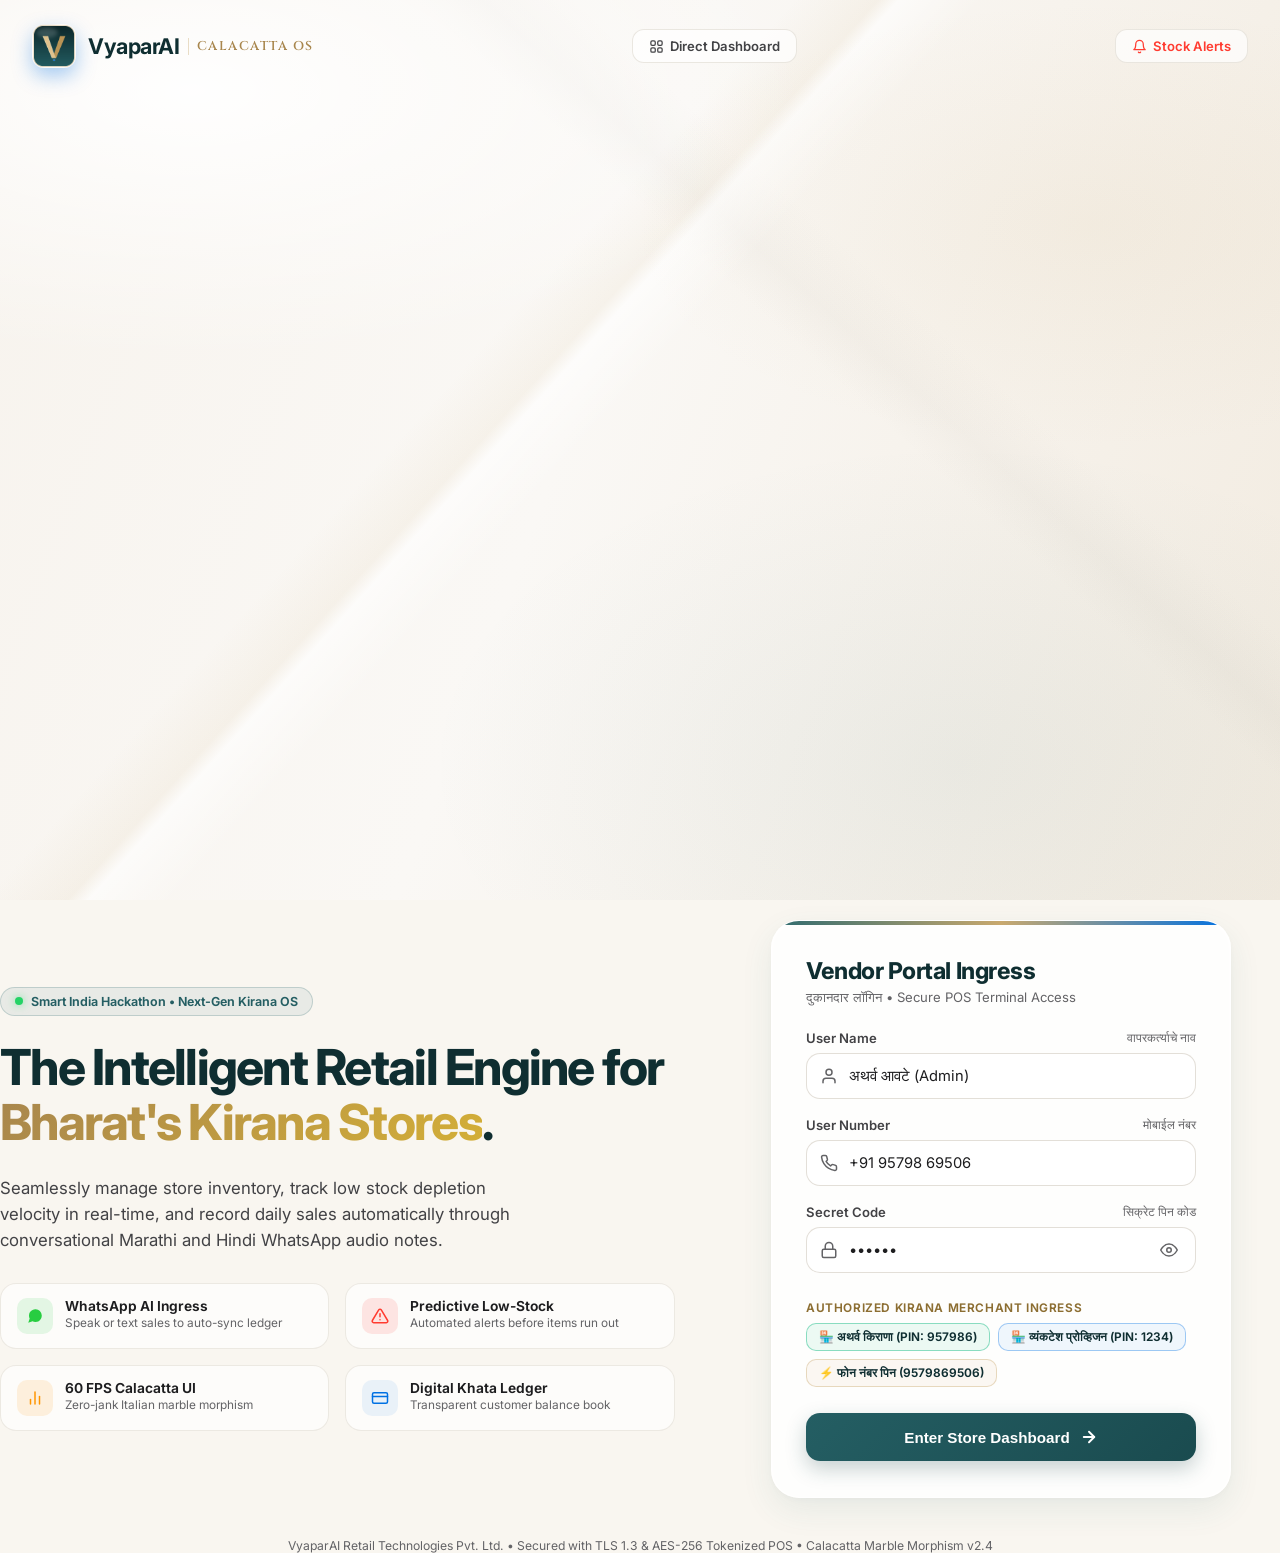
<file: frontend/alerts.html>
<!DOCTYPE html>
<html lang="en">
<head>
  <meta charset="UTF-8" />
  <meta name="viewport" content="width=device-width, initial-scale=1.0, maximum-scale=1.0, user-scalable=no" />
  <title>VyaparAI — Low Stock Alerts & Vendor Replenishment</title>

  <!-- VyaparAI Authentication Guard -->
  <script>
    if (!localStorage.getItem('vyaparai_auth_user')) {
      window.location.replace('login.html');
    }
  </script>
  
  <!-- Apple Typography: SF Pro / Inter font stack -->
  <link rel="preconnect" href="https://fonts.googleapis.com" />
  <link rel="preconnect" href="https://fonts.gstatic.com" crossorigin />
  <link href="https://fonts.googleapis.com/css2?family=Cinzel:wght@500;600;700&family=Inter:wght@300;400;450;500;550;600;650;700&display=swap" rel="stylesheet" />
  <link rel="stylesheet" href="assets/calacatta-theme.css" />
  <link rel="stylesheet" href="assets/godly-loader.css" />
  <script src="assets/vyapar-core.js"></script>
  <script src="assets/godly-loader.js"></script>

  <style>
    /* ==========================================================================
       Alerts Subpage Specific Lightweight Styles (Calacatta Marble + visionOS Glass)
       ========================================================================== */
    .alerts-hero-banner {
      background: linear-gradient(135deg, rgba(255, 59, 48, 0.08) 0%, rgba(201, 169, 110, 0.08) 100%);
      border: 1px solid rgba(255, 59, 48, 0.22);
      border-radius: 20px;
      padding: 18px 24px;
      margin-bottom: 22px;
      display: flex;
      align-items: center;
      justify-content: space-between;
      gap: 16px;
      position: relative;
      overflow: hidden;
    }
    .alerts-hero-left {
      display: flex;
      align-items: center;
      gap: 16px;
    }
    .alert-beacon-icon {
      width: 48px;
      height: 48px;
      border-radius: 14px;
      background: rgba(255, 59, 48, 0.14);
      color: var(--apple-coral);
      display: flex;
      align-items: center;
      justify-content: center;
      flex-shrink: 0;
      position: relative;
    }
    .alert-beacon-icon svg {
      width: 26px;
      height: 26px;
    }
    .beacon-pulse-ring {
      position: absolute;
      inset: -4px;
      border-radius: 18px;
      border: 2px solid rgba(255, 59, 48, 0.4);
      animation: beaconPulse 2s infinite;
    }
    @keyframes beaconPulse {
      0% { transform: scale(0.95); opacity: 0.8; }
      50% { transform: scale(1.1); opacity: 0; }
      100% { transform: scale(0.95); opacity: 0; }
    }

    .alerts-hero-text h1 {
      font-size: 1.25rem;
      font-weight: 700;
      color: var(--emerald-900);
      margin-bottom: 3px;
    }
    .alerts-hero-text p {
      font-size: 0.82rem;
      color: var(--text-secondary);
    }

    .alerts-hero-actions {
      display: flex;
      align-items: center;
      gap: 10px;
    }
    .btn-bulk-restock {
      padding: 10px 18px;
      border-radius: 12px;
      border: none;
      background: linear-gradient(135deg, var(--apple-coral) 0%, #d32f2f 100%);
      color: #fff;
      font-size: 0.84rem;
      font-weight: 650;
      cursor: pointer;
      display: flex;
      align-items: center;
      gap: 8px;
      box-shadow: 0 4px 14px rgba(255, 59, 48, 0.3);
      transition: all 0.22s var(--spring-snappy);
    }
    .btn-bulk-restock:hover {
      transform: translateY(-2px);
      box-shadow: 0 8px 20px rgba(255, 59, 48, 0.4);
    }

    /* Filter Toolbar */
    .alerts-toolbar {
      display: flex;
      align-items: center;
      justify-content: space-between;
      gap: 16px;
      margin-bottom: 20px;
      flex-wrap: wrap;
    }
    .alert-tabs-group {
      display: flex;
      align-items: center;
      gap: 8px;
      background: rgba(255, 255, 255, 0.65);
      padding: 5px;
      border-radius: 14px;
      border: var(--glass-border-subtle);
    }
    .alert-tab-btn {
      padding: 7px 14px;
      border-radius: 10px;
      border: none;
      background: transparent;
      color: var(--text-secondary);
      font-size: 0.8rem;
      font-weight: 600;
      cursor: pointer;
      transition: all 0.2s var(--spring-snappy);
      display: flex;
      align-items: center;
      gap: 6px;
    }
    .alert-tab-btn:hover {
      background: rgba(255, 255, 255, 0.8);
      color: var(--text-primary);
    }
    .alert-tab-btn.active {
      background: #ffffff;
      color: var(--emerald-800);
      box-shadow: 0 2px 8px rgba(0, 0, 0, 0.05);
    }
    .tab-counter-pill {
      font-size: 0.7rem;
      padding: 2px 6px;
      border-radius: 9999px;
      background: rgba(0, 0, 0, 0.06);
    }
    .tab-counter-pill.red {
      background: rgba(255, 59, 48, 0.15);
      color: var(--apple-coral);
    }

    /* Alert Cards Main Grid */
    .alerts-cards-grid {
      display: grid;
      grid-template-columns: repeat(auto-fill, minmax(360px, 1fr));
      gap: 20px;
      margin-bottom: 24px;
    }

    /* Alert Product Card */
    .alert-detail-card {
      background: var(--glass-surface-card);
      border-radius: 20px;
      border: var(--glass-border-specular);
      box-shadow: var(--glass-shadow-flat);
      padding: 18px 20px;
      display: flex;
      flex-direction: column;
      justify-content: space-between;
      position: relative;
      overflow: hidden;
      contain: layout style paint;
      transition: transform 0.28s var(--spring-snappy), box-shadow 0.28s var(--spring-snappy);
    }
    .alert-detail-card:hover {
      transform: translateY(-3px);
      box-shadow: var(--glass-shadow-elevated);
      border-color: rgba(201, 169, 110, 0.5);
    }
    .alert-detail-card.critical-border {
      border-left: 5px solid var(--apple-coral);
    }
    .alert-detail-card.warning-border {
      border-left: 5px solid var(--apple-amber);
    }

    .alert-card-top {
      display: flex;
      align-items: flex-start;
      gap: 14px;
      margin-bottom: 14px;
    }
    .alert-card-thumb-wrap {
      width: 64px;
      height: 64px;
      border-radius: 14px;
      background: rgba(240, 235, 228, 0.7);
      border: 1px solid rgba(210, 205, 195, 0.5);
      display: flex;
      align-items: center;
      justify-content: center;
      flex-shrink: 0;
      position: relative;
      overflow: hidden;
    }
    .alert-card-thumb {
      max-width: 82%;
      max-height: 82%;
      object-fit: contain;
      filter: drop-shadow(0 4px 6px rgba(0, 0, 0, 0.08));
    }

    .alert-card-info {
      flex: 1;
      display: flex;
      flex-direction: column;
    }
    .alert-card-name-row {
      display: flex;
      align-items: center;
      justify-content: space-between;
      gap: 8px;
    }
    .alert-card-title {
      font-size: 0.96rem;
      font-weight: 700;
      color: var(--text-primary);
    }
    .alert-card-sku {
      font-size: 0.72rem;
      color: var(--text-tertiary);
      margin-top: 2px;
    }
    .alert-urgency-pill {
      font-size: 0.7rem;
      font-weight: 700;
      padding: 3px 8px;
      border-radius: 9999px;
      text-transform: uppercase;
      letter-spacing: 0.04em;
    }
    .urgency-critical {
      background: rgba(255, 59, 48, 0.14);
      color: var(--apple-coral);
    }
    .urgency-warning {
      background: rgba(255, 149, 0, 0.14);
      color: var(--apple-amber);
    }

    /* Depletion Meter & Stats */
    .depletion-progress-row {
      margin: 12px 0 16px 0;
      display: flex;
      flex-direction: column;
      gap: 6px;
    }
    .depletion-label-wrap {
      display: flex;
      justify-content: space-between;
      align-items: center;
      font-size: 0.76rem;
    }
    .depletion-left-text {
      font-weight: 650;
      color: var(--text-secondary);
    }
    .depletion-pct-text {
      font-weight: 700;
    }

    .depletion-track {
      width: 100%;
      height: 7px;
      border-radius: 9999px;
      background: rgba(0, 0, 0, 0.06);
      overflow: hidden;
    }
    .depletion-fill {
      height: 100%;
      border-radius: 9999px;
      transition: width 0.8s var(--spring-snappy);
    }

    .alert-meta-stats-trio {
      display: grid;
      grid-template-columns: repeat(3, 1fr);
      gap: 8px;
      padding: 10px;
      border-radius: 12px;
      background: rgba(255, 255, 255, 0.6);
      border: 1px solid rgba(225, 220, 210, 0.5);
      margin-bottom: 14px;
    }
    .meta-stat-item {
      display: flex;
      flex-direction: column;
      align-items: center;
      text-align: center;
    }
    .meta-stat-label {
      font-size: 0.68rem;
      color: var(--text-tertiary);
    }
    .meta-stat-val {
      font-size: 0.86rem;
      font-weight: 700;
      color: var(--text-primary);
      margin-top: 2px;
    }

    /* Card Action Footer */
    .alert-card-footer {
      display: flex;
      align-items: center;
      justify-content: space-between;
      gap: 10px;
      padding-top: 12px;
      border-top: 1px solid rgba(225, 220, 210, 0.6);
    }
    .supplier-name-tag {
      font-size: 0.73rem;
      color: var(--text-tertiary);
      display: flex;
      align-items: center;
      gap: 5px;
    }
    .alert-btns-cluster {
      display: flex;
      align-items: center;
      gap: 6px;
    }
    .btn-quick-add {
      padding: 6px 10px;
      border-radius: 8px;
      border: 1px solid rgba(0, 113, 227, 0.4);
      background: rgba(0, 113, 227, 0.08);
      color: var(--apple-blue);
      font-size: 0.74rem;
      font-weight: 650;
      cursor: pointer;
      transition: all 0.2s var(--spring-snappy);
    }
    .btn-quick-add:hover {
      background: var(--apple-blue);
      color: #fff;
    }
    .btn-order-wa {
      padding: 6px 12px;
      border-radius: 8px;
      border: none;
      background: #25d366;
      color: #fff;
      font-size: 0.74rem;
      font-weight: 650;
      cursor: pointer;
      display: flex;
      align-items: center;
      gap: 5px;
      box-shadow: 0 2px 8px rgba(37, 211, 102, 0.3);
      transition: all 0.2s var(--spring-snappy);
    }
    .btn-order-wa:hover {
      background: #1ebc59;
      transform: translateY(-1px);
      box-shadow: 0 4px 12px rgba(37, 211, 102, 0.4);
    }

    /* Threshold Config Section */
    .config-grid-layout {
      display: grid;
      grid-template-columns: 1.5fr 1fr;
      gap: 20px;
      margin-top: 8px;
    }
    .slider-row {
      display: flex;
      align-items: center;
      justify-content: space-between;
      padding: 12px 14px;
      border-radius: 12px;
      background: rgba(255, 255, 255, 0.6);
      border: 1px solid rgba(225, 220, 210, 0.5);
      margin-bottom: 10px;
    }
    .slider-title {
      font-size: 0.82rem;
      font-weight: 600;
      color: var(--text-primary);
    }
    .slider-val-badge {
      font-size: 0.8rem;
      font-weight: 700;
      color: var(--emerald-800);
      background: rgba(45, 106, 111, 0.1);
      padding: 3px 8px;
      border-radius: 6px;
    }
    .apple-range-input {
      width: 140px;
      accent-color: var(--emerald-600);
      cursor: pointer;
    }
  
    .alert-detail-card.safe-border {
      border-left: 5px solid var(--apple-green) !important;
    }
    .urgency-safe {
      background: rgba(52, 199, 89, 0.14) !important;
      color: var(--apple-green) !important;
    }
    .depletion-fill.fill-safe {
      background: var(--apple-green) !important;
    }
    .depletion-fill.fill-warning {
      background: var(--apple-amber) !important;
    }

    /* Active indicator for dock rail */
    .apple-dock-rail {
      position: sticky;
      top: 0;
      height: 100vh;
      width: 68px;
      flex-shrink: 0;
      z-index: 40;
      display: flex !important;
      overflow: visible !important;
    }
    .apple-dock-rail .dock-btn.active {
      background: #ffffff !important;
      color: var(--apple-coral) !important;
      box-shadow: 0 4px 14px rgba(255, 59, 48, 0.22) !important;
    }
    .apple-dock-rail .dock-btn.active::after {
      content: '' !important;
      position: absolute !important;
      right: -8px !important;
      top: 50% !important;
      transform: translateY(-50%) !important;
      width: 4px !important;
      height: 18px !important;
      background: var(--apple-coral) !important;
      border-radius: 9999px !important;
      box-shadow: 0 0 10px rgba(255, 59, 48, 0.8) !important;
      display: block !important;
    }

    /* WhatsApp PO Preview Modal */
    .wa-po-modal-backdrop {
      position: fixed;
      inset: 0;
      background: rgba(15, 23, 42, 0.5);
      backdrop-filter: blur(10px);
      -webkit-backdrop-filter: blur(10px);
      display: none;
      align-items: center;
      justify-content: center;
      z-index: 1000;
      padding: 16px;
    }
    .wa-po-modal-backdrop.open {
      display: flex;
    }
    .wa-po-modal-card {
      background: #ffffff;
      border-radius: 20px;
      width: 100%;
      max-width: 520px;
      box-shadow: 0 24px 48px rgba(0, 0, 0, 0.2);
      border: 1px solid rgba(220, 215, 205, 0.8);
      padding: 24px;
      animation: poModalPop 0.24s var(--spring-snappy);
    }
    @keyframes poModalPop {
      0% { transform: scale(0.92); opacity: 0; }
      100% { transform: scale(1); opacity: 1; }
    }
    .wa-po-url-box {
      background: #f1f5f9;
      border: 1px solid #cbd5e1;
      border-radius: 10px;
      padding: 10px 12px;
      font-family: ui-monospace, SFMono-Regular, Menlo, Monaco, Consolas, monospace;
      font-size: 0.72rem;
      color: #0f766e;
      word-break: break-all;
      margin-bottom: 14px;
      max-height: 72px;
      overflow-y: auto;
    }
    .wa-po-msg-box {
      background: #f8fafc;
      border: 1px solid rgba(37, 211, 102, 0.35);
      border-radius: 12px;
      padding: 14px;
      font-size: 0.76rem;
      line-height: 1.5;
      color: #1e293b;
      font-family: inherit;
      white-space: pre-wrap;
      max-height: 200px;
      overflow-y: auto;
      margin-bottom: 18px;
    }

    /* Mobile Bottom Dock Navigation */
    @media (max-width: 768px) {
      .apple-dock-rail {
        display: flex !important;
        position: sticky;
        top: 0;
        height: 100vh;
        width: 68px;
        flex-shrink: 0;
        z-index: 40;
      }
      .dashboard-canvas {
        width: calc(100% - 68px);
        flex: 1;
        min-width: 0;
        padding: 12px;
      }
      .mobile-dock-bottom-bar { display: none !important; }
      .mobile-dock-bottom-bar {
        position: fixed;
        bottom: 0;
        left: 0;
        right: 0;
        height: 64px;
        background: rgba(255, 255, 255, 0.96);
        backdrop-filter: blur(20px);
        -webkit-backdrop-filter: blur(20px);
        border-top: 1px solid rgba(220, 215, 205, 0.8);
        display: flex;
        align-items: center;
        justify-content: space-around;
        padding: 0 10px;
        z-index: 99;
      }
      .mobile-dock-btn {
        display: flex;
        flex-direction: column;
        align-items: center;
        gap: 2px;
        color: var(--text-tertiary);
        text-decoration: none;
        font-size: 0.65rem;
        font-weight: 600;
        border: none;
        background: transparent;
        cursor: pointer;
        padding: 6px 10px;
        border-radius: 8px;
      }
      .mobile-dock-btn.active {
        color: var(--apple-coral);
        background: rgba(255, 59, 48, 0.08);
      }
      .mobile-dock-btn svg {
        width: 22px;
        height: 22px;
      }
      .dashboard-canvas {
        padding-bottom: 84px !important;
      }
      .alerts-cards-grid {
        grid-template-columns: 1fr !important;
      }
    }
    @media (min-width: 769px) {
      .mobile-dock-bottom-bar { display: none !important; }
    }

  
    .header-right-cluster {
      display: flex;
      align-items: center;
      gap: 10px;
      flex-wrap: nowrap;
      flex-shrink: 0;
    }

    .header-pill-item {
      display: inline-flex;
      align-items: center;
      gap: 8px;
      padding: 7px 13px;
      border-radius: 12px;
      background: rgba(255, 255, 255, 0.6);
      border: 1px solid rgba(220, 215, 205, 0.5);
      font-size: 0.82rem;
      font-weight: 500;
      color: var(--text-secondary);
      cursor: pointer;
      white-space: nowrap;
      flex-shrink: 0;
      line-height: 1.2;
      transition: all 0.22s var(--spring-snappy);
    }
    .header-pill-item:hover {
      background: #ffffff;
      color: var(--text-primary);
      border-color: var(--brass-500);
      box-shadow: 0 2px 8px rgba(0, 0, 0, 0.04);
    }
    .header-pill-item svg {
      width: 15px;
      height: 15px;
      flex-shrink: 0;
    }

    .header-logout-btn {
      display: inline-flex !important;
      align-items: center !important;
      gap: 6px !important;
      white-space: nowrap !important;
      flex-shrink: 0 !important;
      cursor: pointer;
      color: var(--apple-coral) !important;
      border: 1px solid rgba(255, 59, 48, 0.28) !important;
      background: rgba(255, 59, 48, 0.06) !important;
      font-weight: 600 !important;
      padding: 7px 12px !important;
      border-radius: 12px !important;
      line-height: 1.2 !important;
    }
    .header-logout-btn:hover {
      background: rgba(255, 59, 48, 0.14) !important;
      border-color: rgba(255, 59, 48, 0.45) !important;
    }
</style>
</head>
<body>

  <!-- App Main Viewport -->
  <div class="app-viewport">
    
    <!-- 1. Apple macOS Dock-Style Sidebar Rail -->
    <aside class="apple-dock-rail">
      <div class="dock-top-cluster">
        <div class="dock-brand-logo" title="VyaparAI Enterprise" onclick="window.location.href='index.html'">V</div>
        
        <nav class="dock-items-group">
          <!-- 1. Home / Dashboard -->
          <button class="dock-btn" title="Dashboard (मुख्यपृष्ठ)" onclick="window.location.href='index.html'">
            <svg viewBox="0 0 24 24" fill="none" stroke="currentColor" stroke-width="2" stroke-linecap="round" stroke-linejoin="round">
              <rect x="3" y="3" width="7" height="7" rx="2"></rect>
              <rect x="14" y="3" width="7" height="7" rx="2"></rect>
              <rect x="14" y="14" width="7" height="7" rx="2"></rect>
              <rect x="3" y="14" width="7" height="7" rx="2"></rect>
            </svg>
          </button>

          <!-- 2. Inventory Register -->
          <button class="dock-btn" title="Inventory Stock (स्टॉक नोंद)" onclick="window.location.href='inventory.html'">
            <svg viewBox="0 0 24 24" fill="none" stroke="currentColor" stroke-width="2" stroke-linecap="round" stroke-linejoin="round">
              <path d="M21 16V8a2 2 0 0 0-1-1.73l-7-4a2 2 0 0 0-2 0l-7 4A2 2 0 0 0 3 8v8a2 2 0 0 0 1 1.73l7 4a2 2 0 0 0 2 0l7-4A2 2 0 0 0 21 16z"></path>
              <polyline points="3.27 6.96 12 12.01 20.73 6.96"></polyline>
              <line x1="12" y1="22.08" x2="12" y2="12"></line>
            </svg>
          </button>

          <!-- 3. Sales & Transactions -->
          <button class="dock-btn" title="Sales & Ledger (विक्री खतावणी)" onclick="window.location.href='sales.html'">
            <svg viewBox="0 0 24 24" fill="none" stroke="currentColor" stroke-width="2" stroke-linecap="round" stroke-linejoin="round">
              <rect x="2" y="5" width="20" height="14" rx="2"></rect>
              <line x1="2" y1="10" x2="22" y2="10"></line>
            </svg>
          </button>

          <!-- 4. Customers & Khata -->
          <button class="dock-btn" title="Customers & Khata (खाते नोंद)" onclick="window.location.href='khata.html'">
            <svg viewBox="0 0 24 24" fill="none" stroke="currentColor" stroke-width="2" stroke-linecap="round" stroke-linejoin="round">
              <path d="M17 21v-2a4 4 0 0 0-4-4H5a4 4 0 0 0-4 4v2"></path>
              <circle cx="9" cy="7" r="4"></circle>
              <path d="M23 21v-2a4 4 0 0 0-3-3.87"></path>
              <path d="M16 3.13a4 4 0 0 1 0 7.75"></path>
            </svg>
          </button>

          <!-- 5. Low Stock Alerts (Active) -->
          <button class="dock-btn active" title="Low Stock Alerts (साठा सूचना)" onclick="window.location.href='alerts.html'" style="color: var(--apple-coral);">
            <svg viewBox="0 0 24 24" fill="none" stroke="currentColor" stroke-width="2" stroke-linecap="round" stroke-linejoin="round">
              <path d="M18 8A6 6 0 0 0 6 8c0 7-3 9-3 9h18s-3-2-3-9"></path>
              <path d="M13.73 21a2 2 0 0 1-3.46 0"></path>
            </svg>
          </button>

          <!-- 6. Analytics & SIH Reports -->
          <button class="dock-btn" title="Analytics & SIH Reports (विश्लेषण)" onclick="window.location.href='analytics.html'">
            <svg viewBox="0 0 24 24" fill="none" stroke="currentColor" stroke-width="2" stroke-linecap="round" stroke-linejoin="round">
              <line x1="18" y1="20" x2="18" y2="10"></line>
              <line x1="12" y1="20" x2="12" y2="4"></line>
              <line x1="6" y1="20" x2="6" y2="14"></line>
            </svg>
          </button>

          <!-- WhatsApp Simulation Trigger -->
          <button class="dock-btn" title="WhatsApp AI Ingress" onclick="toggleWhatsAppDrawer()" style="color: #25d366;">
            <svg viewBox="0 0 24 24" fill="none" stroke="currentColor" stroke-width="2" stroke-linecap="round" stroke-linejoin="round">
              <path d="M21 11.5a8.38 8.38 0 0 1-.9 3.8 8.5 8.5 0 0 1-7.6 4.7 8.38 8.38 0 0 1-3.8-.9L3 21l1.9-5.7a8.38 8.38 0 0 1-.9-3.8 8.5 8.5 0 0 1 4.7-7.6 8.38 8.38 0 0 1 3.8-.9h.5a8.48 8.48 0 0 1 8 8v.5z"></path>
            </svg>
          </button>
        </nav>
      </div>

      <div class="dock-bottom-cluster">
        <!-- 7. Settings -->
        <button class="dock-btn" title="Settings (सेटिंग्ज)" onclick="window.location.href='settings.html'">
          <svg viewBox="0 0 24 24" fill="none" stroke="currentColor" stroke-width="2" stroke-linecap="round" stroke-linejoin="round">
            <circle cx="12" cy="12" r="3"></circle>
            <path d="M19.4 15a1.65 1.65 0 0 0 .33 1.82l.06.06a2 2 0 0 1 0 2.83 2 2 0 0 1-2.83 0l-.06-.06a1.65 1.65 0 0 0-1.82-.33 1.65 1.65 0 0 0-1 1.51V21a2 2 0 0 1-2 2 2 2 0 0 1-2-2v-.09A1.65 1.65 0 0 0 9 19.4a1.65 1.65 0 0 0-1.82.33l-.06.06a2 2 0 0 1-2.83 0 2 2 0 0 1 0-2.83l.06-.06a1.65 1.65 0 0 0 .33-1.82 1.65 1.65 0 0 0-1.51-1H3a2 2 0 0 1-2-2 2 2 0 0 1 2-2h.09A1.65 1.65 0 0 0 4.6 9a1.65 1.65 0 0 0-.33-1.82l-.06-.06a2 2 0 0 1 0-2.83 2 2 0 0 1 2.83 0l.06.06a1.65 1.65 0 0 0 1.82.33H9a1.65 1.65 0 0 0 1-1.51V3a2 2 0 0 1 2-2 2 2 0 0 1 2 2v.09a1.65 1.65 0 0 0 1 1.51 1.65 1.65 0 0 0 1.82-.33l.06-.06a2 2 0 0 1 2.83 0 2 2 0 0 1 0 2.83l-.06.06a1.65 1.65 0 0 0-.33 1.82V9a1.65 1.65 0 0 0 1.51 1H21a2 2 0 0 1 2 2 2 2 0 0 1-2 2h-.09a1.65 1.65 0 0 0-1.51 1z"></path>
          </svg>
        </button>

        <!-- 8. Logout -->
        <button class="dock-btn" title="Logout (बाहेर पडा 🚪)" onclick="localStorage.removeItem('vyaparai_auth_user'); localStorage.removeItem('vyaparai_auth_token'); sessionStorage.removeItem('just_logged_in'); window.location.href='login.html';" style="color: var(--apple-coral);">
          <svg viewBox="0 0 24 24" fill="none" stroke="currentColor" stroke-width="2" stroke-linecap="round" stroke-linejoin="round">
            <path d="M9 21H5a2 2 0 0 1-2-2V5a2 2 0 0 1 2-2h4"></path>
            <polyline points="16 17 21 12 16 7"></polyline>
            <line x1="21" y1="12" x2="9" y2="12"></line>
          </svg>
        </button>
      </div>
    </aside>

    <!-- 2. Main Canvas Content -->
    <main class="dashboard-canvas">

      <!-- Floating Island Top Header -->
      <header class="floating-island-header">
        <div class="header-left-cluster">
          <div class="brand-title">
            VyaparAI
            <span class="luxury-sub">Low Stock Alert Center</span>
          </div>

          <!-- Apple Search Bar -->
          <div class="apple-search-wrap">
            <svg class="search-icon-svg" viewBox="0 0 24 24" fill="none" stroke="currentColor" stroke-width="2" stroke-linecap="round" stroke-linejoin="round">
              <circle cx="11" cy="11" r="8"></circle>
              <line x1="21" y1="21" x2="16.65" y2="16.65"></line>
            </svg>
            <input type="text" class="apple-search-input" id="alertSearchInput" placeholder="Filter low stock items, SKUs..." oninput="handleAlertSearch(this.value)" />
            <span class="search-cmd-k">⌘K</span>
          </div>
        </div>

        <div class="header-right-cluster">
          <!-- Back to Dashboard Link -->
          <a href="index.html" class="header-pill-item" style="text-decoration: none; color: var(--emerald-900); font-weight: 650;" title="Return to Store Dashboard">
            <svg width="14" height="14" viewBox="0 0 24 24" fill="none" stroke="currentColor" stroke-width="2.5" stroke-linecap="round" stroke-linejoin="round">
              <path d="M19 12H5"></path>
              <polyline points="12 19 5 12 12 5"></polyline>
            </svg>
            <span>Dashboard</span>
          </a>

          <!-- Single Store Primary Badge (Locked Atharva Kirana) -->
          <div class="header-pill-item" style="font-weight: 600; color: var(--emerald-800); background: rgba(45, 106, 111, 0.08); border: 1px solid rgba(45, 106, 111, 0.2);" title="Single Active Store: DEMO_KIRANA_KOP">
            <span id="currentDukaanName">🏪 अथर्व किराणा स्टोअर्स, कोल्हापूर (DEMO_KIRANA_KOP)</span>
          </div>

          <!-- Authenticated Merchant Session Pill -->
          <div class="header-pill-item merchant-user-pill" id="headerMerchantPill" onclick="showAppleToast('अधिकृत व्यापारी: ' + (document.getElementById('headerMerchantName')?.textContent || 'अथर्व आवटे (Admin) (DEMO_KIRANA_KOP)'))" title="Authenticated Kirana Merchant" style="font-weight: 600; cursor: pointer;">
            <svg viewBox="0 0 24 24" fill="none" stroke="currentColor" stroke-width="2" stroke-linecap="round" stroke-linejoin="round" style="width: 14px; height: 14px; color: var(--emerald-600);">
              <circle cx="12" cy="7" r="4"></circle>
              <path d="M20 21v-2a4 4 0 0 0-4-4H8a4 4 0 0 0-4 4v2"></path>
            </svg>
            <span id="headerMerchantName">अथर्व आवटे (Admin) (DEMO_KIRANA_KOP)</span>
          </div>


          <!-- Functional Header Logout Button -->
          <button type="button" class="header-pill-item header-logout-btn" onclick="logoutMerchant()" title="Logout from VyaparAI / बाहेर पडा" style="cursor: pointer; color: var(--apple-coral); border: 1px solid rgba(255, 59, 48, 0.28); background: rgba(255, 59, 48, 0.06); font-weight: 600; display: inline-flex; align-items: center; gap: 6px; white-space: nowrap; flex-shrink: 0;">
            <svg width="14" height="14" viewBox="0 0 24 24" fill="none" stroke="currentColor" stroke-width="2" stroke-linecap="round" stroke-linejoin="round">
              <path d="M9 21H5a2 2 0 0 1-2-2V5a2 2 0 0 1 2-2h4"></path>
              <polyline points="16 17 21 12 16 7"></polyline>
              <line x1="21" y1="12" x2="9" y2="12"></line>
            </svg>
            <span>बाहेर पडा 🚪</span>
          </button>
        </div>
      </header>

      <!-- Low Stock Hero Status Banner -->
      <div class="alerts-hero-banner">
        <div class="alerts-hero-left">
          <div class="alert-beacon-icon">
            <div class="beacon-pulse-ring"></div>
            <svg viewBox="0 0 24 24" fill="none" stroke="currentColor" stroke-width="2" stroke-linecap="round" stroke-linejoin="round">
              <path d="M10.29 3.86L1.82 18a2 2 0 0 0 1.71 3h16.94a2 2 0 0 0 1.71-3L13.71 3.86a2 2 0 0 0-3.42 0z"></path>
              <line x1="12" y1="9" x2="12" y2="13"></line>
              <line x1="12" y1="17" x2="12.01" y2="17"></line>
            </svg>
          </div>
          <div class="alerts-hero-text">
            <h1>3 Critical Stockout Risks Detected</h1>
            <p>Parle-G, Sunflower Oil, and Colgate have reached the emergency replenishment threshold. Reorder now to prevent stockouts.</p>
          </div>
        </div>

        <div class="alerts-hero-actions">
          <button class="btn-bulk-restock" id="btnRestockAllCritical" onclick="handleRestockAllCritical()" style="background: linear-gradient(135deg, var(--emerald-700) 0%, var(--emerald-800) 100%); box-shadow: 0 4px 14px rgba(26, 75, 79, 0.3);">
            <svg width="16" height="16" viewBox="0 0 24 24" fill="none" stroke="currentColor" stroke-width="2.2" stroke-linecap="round" stroke-linejoin="round">
              <path d="M21 16V8a2 2 0 0 0-1-1.73l-7-4a2 2 0 0 0-2 0l-7 4A2 2 0 0 0 3 8v8a2 2 0 0 0 1 1.73l7 4a2 2 0 0 0 2 0l7-4A2 2 0 0 0 21 16z"></path>
              <polyline points="3.27 6.96 12 12.01 20.73 6.96"></polyline>
              <line x1="12" y1="22.08" x2="12" y2="12"></line>
            </svg>
            Restock All Critical Items
          </button>
          <button class="btn-bulk-restock" id="btnBulkWhatsAppPO" onclick="triggerBulkPO()">
            <svg width="16" height="16" viewBox="0 0 24 24" fill="none" stroke="currentColor" stroke-width="2.2" stroke-linecap="round" stroke-linejoin="round">
              <polyline points="23 4 23 10 17 10"></polyline>
              <polyline points="1 20 1 14 7 14"></polyline>
              <path d="M3.51 9a9 9 0 0 1 14.85-3.36L23 10M1 14l4.64 4.36A9 9 0 0 0 20.49 15"></path>
            </svg>
            1-Click Bulk PO via WhatsApp
          </button>
        </div>
      </div>

      <!-- Quick Summary Metric Trio -->
      <div class="bento-grid" style="margin-bottom: 24px;">
        <div class="glass-card" style="grid-column: span 4;">
          <div class="card-header-row" style="margin-bottom: 4px;">
            <span style="font-size: 0.8rem; font-weight: 600; color: var(--text-secondary);">Active Critical Alerts</span>
            <span class="status-pill status-low">Critical</span>
          </div>
          <div style="font-size: 2.1rem; font-weight: 750; color: var(--apple-coral); margin-top: 6px;" class="tabular-nums" id="statCriticalCount">3 Items</div>
          <div style="font-size: 0.74rem; color: var(--text-tertiary); margin-top: 4px;">Below 15% minimum safety threshold</div>
        </div>

        <div class="glass-card" style="grid-column: span 4;">
          <div class="card-header-row" style="margin-bottom: 4px;">
            <span style="font-size: 0.8rem; font-weight: 600; color: var(--text-secondary);">Estimated Reorder Capital</span>
            <span class="status-pill status-in">Calculated</span>
          </div>
          <div style="font-size: 2.1rem; font-weight: 750; color: var(--emerald-800); margin-top: 6px;" class="tabular-nums" id="statReorderVal">₹4,850</div>
          <div style="font-size: 0.74rem; color: var(--text-tertiary); margin-top: 4px;">Funds required to bring stock to 100% capacity</div>
        </div>

        <div class="glass-card" style="grid-column: span 4;">
          <div class="card-header-row" style="margin-bottom: 4px;">
            <span style="font-size: 0.8rem; font-weight: 600; color: var(--text-secondary);">Avg. Depletion Velocity</span>
            <span class="status-pill status-low" style="background: rgba(255, 149, 0, 0.12); color: var(--apple-amber);">1.4 Days</span>
          </div>
          <div style="font-size: 2.1rem; font-weight: 750; color: var(--text-primary); margin-top: 6px;" class="tabular-nums">1.4 Days</div>
          <div style="font-size: 0.74rem; color: var(--text-tertiary); margin-top: 4px;">Estimated time to total retail stockout</div>
        </div>
      </div>

      <!-- Filter Toolbar -->
      <div class="alerts-toolbar">
        <div class="alert-tabs-group">
          <button class="alert-tab-btn active" onclick="filterAlerts('all', this)">
            All Alerts <span class="tab-counter-pill" id="tabCountAll">6</span>
          </button>
          <button class="alert-tab-btn" onclick="filterAlerts('critical', this)">
            Critical <span class="tab-counter-pill red" id="tabCountCritical">3</span>
          </button>
          <button class="alert-tab-btn" onclick="filterAlerts('warning', this)">
            Warning <span class="tab-counter-pill" id="tabCountWarning">3</span>
          </button>
          <button class="alert-tab-btn" onclick="filterAlerts('resolved', this)">
            Replenished <span class="tab-counter-pill" id="tabCountResolved">0</span>
          </button>
        </div>

        <div style="display: flex; gap: 8px;">
          <button class="nav-pill-btn" onclick="showAppleToast('Refreshed real-time inventory feed')">
            <svg width="14" height="14" viewBox="0 0 24 24" fill="none" stroke="currentColor" stroke-width="2" stroke-linecap="round" stroke-linejoin="round">
              <path d="M21.5 2v6h-6M2.5 22v-6h6M2 11.5a10 10 0 0 1 18.8-4.3M22 12.5a10 10 0 0 1-18.8 4.2"></path>
            </svg>
            Live Refresh
          </button>
        </div>
      </div>

            <!-- Active Alerts Product Cards Grid -->
      <div class="alerts-cards-grid" id="alertsGrid">

        <!-- Card 1: Parle-G Biscuits (Critical) -->
        <div class="alert-detail-card critical-border" id="card-parleg" data-id="parleg" data-category="critical">
          <div>
            <div class="alert-card-top">
              <div class="alert-card-thumb-wrap" style="background: rgba(255, 235, 230, 0.8);">
                <img src="assets/products/parle_g.jpg" onerror="this.onerror=null; this.src='assets/products/placeholder.svg';" alt="Parle-G" class="alert-card-thumb" />
              </div>
              <div class="alert-card-info">
                <div class="alert-card-name-row">
                  <span class="alert-card-title">Parle-G Biscuits</span>
                  <span class="alert-urgency-pill urgency-critical" id="urgency-badge-parleg">Critical</span>
                </div>
                <span class="alert-card-sku">SKU: P01 • Biscuits & Snacks</span>
              </div>
            </div>

            <!-- Depletion Progress -->
            <div class="depletion-progress-row">
              <div class="depletion-label-wrap">
                <span class="depletion-left-text" id="stock-text-parleg">Current Stock: 18 / 100 pkts</span>
                <span class="depletion-pct-text val-danger tabular-nums" id="pct-text-parleg">18% left</span>
              </div>
              <div class="depletion-track">
                <div class="depletion-fill fill-danger" id="track-fill-parleg" style="width: 18%;"></div>
              </div>
            </div>

            <div class="alert-meta-stats-trio">
              <div class="meta-stat-item">
                <span class="meta-stat-label">Daily Burn Rate</span>
                <span class="meta-stat-val tabular-nums">~14 pkts/d</span>
              </div>
              <div class="meta-stat-item">
                <span class="meta-stat-label">Stockout In</span>
                <span class="meta-stat-val val-danger tabular-nums" id="days-text-parleg">1.3 Days</span>
              </div>
              <div class="meta-stat-item">
                <span class="meta-stat-label">Reorder Cost</span>
                <span class="meta-stat-val tabular-nums" id="cost-text-parleg">₹968</span>
              </div>
            </div>
          </div>

          <div class="alert-card-footer">
            <span class="supplier-name-tag" title="Wholesale Distributor">
              🏢 Mahavir Biscuits Wholesale
            </span>
            <div class="alert-btns-cluster">
              <button class="btn-quick-add" onclick="handleQuickAdd('parleg', 25)" title="Add 25 packets to inventory">+25</button>
              <button class="btn-quick-add" onclick="handleQuickAdd('parleg', 50)" title="Add 50 packets to inventory">+50</button>
              <button class="btn-order-wa" onclick="triggerWhatsAppPO('parleg')" title="Generate WhatsApp Purchase Order">
                <svg width="14" height="14" viewBox="0 0 24 24" fill="currentColor">
                  <path d="M21 11.5a8.38 8.38 0 0 1-.9 3.8 8.5 8.5 0 0 1-7.6 4.7 8.38 8.38 0 0 1-3.8-.9L3 21l1.9-5.7a8.38 8.38 0 0 1-.9-3.8 8.5 8.5 0 0 1 4.7-7.6 8.38 8.38 0 0 1 3.8-.9h.5a8.48 8.48 0 0 1 8 8v.5z"></path>
                </svg>
                PO
              </button>
            </div>
          </div>
        </div>

        <!-- Card 2: Fortune Sunflower Oil 1L (Critical) -->
        <div class="alert-detail-card critical-border" id="card-sunfloweroil" data-id="sunfloweroil" data-category="critical">
          <div>
            <div class="alert-card-top">
              <div class="alert-card-thumb-wrap" style="background: rgba(255, 250, 230, 0.8);">
                <img src="assets/products/sunfloweroil.jpg" onerror="this.onerror=null; this.src='assets/products/fortune_oil.jpg';" alt="Sunflower Oil" class="alert-card-thumb" />
              </div>
              <div class="alert-card-info">
                <div class="alert-card-name-row">
                  <span class="alert-card-title">Fortune Sunflower Oil 1L</span>
                  <span class="alert-urgency-pill urgency-critical" id="urgency-badge-sunfloweroil">Critical</span>
                </div>
                <span class="alert-card-sku">SKU: P04 • Edible Oils</span>
              </div>
            </div>

            <div class="depletion-progress-row">
              <div class="depletion-label-wrap">
                <span class="depletion-left-text" id="stock-text-sunfloweroil">Current Stock: 12 / 100 btls</span>
                <span class="depletion-pct-text val-danger tabular-nums" id="pct-text-sunfloweroil">12% left</span>
              </div>
              <div class="depletion-track">
                <div class="depletion-fill fill-danger" id="track-fill-sunfloweroil" style="width: 12%;"></div>
              </div>
            </div>

            <div class="alert-meta-stats-trio">
              <div class="meta-stat-item">
                <span class="meta-stat-label">Daily Burn Rate</span>
                <span class="meta-stat-val tabular-nums">~8 btls/d</span>
              </div>
              <div class="meta-stat-item">
                <span class="meta-stat-label">Stockout In</span>
                <span class="meta-stat-val val-danger tabular-nums" id="days-text-sunfloweroil">1.5 Days</span>
              </div>
              <div class="meta-stat-item">
                <span class="meta-stat-label">Reorder Cost</span>
                <span class="meta-stat-val tabular-nums" id="cost-text-sunfloweroil">₹6,160</span>
              </div>
            </div>
          </div>

          <div class="alert-card-footer">
            <span class="supplier-name-tag" title="Authorized Edible Oil Distributor">
              🏢 Fortune Oils Distributor
            </span>
            <div class="alert-btns-cluster">
              <button class="btn-quick-add" onclick="handleQuickAdd('sunfloweroil', 25)" title="Add 25 bottles to inventory">+25</button>
              <button class="btn-quick-add" onclick="handleQuickAdd('sunfloweroil', 50)" title="Add 50 bottles to inventory">+50</button>
              <button class="btn-order-wa" onclick="triggerWhatsAppPO('sunfloweroil')" title="Generate WhatsApp Purchase Order">
                <svg width="14" height="14" viewBox="0 0 24 24" fill="currentColor">
                  <path d="M21 11.5a8.38 8.38 0 0 1-.9 3.8 8.5 8.5 0 0 1-7.6 4.7 8.38 8.38 0 0 1-3.8-.9L3 21l1.9-5.7a8.38 8.38 0 0 1-.9-3.8 8.5 8.5 0 0 1 4.7-7.6 8.38 8.38 0 0 1 3.8-.9h.5a8.48 8.48 0 0 1 8 8v.5z"></path>
                </svg>
                PO
              </button>
            </div>
          </div>
        </div>

        <!-- Card 3: Colgate Strong Teeth (Critical) -->
        <div class="alert-detail-card critical-border" id="card-colgate" data-id="colgate" data-category="critical">
          <div>
            <div class="alert-card-top">
              <div class="alert-card-thumb-wrap" style="background: rgba(255, 236, 236, 0.8);">
                <img src="assets/products/colgate.jpg" onerror="this.onerror=null; this.src='assets/products/alert_colgate.png';" alt="Colgate Strong Teeth" class="alert-card-thumb" />
              </div>
              <div class="alert-card-info">
                <div class="alert-card-name-row">
                  <span class="alert-card-title">Colgate Strong Teeth</span>
                  <span class="alert-urgency-pill urgency-critical" id="urgency-badge-colgate">Critical</span>
                </div>
                <span class="alert-card-sku">SKU: P03 • Oral Hygiene</span>
              </div>
            </div>

            <div class="depletion-progress-row">
              <div class="depletion-label-wrap">
                <span class="depletion-left-text" id="stock-text-colgate">Current Stock: 8 / 50 tubes</span>
                <span class="depletion-pct-text val-danger tabular-nums" id="pct-text-colgate">16% left</span>
              </div>
              <div class="depletion-track">
                <div class="depletion-fill fill-danger" id="track-fill-colgate" style="width: 16%;"></div>
              </div>
            </div>

            <div class="alert-meta-stats-trio">
              <div class="meta-stat-item">
                <span class="meta-stat-label">Daily Burn Rate</span>
                <span class="meta-stat-val tabular-nums">~5 tubes/d</span>
              </div>
              <div class="meta-stat-item">
                <span class="meta-stat-label">Stockout In</span>
                <span class="meta-stat-val val-danger tabular-nums" id="days-text-colgate">1.6 Days</span>
              </div>
              <div class="meta-stat-item">
                <span class="meta-stat-label">Reorder Cost</span>
                <span class="meta-stat-val tabular-nums" id="cost-text-colgate">₹630</span>
              </div>
            </div>
          </div>

          <div class="alert-card-footer">
            <span class="supplier-name-tag" title="Authorized FMCG Agency">
              🏢 Colgate-Palmolive Agency
            </span>
            <div class="alert-btns-cluster">
              <button class="btn-quick-add" onclick="handleQuickAdd('colgate', 25)" title="Add 25 tubes to inventory">+25</button>
              <button class="btn-quick-add" onclick="handleQuickAdd('colgate', 50)" title="Add 50 tubes to inventory">+50</button>
              <button class="btn-order-wa" onclick="triggerWhatsAppPO('colgate')" title="Generate WhatsApp Purchase Order">
                <svg width="14" height="14" viewBox="0 0 24 24" fill="currentColor">
                  <path d="M21 11.5a8.38 8.38 0 0 1-.9 3.8 8.5 8.5 0 0 1-7.6 4.7 8.38 8.38 0 0 1-3.8-.9L3 21l1.9-5.7a8.38 8.38 0 0 1-.9-3.8 8.5 8.5 0 0 1 4.7-7.6 8.38 8.38 0 0 1 3.8-.9h.5a8.48 8.48 0 0 1 8 8v.5z"></path>
                </svg>
                PO
              </button>
            </div>
          </div>
        </div>

        <!-- Card 4: Sugar Loose (Warning) -->
        <div class="alert-detail-card warning-border" id="card-sugar" data-id="sugar" data-category="warning">
          <div>
            <div class="alert-card-top">
              <div class="alert-card-thumb-wrap" style="background: rgba(228, 242, 255, 0.8);">
                <img src="assets/products/sugar.jpg" onerror="this.onerror=null; this.src='assets/products/sugar.png';" alt="Sugar Loose" class="alert-card-thumb" />
              </div>
              <div class="alert-card-info">
                <div class="alert-card-name-row">
                  <span class="alert-card-title">Sugar (Loose) Refined</span>
                  <span class="alert-urgency-pill urgency-warning" id="urgency-badge-sugar">Warning</span>
                </div>
                <span class="alert-card-sku">SKU: P02 • Staples & Groceries</span>
              </div>
            </div>

            <div class="depletion-progress-row">
              <div class="depletion-label-wrap">
                <span class="depletion-left-text" id="stock-text-sugar">Current Stock: 18 kg / 100 kg</span>
                <span class="depletion-pct-text val-normal tabular-nums" id="pct-text-sugar" style="color: var(--apple-amber);">18% left</span>
              </div>
              <div class="depletion-track">
                <div class="depletion-fill fill-warning" id="track-fill-sugar" style="width: 18%;"></div>
              </div>
            </div>

            <div class="alert-meta-stats-trio">
              <div class="meta-stat-item">
                <span class="meta-stat-label">Daily Burn Rate</span>
                <span class="meta-stat-val tabular-nums">~10 kg/d</span>
              </div>
              <div class="meta-stat-item">
                <span class="meta-stat-label">Stockout In</span>
                <span class="meta-stat-val tabular-nums" id="days-text-sugar" style="color: var(--apple-amber);">1.8 Days</span>
              </div>
              <div class="meta-stat-item">
                <span class="meta-stat-label">Reorder Cost</span>
                <span class="meta-stat-val tabular-nums" id="cost-text-sugar">₹1,968</span>
              </div>
            </div>
          </div>

          <div class="alert-card-footer">
            <span class="supplier-name-tag" title="Sugar Cooperative Mill">
              🏢 Sangamner Sugar Mills
            </span>
            <div class="alert-btns-cluster">
              <button class="btn-quick-add" onclick="handleQuickAdd('sugar', 25)" title="Add 25kg to inventory">+25</button>
              <button class="btn-quick-add" onclick="handleQuickAdd('sugar', 50)" title="Add 50kg to inventory">+50</button>
              <button class="btn-order-wa" onclick="triggerWhatsAppPO('sugar')" title="Generate WhatsApp Purchase Order">
                <svg width="14" height="14" viewBox="0 0 24 24" fill="currentColor">
                  <path d="M21 11.5a8.38 8.38 0 0 1-.9 3.8 8.5 8.5 0 0 1-7.6 4.7 8.38 8.38 0 0 1-3.8-.9L3 21l1.9-5.7a8.38 8.38 0 0 1-.9-3.8 8.5 8.5 0 0 1 4.7-7.6 8.38 8.38 0 0 1 3.8-.9h.5a8.48 8.48 0 0 1 8 8v.5z"></path>
                </svg>
                PO
              </button>
            </div>
          </div>
        </div>

        <!-- Card 5: Amul Taaza Milk (Warning) -->
        <div class="alert-detail-card warning-border" id="card-amulmilk" data-id="amulmilk" data-category="warning">
          <div>
            <div class="alert-card-top">
              <div class="alert-card-thumb-wrap" style="background: rgba(235, 246, 255, 0.8);">
                <img src="assets/products/amulmilk.jpg" onerror="this.onerror=null; this.src='assets/products/amul_milk.jpg';" alt="Amul Taaza Milk" class="alert-card-thumb" />
              </div>
              <div class="alert-card-info">
                <div class="alert-card-name-row">
                  <span class="alert-card-title">Amul Taaza Milk 500ml</span>
                  <span class="alert-urgency-pill urgency-warning" id="urgency-badge-amulmilk">Warning</span>
                </div>
                <span class="alert-card-sku">SKU: D01 • Dairy Essentials</span>
              </div>
            </div>

            <div class="depletion-progress-row">
              <div class="depletion-label-wrap">
                <span class="depletion-left-text" id="stock-text-amulmilk">Current Stock: 8 / 40 pkts</span>
                <span class="depletion-pct-text val-normal tabular-nums" id="pct-text-amulmilk" style="color: var(--apple-amber);">20% left</span>
              </div>
              <div class="depletion-track">
                <div class="depletion-fill fill-warning" id="track-fill-amulmilk" style="width: 20%;"></div>
              </div>
            </div>

            <div class="alert-meta-stats-trio">
              <div class="meta-stat-item">
                <span class="meta-stat-label">Daily Burn Rate</span>
                <span class="meta-stat-val tabular-nums">~28 pkts/d</span>
              </div>
              <div class="meta-stat-item">
                <span class="meta-stat-label">Stockout In</span>
                <span class="meta-stat-val tabular-nums" id="days-text-amulmilk" style="color: var(--apple-amber);">6.8 Hours</span>
              </div>
              <div class="meta-stat-item">
                <span class="meta-stat-label">Reorder Cost</span>
                <span class="meta-stat-val tabular-nums" id="cost-text-amulmilk">₹576</span>
              </div>
            </div>
          </div>

          <div class="alert-card-footer">
            <span class="supplier-name-tag" title="Dairy Fresh Supply Depot">
              🏢 Amul Dairy City Center
            </span>
            <div class="alert-btns-cluster">
              <button class="btn-quick-add" onclick="handleQuickAdd('amulmilk', 25)" title="Add 25 packets to inventory">+25</button>
              <button class="btn-quick-add" onclick="handleQuickAdd('amulmilk', 50)" title="Add 50 packets to inventory">+50</button>
              <button class="btn-order-wa" onclick="triggerWhatsAppPO('amulmilk')" title="Generate WhatsApp Purchase Order">
                <svg width="14" height="14" viewBox="0 0 24 24" fill="currentColor">
                  <path d="M21 11.5a8.38 8.38 0 0 1-.9 3.8 8.5 8.5 0 0 1-7.6 4.7 8.38 8.38 0 0 1-3.8-.9L3 21l1.9-5.7a8.38 8.38 0 0 1-.9-3.8 8.5 8.5 0 0 1 4.7-7.6 8.38 8.38 0 0 1 3.8-.9h.5a8.48 8.48 0 0 1 8 8v.5z"></path>
                </svg>
                PO
              </button>
            </div>
          </div>
        </div>

        <!-- Card 6: Aashirvaad Shudh Chakki Atta (Warning) -->
        <div class="alert-detail-card warning-border" id="card-atta" data-id="atta" data-category="warning">
          <div>
            <div class="alert-card-top">
              <div class="alert-card-thumb-wrap" style="background: rgba(255, 238, 240, 0.8);">
                <img src="assets/products/atta.jpg" onerror="this.onerror=null; this.src='assets/products/aashirvaad_atta.jpg';" alt="Aashirvaad Atta" class="alert-card-thumb" />
              </div>
              <div class="alert-card-info">
                <div class="alert-card-name-row">
                  <span class="alert-card-title">Aashirvaad Shudh Chakki Atta</span>
                  <span class="alert-urgency-pill urgency-warning" id="urgency-badge-atta">Warning</span>
                </div>
                <span class="alert-card-sku">SKU: G01 • Flour & Grains</span>
              </div>
            </div>

            <div class="depletion-progress-row">
              <div class="depletion-label-wrap">
                <span class="depletion-left-text" id="stock-text-atta">Current Stock: 6 / 25 bags</span>
                <span class="depletion-pct-text val-normal tabular-nums" id="pct-text-atta" style="color: var(--apple-amber);">24% left</span>
              </div>
              <div class="depletion-track">
                <div class="depletion-fill fill-warning" id="track-fill-atta" style="width: 24%;"></div>
              </div>
            </div>

            <div class="alert-meta-stats-trio">
              <div class="meta-stat-item">
                <span class="meta-stat-label">Daily Burn Rate</span>
                <span class="meta-stat-val tabular-nums">~4 bags/d</span>
              </div>
              <div class="meta-stat-item">
                <span class="meta-stat-label">Stockout In</span>
                <span class="meta-stat-val tabular-nums" id="days-text-atta" style="color: var(--apple-amber);">1.5 Days</span>
              </div>
              <div class="meta-stat-item">
                <span class="meta-stat-label">Reorder Cost</span>
                <span class="meta-stat-val tabular-nums" id="cost-text-atta">₹1,165</span>
              </div>
            </div>
          </div>

          <div class="alert-card-footer">
            <span class="supplier-name-tag" title="ITC Foods Depot Wholesale">
              🏢 ITC Foods Wholesale Depot
            </span>
            <div class="alert-btns-cluster">
              <button class="btn-quick-add" onclick="handleQuickAdd('atta', 25)" title="Add 25 bags to inventory">+25</button>
              <button class="btn-quick-add" onclick="handleQuickAdd('atta', 50)" title="Add 50 bags to inventory">+50</button>
              <button class="btn-order-wa" onclick="triggerWhatsAppPO('atta')" title="Generate WhatsApp Purchase Order">
                <svg width="14" height="14" viewBox="0 0 24 24" fill="currentColor">
                  <path d="M21 11.5a8.38 8.38 0 0 1-.9 3.8 8.5 8.5 0 0 1-7.6 4.7 8.38 8.38 0 0 1-3.8-.9L3 21l1.9-5.7a8.38 8.38 0 0 1-.9-3.8 8.5 8.5 0 0 1 4.7-7.6 8.38 8.38 0 0 1 3.8-.9h.5a8.48 8.48 0 0 1 8 8v.5z"></path>
                </svg>
                PO
              </button>
            </div>
          </div>
        </div>

      </div>

      <!-- Threshold Controls & WhatsApp Auto-Dispatch Configuration -->
      <div class="config-grid-layout">
        
        <div class="glass-card">
          <div class="card-header-row">
            <h2 class="card-heading">
              <svg viewBox="0 0 24 24" fill="none" stroke="currentColor" stroke-width="2" stroke-linecap="round" stroke-linejoin="round">
                <circle cx="12" cy="12" r="3"></circle>
                <path d="M19.4 15a1.65 1.65 0 0 0 .33 1.82l.06.06a2 2 0 0 1 0 2.83 2 2 0 0 1-2.83 0l-.06-.06a1.65 1.65 0 0 0-1.82-.33 1.65 1.65 0 0 0-1 1.51V21a2 2 0 0 1-2 2 2 2 0 0 1-2-2v-.09A1.65 1.65 0 0 0 9 19.4a1.65 1.65 0 0 0-1.82.33l-.06.06a2 2 0 0 1-2.83 0 2 2 0 0 1 0-2.83l.06-.06a1.65 1.65 0 0 0 .33-1.82 1.65 1.65 0 0 0-1.51-1H3a2 2 0 0 1-2-2 2 2 0 0 1 2-2h.09A1.65 1.65 0 0 0 4.6 9a1.65 1.65 0 0 0-.33-1.82l-.06-.06a2 2 0 0 1 0-2.83 2 2 0 0 1 2.83 0l.06.06a1.65 1.65 0 0 0 1.82.33H9a1.65 1.65 0 0 0 1-1.51V3a2 2 0 0 1 2-2 2 2 0 0 1 2 2v.09a1.65 1.65 0 0 0 1 1.51 1.65 1.65 0 0 0 1.82-.33l.06-.06a2 2 0 0 1 2.83 0 2 2 0 0 1 0 2.83l-.06.06a1.65 1.65 0 0 0-.33 1.82V9a1.65 1.65 0 0 0 1.51 1H21a2 2 0 0 1 2 2 2 2 0 0 1-2 2h-.09a1.65 1.65 0 0 0-1.51 1z"></path>
              </svg>
              Low Stock Sensitivity Thresholds
            </h2>
            <button class="nav-pill-btn" onclick="saveThresholdSettings()">Save Settings</button>
          </div>

          <div class="slider-row">
            <div>
              <div class="slider-title">Critical Low Stock Trigger Threshold</div>
              <div style="font-size: 0.72rem; color: var(--text-tertiary);">Triggers red badge and emergency vendor reorder notification</div>
            </div>
            <div style="display: flex; align-items: center; gap: 10px;">
              <input type="range" min="5" max="35" value="15" class="apple-range-input" id="criticalSlider" oninput="updateSensitivityThresholds()" />
              <span class="slider-val-badge" id="criticalVal">15%</span>
            </div>
          </div>

          <div class="slider-row">
            <div>
              <div class="slider-title">Warning Stock Alert Level</div>
              <div style="font-size: 0.72rem; color: var(--text-tertiary);">Triggers amber status and recommended replenishment advice</div>
            </div>
            <div style="display: flex; align-items: center; gap: 10px;">
              <input type="range" min="15" max="60" value="30" class="apple-range-input" id="warningSlider" oninput="updateSensitivityThresholds()" />
              <span class="slider-val-badge" id="warningVal">30%</span>
            </div>
          </div>

          <div class="slider-row">
            <div>
              <div class="slider-title">WhatsApp Automated Vendor Order Dispatch</div>
              <div style="font-size: 0.72rem; color: var(--text-tertiary);">Auto-generate WhatsApp draft message when safety stock breached</div>
            </div>
            <input type="checkbox" checked style="width: 18px; height: 18px; accent-color: var(--whatsapp-teal); cursor: pointer;" />
          </div>
        </div>

        <div class="glass-card">
          <div class="card-header-row">
            <h2 class="card-heading">
              <svg viewBox="0 0 24 24" fill="none" stroke="currentColor" stroke-width="2" stroke-linecap="round" stroke-linejoin="round">
                <circle cx="12" cy="12" r="10"></circle>
                <polyline points="12 6 12 12 16 14"></polyline>
              </svg>
              Recent Replenishment Activity
            </h2>
          </div>

          <div style="display: flex; flex-direction: column; gap: 10px;">
            <div style="display: flex; align-items: center; justify-content: space-between; padding: 8px 10px; border-radius: 10px; background: rgba(255, 255, 255, 0.6);">
              <div>
                <div style="font-size: 0.8rem; font-weight: 600; color: var(--text-primary);">Maggi Sauce Restocked</div>
                <div style="font-size: 0.7rem; color: var(--text-tertiary);">+70 units delivered • In Stock</div>
              </div>
              <span style="font-size: 0.72rem; color: var(--apple-green); font-weight: 700;">Completed</span>
            </div>

            <div style="display: flex; align-items: center; justify-content: space-between; padding: 8px 10px; border-radius: 10px; background: rgba(255, 255, 255, 0.6);">
              <div>
                <div style="font-size: 0.8rem; font-weight: 600; color: var(--text-primary);">Tata Salt Replenished</div>
                <div style="font-size: 0.7rem; color: var(--text-tertiary);">+100 kg received • In Stock</div>
              </div>
              <span style="font-size: 0.72rem; color: var(--apple-green); font-weight: 700;">Completed</span>
            </div>

            <div style="display: flex; align-items: center; justify-content: space-between; padding: 8px 10px; border-radius: 10px; background: rgba(255, 255, 255, 0.6);">
              <div>
                <div style="font-size: 0.8rem; font-weight: 600; color: var(--text-primary);">Britannia Cake Restocked</div>
                <div style="font-size: 0.7rem; color: var(--text-tertiary);">+40 packets received • In Stock</div>
              </div>
              <span style="font-size: 0.72rem; color: var(--apple-green); font-weight: 700;">Completed</span>
            </div>
          </div>
        </div>

      </div>

    </main>

  </div>

  <!-- WhatsApp Ingress Trigger Pill -->
  <div class="whatsapp-floating-island" onclick="toggleWhatsAppDrawer()" title="Open iPhone WhatsApp AI Console">
    <div class="pulse-dot"></div>
    <svg width="18" height="18" viewBox="0 0 24 24" fill="currentColor">
      <path d="M21 11.5a8.38 8.38 0 0 1-.9 3.8 8.5 8.5 0 0 1-7.6 4.7 8.38 8.38 0 0 1-3.8-.9L3 21l1.9-5.7a8.38 8.38 0 0 1-.9-3.8 8.5 8.5 0 0 1 4.7-7.6 8.38 8.38 0 0 1 3.8-.9h.5a8.48 8.48 0 0 1 8 8v.5z"></path>
    </svg>
    <span>WhatsApp AI Ingress</span>
  </div>

  <!-- iPhone 15 Pro Titanium Slide-Over Frame Drawer -->
  <div class="iphone-drawer-backdrop" id="iphoneDrawerBackdrop" onclick="closeDrawerOnBackdrop(event)">
    <div class="iphone-drawer-panel" id="iphoneDrawerPanel">
      
      <div class="drawer-header">
        <div class="drawer-title">
          <svg width="18" height="18" viewBox="0 0 24 24" fill="currentColor" style="color: #25d366;">
            <path d="M21 11.5a8.38 8.38 0 0 1-.9 3.8 8.5 8.5 0 0 1-7.6 4.7 8.38 8.38 0 0 1-3.8-.9L3 21l1.9-5.7a8.38 8.38 0 0 1-.9-3.8 8.5 8.5 0 0 1 4.7-7.6 8.38 8.38 0 0 1 3.8-.9h.5a8.48 8.48 0 0 1 8 8v.5z"></path>
          </svg>
          WhatsApp AI Ingress Console
        </div>
        <button class="close-drawer-btn" onclick="toggleWhatsAppDrawer()" title="Close Drawer">✕</button>
      </div>

      <p style="font-size: 0.78rem; color: var(--text-tertiary); margin-bottom: 14px;">
        Automatic Supplier PO Dispatch & Voice Order Assistant
      </p>

      <div class="iphone-frame-bezel">
        <div class="dynamic-island">
          <div class="dynamic-island-cam"></div>
          <div class="dynamic-island-sensor"></div>
        </div>

        <div class="iphone-screen-content">
          <iframe src="whatsapp-console.html" class="iphone-iframe" id="whatsappConsoleIframe" title="WhatsApp Ingress Console"></iframe>
        </div>
      </div>

      <div style="margin-top: 14px; display: flex; justify-content: space-between; align-items: center;">
        <span style="font-size: 0.74rem; color: var(--emerald-700); font-weight: 600;">VyaparAI Live Ingress Hook Active</span>
        <a href="whatsapp-console.html" target="_blank" style="font-size: 0.74rem; color: var(--apple-blue); font-weight: 600; text-decoration: none;">
          Open Fullscreen ↗
        </a>
      </div>

    </div>
  </div>

  <!-- Apple Global Interactive Toast -->
  <div class="apple-toast" id="appleToastNotification">
    <div class="toast-icon">
      <svg width="18" height="18" viewBox="0 0 24 24" fill="none" stroke="currentColor" stroke-width="2.5" stroke-linecap="round" stroke-linejoin="round">
        <path d="M22 11.08V12a10 10 0 1 1-5.93-9.14"></path>
        <polyline points="22 4 12 14.01 9 11.01"></polyline>
      </svg>
    </div>
    <span id="appleToastMessage">Alert updated successfully</span>
  </div>

  <!-- WhatsApp PO Preview Modal -->
  <div class="wa-po-modal-backdrop" id="waPoModalBackdrop" onclick="closePoModalOnBackdrop(event)">
    <div class="wa-po-modal-card" onclick="event.stopPropagation()">
      <div style="display: flex; align-items: center; justify-content: space-between; margin-bottom: 14px;">
        <div style="display: flex; align-items: center; gap: 10px;">
          <div style="width: 38px; height: 38px; border-radius: 12px; background: rgba(37, 211, 102, 0.15); color: #25d366; display: flex; align-items: center; justify-content: center; flex-shrink: 0;">
            <svg width="22" height="22" viewBox="0 0 24 24" fill="currentColor">
              <path d="M21 11.5a8.38 8.38 0 0 1-.9 3.8 8.5 8.5 0 0 1-7.6 4.7 8.38 8.38 0 0 1-3.8-.9L3 21l1.9-5.7a8.38 8.38 0 0 1-.9-3.8 8.5 8.5 0 0 1 4.7-7.6 8.38 8.38 0 0 1 3.8-.9h.5a8.48 8.48 0 0 1 8 8v.5z"></path>
            </svg>
          </div>
          <div>
            <div style="font-size: 1.05rem; font-weight: 700; color: var(--emerald-900);">WhatsApp Purchase Order</div>
            <div id="waPoModalSupplier" style="font-size: 0.74rem; color: var(--text-secondary); margin-top: 2px;">Supplier Name • Phone</div>
          </div>
        </div>
        <button onclick="closePoModal()" style="background: transparent; border: none; font-size: 1.25rem; cursor: pointer; color: var(--text-tertiary); padding: 4px;" title="Close Modal">✕</button>
      </div>

      <div style="font-size: 0.72rem; font-weight: 650; text-transform: uppercase; letter-spacing: 0.05em; color: var(--text-tertiary); margin-bottom: 5px;">Direct wa.me Order Link</div>
      <div class="wa-po-url-box" id="waPoModalUrl">https://wa.me/...</div>

      <div style="font-size: 0.72rem; font-weight: 650; text-transform: uppercase; letter-spacing: 0.05em; color: var(--text-tertiary); margin-bottom: 5px;">Generated PO Message Body</div>
      <div class="wa-po-msg-box" id="waPoModalMsg">PO Message details...</div>

      <div style="display: flex; align-items: center; justify-content: flex-end; gap: 10px;">
        <button type="button" class="nav-pill-btn" onclick="copyPoUrl()" style="padding: 8px 14px; font-size: 0.82rem; font-weight: 600;">
          <svg width="14" height="14" viewBox="0 0 24 24" fill="none" stroke="currentColor" stroke-width="2" stroke-linecap="round" stroke-linejoin="round">
            <rect x="9" y="9" width="13" height="13" rx="2" ry="2"></rect>
            <path d="M5 15H4a2 2 0 0 1-2-2V4a2 2 0 0 1 2-2h9a2 2 0 0 1 2 2v1"></path>
          </svg>
          Copy Link
        </button>
        <a id="waPoLaunchBtn" href="#" target="_blank" class="btn-bulk-restock" style="text-decoration: none; padding: 8px 16px; font-size: 0.82rem; background: linear-gradient(135deg, #25d366 0%, #128c7e 100%); box-shadow: 0 4px 12px rgba(37, 211, 102, 0.35);">
          <svg width="14" height="14" viewBox="0 0 24 24" fill="currentColor">
            <path d="M21 11.5a8.38 8.38 0 0 1-.9 3.8 8.5 8.5 0 0 1-7.6 4.7 8.38 8.38 0 0 1-3.8-.9L3 21l1.9-5.7a8.38 8.38 0 0 1-.9-3.8 8.5 8.5 0 0 1 4.7-7.6 8.38 8.38 0 0 1 3.8-.9h.5a8.48 8.48 0 0 1 8 8v.5z"></path>
          </svg>
          Open in WhatsApp
        </a>
      </div>
    </div>
  </div>

  <script>
    // Top-of-script Authentication Guard
    if (!localStorage.getItem('vyaparai_auth_user')) {
      window.location.replace('login.html');
    }

    function logoutMerchant() {
      localStorage.removeItem('vyaparai_auth_user');
      localStorage.removeItem('vyaparai_auth_token');
      localStorage.removeItem('vyaparai_active_store');
      sessionStorage.removeItem('just_logged_in');
      window.location.replace('login.html');
    }

    function syncMerchantSessionUI() {
      try {
        const raw = localStorage.getItem('vyaparai_auth_user');
        if (!raw) {
          window.location.replace('login.html');
          return;
        }
        const user = JSON.parse(raw);
        let merchantName = user.name || 'अथर्व आवटे';
        if (!merchantName.includes('(Admin)')) {
          merchantName += ' (Admin)';
        }
        const vendorId = user.vendor_id || 'DEMO_KIRANA_KOP';
        const storeName = user.store || 'अथर्व किराणा स्टोअर्स, कोल्हापूर';
        const formattedLabel = `${merchantName} (${vendorId})`;

        const nameEls = document.querySelectorAll('#headerMerchantName, .merchant-display-name');
        nameEls.forEach(el => el.textContent = formattedLabel);

        const storeEls = document.querySelectorAll('#currentDukaanName, .store-display-name');
        storeEls.forEach(el => {
          if (el.tagName === 'INPUT') {
            el.value = storeName;
          } else if (el.id === 'currentDukaanName') {
            el.textContent = '🏪 ' + storeName + ' (DEMO_KIRANA_KOP)';
          }
        });
      } catch (e) {
        console.error('Session sync error:', e);
      }
    }

    // Singleton INR Number Formatter
    const inrFormatter = new Intl.NumberFormat('en-IN');

    // Master SKU Mapping to Real Store Catalog
    const SKU_MAPPING = {
      parleg: 'FMCG-PARLE-100G',
      sunfloweroil: 'OIL-FORT-1L',
      colgate: 'FMCG-COLG-100G',
      sugar: 'GROC-SUG-001',
      amulmilk: 'DAIRY-AMUL-500M',
      atta: 'GROC-ATTA-5K'
    };

    // Master Product Catalog & Real-Time Alert State
    const alertProducts = [
      {
        id: 'parleg',
        name: 'Parle-G Biscuits',
        sku: 'SKU: P01 • Biscuits & Snacks',
        image: 'assets/products/parleg.jpg',
        currentStock: 18,
        safeStock: 100,
        unit: 'pkts',
        burnRate: 14, // pkts/day
        unitCost: 11.8, // ₹590 for 50 pkts
        defaultOrderQty: 50,
        supplier: 'Mahavir Biscuits Wholesale',
        supplierPhone: '+919822014820',
        supplierCity: 'Pune Central Depot'
      },
      {
        id: 'sunfloweroil',
        name: 'Fortune Sunflower Oil 1L Bottle',
        sku: 'SKU: P04 • Edible Oils',
        image: 'assets/products/sunfloweroil.jpg',
        currentStock: 12,
        safeStock: 100,
        unit: 'btls',
        burnRate: 8, // btls/day
        unitCost: 70, // ₹1,680 for 24 btls
        defaultOrderQty: 24,
        supplier: 'Fortune Oils Distributor',
        supplierPhone: '+919423255100',
        supplierCity: 'Hadapsar Terminal'
      },
      {
        id: 'colgate',
        name: 'Colgate Strong Teeth',
        sku: 'SKU: P03 • Oral Hygiene',
        image: 'assets/products/colgate.jpg',
        currentStock: 8,
        safeStock: 50,
        unit: 'tubes',
        burnRate: 5, // tubes/day
        unitCost: 15, // ₹450 for 30 tubes
        defaultOrderQty: 30,
        supplier: 'Colgate-Palmolive Agency',
        supplierPhone: '+919890188234',
        supplierCity: 'Swargate Hub'
      },
      {
        id: 'sugar',
        name: 'Sugar (Loose) Refined M-Grade',
        sku: 'SKU: P02 • Staples & Groceries',
        image: 'assets/products/sugar.jpg',
        currentStock: 18,
        safeStock: 100,
        unit: 'kg',
        burnRate: 10, // kg/day
        unitCost: 24, // ₹1,200 for 50 kg
        defaultOrderQty: 50,
        supplier: 'Sangamner Sugar Mills',
        supplierPhone: '+919763122910',
        supplierCity: 'Gultekdi APMC'
      },
      {
        id: 'amulmilk',
        name: 'Amul Taaza Milk 500ml Pouch',
        sku: 'SKU: D01 • Dairy Essentials',
        image: 'assets/products/amulmilk.jpg',
        currentStock: 8,
        safeStock: 40,
        unit: 'pkts',
        burnRate: 28, // pkts/day
        unitCost: 18, // ₹540 for 30 pkts
        defaultOrderQty: 30,
        supplier: 'Amul Dairy City Center',
        supplierPhone: '+919922477312',
        supplierCity: 'Camp Distribution Hub'
      },
      {
        id: 'atta',
        name: 'Aashirvaad Shudh Chakki Atta 5kg',
        sku: 'SKU: G01 • Flour & Grains',
        image: 'assets/products/atta.jpg',
        currentStock: 6,
        safeStock: 25,
        unit: 'bags',
        burnRate: 4, // bags/day
        unitCost: 61.33, // ₹920 for 15 bags
        defaultOrderQty: 15,
        supplier: 'ITC Foods Wholesale Depot',
        supplierPhone: '+919881233490',
        supplierCity: 'Phursungi Warehouse'
      }
    ];

    let currentFilter = 'all';
    let criticalThreshold = 15;
    let warningThreshold = 30;
    let activeGeneratedPoUrl = '';

    // Web Audio Synthesizer for Apple Haptics
    function playHaptic(freq = 160) {
      try {
        const AudioCtx = window.AudioContext || window.webkitAudioContext;
        if (!AudioCtx) return;
        const ctx = new AudioCtx();
        const osc = ctx.createOscillator();
        const gain = ctx.createGain();
        osc.type = 'sine';
        osc.frequency.setValueAtTime(freq, ctx.currentTime);
        osc.frequency.exponentialRampToValueAtTime(30, ctx.currentTime + 0.025);
        gain.gain.setValueAtTime(0.14, ctx.currentTime);
        gain.gain.exponentialRampToValueAtTime(0.001, ctx.currentTime + 0.025);
        osc.connect(gain);
        gain.connect(ctx.destination);
        osc.start();
        osc.stop(ctx.currentTime + 0.025);
      } catch (e) {}
    }

    // Global Toast
    let toastTimeout;
    function showAppleToast(msg) {
      playHaptic(180);
      const toast = document.getElementById('appleToastNotification');
      const toastMsg = document.getElementById('appleToastMessage');
      if (!toast || !toastMsg) return;
      toastMsg.textContent = msg;
      toast.classList.add('show');
      clearTimeout(toastTimeout);
      toastTimeout = setTimeout(() => {
        toast.classList.remove('show');
      }, 2600);
    }

    // iPhone Slide-Over Drawer
    function toggleWhatsAppDrawer() {
      playHaptic(160);
      const backdrop = document.getElementById('iphoneDrawerBackdrop');
      if (backdrop) backdrop.classList.toggle('open');
    }
    function closeDrawerOnBackdrop(e) {
      if (e.target.id === 'iphoneDrawerBackdrop') toggleWhatsAppDrawer();
    }

    // Real-Time Quick Stock Increment (+25, +50)
    async function handleQuickAdd(productId, qty) {
      playHaptic(240);
      const prod = alertProducts.find(p => p.id === productId);
      if (!prod) return;

      prod.currentStock += qty;

      // Recalculate Card DOM & Alerts state
      updateProductCardDOM(prod);
      updateSensitivityThresholds(false);

      const sku = SKU_MAPPING[productId] || prod.sku;
      if (window.VyaparCore && typeof window.VyaparCore.addStock === 'function') {
        try {
          await window.VyaparCore.addStock(sku, qty, 'Alert Quick Add');
        } catch (err) {
          console.warn('[VyaparAI] VyaparCore.addStock error:', err);
        }
      }

      const pct = Math.round((prod.currentStock / prod.safeStock) * 100);
      const days = (prod.currentStock / prod.burnRate).toFixed(1);
      showAppleToast(`+${qty} ${prod.unit} added to ${prod.name}! [${sku}] Stock: ${prod.currentStock}/${prod.safeStock} (${days} Days remaining)`);
    }

    // Helper: Update a single product card's DOM
    function updateProductCardDOM(p) {
      const card = document.getElementById(`card-${p.id}`);
      if (!card) return;

      const pct = Math.round((p.currentStock / p.safeStock) * 100);
      const daysVal = (p.currentStock / p.burnRate);
      const daysStr = daysVal < 1 ? `${Math.max(1, Math.round(daysVal * 24))} Hours` : `${daysVal.toFixed(1)} Days`;
      const neededQty = Math.max(0, p.safeStock - p.currentStock);
      const reorderCost = Math.round(neededQty * p.unitCost);

      // Determine category based on thresholds and low-stock quota items (stock <= 15kg or dairy <= 5 packs)
      const isQuotaCritical = (p.id === 'amulmilk' && p.currentStock <= 5) ||
                              ((p.unit === 'kg' || p.unit === 'bags') && p.currentStock <= 15);
      let category = 'resolved';
      if (pct <= criticalThreshold || isQuotaCritical) {
        category = 'critical';
      } else if (pct <= warningThreshold) {
        category = 'warning';
      }
      card.dataset.category = category;

      // Update Stock Text
      const stockText = document.getElementById(`stock-text-${p.id}`);
      if (stockText) {
        stockText.textContent = `Current Stock: ${p.currentStock} / ${p.safeStock} ${p.unit}`;
      }

      // Update Pct Text
      const pctText = document.getElementById(`pct-text-${p.id}`);
      if (pctText) {
        pctText.textContent = `${pct}% left`;
        pctText.style.color = category === 'critical' ? 'var(--apple-coral)' : (category === 'warning' ? 'var(--apple-amber)' : 'var(--apple-green)');
      }

      // Update Track Fill
      const trackFill = document.getElementById(`track-fill-${p.id}`);
      if (trackFill) {
        trackFill.style.width = `${Math.min(100, pct)}%`;
        trackFill.className = `depletion-fill ${category === 'critical' ? 'fill-danger' : (category === 'warning' ? 'fill-warning' : 'fill-safe')}`;
      }

      // Update Days to Stockout
      const daysText = document.getElementById(`days-text-${p.id}`);
      if (daysText) {
        daysText.textContent = daysStr;
        daysText.style.color = category === 'critical' ? 'var(--apple-coral)' : (category === 'warning' ? 'var(--apple-amber)' : 'var(--apple-green)');
      }

      // Update Reorder Cost
      const costText = document.getElementById(`cost-text-${p.id}`);
      if (costText) {
        costText.textContent = `₹${inrFormatter.format(reorderCost)}`;
      }

      // Update Urgency Pill
      const urgencyBadge = document.getElementById(`urgency-badge-${p.id}`);
      if (urgencyBadge) {
        if (category === 'critical') {
          urgencyBadge.className = 'alert-urgency-pill urgency-critical';
          urgencyBadge.textContent = 'Critical';
        } else if (category === 'warning') {
          urgencyBadge.className = 'alert-urgency-pill urgency-warning';
          urgencyBadge.textContent = 'Warning';
        } else {
          urgencyBadge.className = 'alert-urgency-pill urgency-safe';
          urgencyBadge.textContent = 'Replenished';
        }
      }

      // Update Card Border
      card.classList.remove('critical-border', 'warning-border', 'safe-border');
      if (category === 'critical') card.classList.add('critical-border');
      else if (category === 'warning') card.classList.add('warning-border');
      else card.classList.add('safe-border');
    }

    // Real-Time Sensitivity Threshold Slider Calculation & Dynamic Filter
    function updateSensitivityThresholds(notify = true) {
      const critSlider = document.getElementById('criticalSlider');
      const warnSlider = document.getElementById('warningSlider');
      if (critSlider) criticalThreshold = parseInt(critSlider.value, 10);
      if (warnSlider) warningThreshold = parseInt(warnSlider.value, 10);

      document.getElementById('criticalVal').textContent = `${criticalThreshold}%`;
      document.getElementById('warningVal').textContent = `${warningThreshold}%`;

      let critCount = 0;
      let warnCount = 0;
      let safeCount = 0;
      let totalReorderCapital = 0;
      const criticalNames = [];

      alertProducts.forEach(prod => {
        const pct = Math.round((prod.currentStock / prod.safeStock) * 100);
        const isQuotaCritical = (prod.id === 'amulmilk' && prod.currentStock <= 5) ||
                                ((prod.unit === 'kg' || prod.unit === 'bags') && prod.currentStock <= 15);
        let cat = 'resolved';
        if (pct <= criticalThreshold || isQuotaCritical) {
          cat = 'critical';
          critCount++;
          criticalNames.push(prod.name.split(' ')[0]);
        } else if (pct <= warningThreshold) {
          cat = 'warning';
          warnCount++;
        } else {
          safeCount++;
        }

        const needed = Math.max(0, prod.safeStock - prod.currentStock);
        totalReorderCapital += Math.round(needed * prod.unitCost);

        updateProductCardDOM(prod);
      });

      // Update Tab Badges
      document.getElementById('tabCountAll').textContent = alertProducts.length;
      document.getElementById('tabCountCritical').textContent = critCount;
      document.getElementById('tabCountWarning').textContent = warnCount;
      document.getElementById('tabCountResolved').textContent = safeCount;

      // Update Top Metrics
      const statCrit = document.getElementById('statCriticalCount');
      if (statCrit) statCrit.textContent = `${critCount} Items`;

      const statReorder = document.getElementById('statReorderVal');
      if (statReorder) statReorder.textContent = `₹${inrFormatter.format(totalReorderCapital)}`;

      // Update Hero Banner
      const heroH1 = document.querySelector('.alerts-hero-text h1');
      const heroP = document.querySelector('.alerts-hero-text p');
      if (heroH1 && heroP) {
        if (critCount > 0) {
          heroH1.textContent = `${critCount} Critical Stockout Risks Detected`;
          heroP.textContent = `${criticalNames.join(', ')} have fallen below the ${criticalThreshold}% safety threshold. Trigger 1-click WhatsApp replenishment now.`;
        } else if (warnCount > 0) {
          heroH1.textContent = `All Critical Risks Resolved — ${warnCount} Warnings Monitored`;
          heroP.textContent = `Active inventory levels are healthy. Moderate warnings are queued for standard replenishment cycles.`;
        } else {
          heroH1.textContent = `100% FMCG Inventory Replenished & Stable`;
          heroP.textContent = `All retail stock levels exceed the safety thresholds. No reorders needed at this time.`;
        }
      }

      // Re-apply active tab filter dynamically
      applyGridFilter(currentFilter);

      if (notify) {
        playHaptic(150);
      }
    }

    // Dynamic Filter Tabs ('all', 'critical', 'warning', 'resolved')
    function filterAlerts(category, btn) {
      playHaptic(140);
      currentFilter = category;
      document.querySelectorAll('.alert-tab-btn').forEach(b => b.classList.remove('active'));
      if (btn) btn.classList.add('active');
      applyGridFilter(category);
    }

    function applyGridFilter(category) {
      const cards = document.querySelectorAll('.alert-detail-card');
      cards.forEach(card => {
        const cat = card.dataset.category;
        if (category === 'all') {
          card.style.display = '';
        } else if (category === 'critical') {
          card.style.display = cat === 'critical' ? '' : 'none';
        } else if (category === 'warning') {
          card.style.display = cat === 'warning' ? '' : 'none';
        } else if (category === 'resolved') {
          card.style.display = cat === 'resolved' ? '' : 'none';
        }
      });
    }

    // Search Filter
    function handleAlertSearch(q) {
      const query = q.toLowerCase().trim();
      const cards = document.querySelectorAll('.alert-detail-card');
      cards.forEach(card => {
        const matches = card.textContent.toLowerCase().includes(query);
        card.style.display = matches ? '' : 'none';
      });
    }

    // WhatsApp PO Generator with Real Pre-Filled wa.me URL
    function triggerWhatsAppPO(productId, qtyOverride) {
      playHaptic(220);
      const prod = alertProducts.find(p => p.id === productId);
      if (!prod) return;

      const orderQty = qtyOverride || prod.defaultOrderQty;
      const orderCost = Math.round(orderQty * prod.unitCost);
      const dateStr = new Date().toLocaleDateString('en-IN', {
        day: '2-digit', month: 'short', year: 'numeric',
        hour: '2-digit', minute: '2-digit'
      });

      const poMessage = 
`*VYAPARAI PURCHASE ORDER* 🛒
────────────────────────
📅 *Date*: ${dateStr}
🏪 *Store*: अथर्व किराणा स्टोअर्स, कोल्हापूर (VyaparAI Merchant)
📍 *Delivery*: दुकान #१, राजारामपुरी, कोल्हापूर - ४१६००८
📞 *Admin Phone*: +91 95798 69506
────────────────────────
🏢 *To Supplier*: ${prod.supplier} (${prod.supplierCity})
📦 *Item*: ${prod.name}
🏷️ *SKU*: ${prod.sku}
📊 *Current Shelf Stock*: ${prod.currentStock} / ${prod.safeStock} ${prod.unit}
⚡ *Urgent Reorder Qty*: ${orderQty} ${prod.unit}
💰 *Est. Invoice Amount*: ₹${inrFormatter.format(orderCost)}
────────────────────────
✅ *Status*: CONFIRMED REPLENISHMENT
Authorized by: Merchant Admin via VyaparAI Intelligence.
Please reply with delivery confirmation & ETA.`;

      const cleanPhone = prod.supplierPhone.replace(/[^0-9]/g, '');
      const waUrl = `https://wa.me/${cleanPhone}?text=${encodeURIComponent(poMessage)}`;
      activeGeneratedPoUrl = waUrl;

      // Populate Modal UI
      document.getElementById('waPoModalSupplier').textContent = `${prod.supplier} • ${prod.supplierPhone} (${prod.supplierCity})`;
      document.getElementById('waPoModalUrl').textContent = waUrl;
      document.getElementById('waPoModalMsg').textContent = poMessage;
      
      const launchBtn = document.getElementById('waPoLaunchBtn');
      if (launchBtn) launchBtn.href = waUrl;

      const modal = document.getElementById('waPoModalBackdrop');
      if (modal) modal.classList.add('open');

      // Attempt popup launch or tab open
      window.open(waUrl, '_blank');

      showAppleToast(`Generated wa.me PO link for ${prod.supplier} (${orderQty} ${prod.unit})`);
    }

    // Bulk Combined WhatsApp PO Generator
    function handleBulkRestock() {
      playHaptic(240);
      const critItems = alertProducts.filter(p => {
        const pct = Math.round((p.currentStock / p.safeStock) * 100);
        return pct <= criticalThreshold;
      });

      const targetList = critItems.length > 0 ? critItems : alertProducts.slice(0, 3);
      const dateStr = new Date().toLocaleDateString('en-IN', {
        day: '2-digit', month: 'short', year: 'numeric'
      });

      let totalVal = 0;
      let itemsListStr = '';

      targetList.forEach((p, idx) => {
        const cost = Math.round(p.defaultOrderQty * p.unitCost);
        totalVal += cost;
        itemsListStr += `
${idx + 1}. *${p.name}*: ${p.defaultOrderQty} ${p.unit} (₹${inrFormatter.format(cost)}) — ${p.supplier}`;
      });

      const bulkMessage =
`*VYAPARAI CONSOLIDATED EMERGENCY PO* 🚨
────────────────────────
📅 *Date*: ${dateStr}
🏪 *Store*: अथर्व किराणा स्टोअर्स, कोल्हापूर (VyaparAI Merchant)
📍 *Delivery Address*: दुकान #१, राजारामपुरी, कोल्हापूर - ४१६००८
📞 *Admin Phone*: +91 95798 69506
────────────────────────
🚨 *Critical Reorder Summary*:
${itemsListStr}

💰 *Total Order Capital*: ₹${inrFormatter.format(totalVal)}
────────────────────────
Authorized via VyaparAI Autonomous Stock Replenishment.
Please confirm dispatch priority and generate commercial invoice.`;

      const bulkPhone = '919579869506'; // Merchant Master Hub Phone
      const bulkWaUrl = `https://wa.me/${bulkPhone}?text=${encodeURIComponent(bulkMessage)}`;
      activeGeneratedPoUrl = bulkWaUrl;

      document.getElementById('waPoModalSupplier').textContent = `Consolidated Procurement Hub • +91 95798 69506 (${targetList.length} Critical Items)`;
      document.getElementById('waPoModalUrl').textContent = bulkWaUrl;
      document.getElementById('waPoModalMsg').textContent = bulkMessage;

      const launchBtn = document.getElementById('waPoLaunchBtn');
      if (launchBtn) launchBtn.href = bulkWaUrl;

      const modal = document.getElementById('waPoModalBackdrop');
      if (modal) modal.classList.add('open');

      window.open(bulkWaUrl, '_blank');
      showAppleToast(`Bulk 1-Click WhatsApp PO created for ${targetList.length} items (₹${inrFormatter.format(totalVal)})`);
    }

    // Copy PO URL
    function copyPoUrl() {
      playHaptic(180);
      if (activeGeneratedPoUrl) {
        navigator.clipboard.writeText(activeGeneratedPoUrl).then(() => {
          showAppleToast('WhatsApp wa.me direct URL copied to clipboard!');
        }).catch(() => {
          showAppleToast('URL ready to copy');
        });
      }
    }

    // Modal Close
    function closePoModal() {
      playHaptic(140);
      const modal = document.getElementById('waPoModalBackdrop');
      if (modal) modal.classList.remove('open');
    }
    function closePoModalOnBackdrop(e) {
      if (e.target.id === 'waPoModalBackdrop') closePoModal();
    }

    // Godly Wave Loading Screen Trigger
    function triggerGodlyWaveLoader() {
      playHaptic(200);
      if (typeof window.triggerGodlyWaveLoader === 'function') {
        window.triggerGodlyWaveLoader(2500, 'Calibrating Real-Time Inventory & Low-Stock Breaches...');
      } else {
        console.warn('Godly Wave Loader not yet ready');
      }
    }

    // 1-Click WhatsApp Bulk PO Trigger
    function triggerBulkPO() {
      handleBulkRestock();
    }
    window.triggerBulkPO = triggerBulkPO;

    // Batch Stock Restock for all Critical Items via VyaparCore
    async function handleRestockAllCritical() {
      playHaptic(260);
      const critItems = alertProducts.filter(p => {
        const pct = Math.round((p.currentStock / p.safeStock) * 100);
        return pct <= criticalThreshold;
      });

      const targets = critItems.length > 0 ? critItems : alertProducts;
      let totalAdded = 0;

      for (const p of targets) {
        const needed = Math.max(p.defaultOrderQty, p.safeStock - p.currentStock);
        p.currentStock += needed;
        totalAdded += needed;
        updateProductCardDOM(p);

        const sku = SKU_MAPPING[p.id] || p.sku;
        if (window.VyaparCore && typeof window.VyaparCore.addStock === 'function') {
          try {
            await window.VyaparCore.addStock(sku, needed, 'Alert Bulk Critical Restock');
          } catch (e) {
            console.warn('[VyaparAI] VyaparCore bulk stock add error:', sku, e);
          }
        }
      }

      updateSensitivityThresholds(true);
      showAppleToast(`✅ Restocked ${targets.length} critical items (+${totalAdded} units total) in VyaparAI!`);
    }
    window.handleRestockAllCritical = handleRestockAllCritical;

    // Sync active stock levels from VyaparCore if available
    function syncFromVyaparCore() {
      if (!window.VyaparCore || typeof window.VyaparCore.getSKUs !== 'function') return;
      const coreSkus = window.VyaparCore.getSKUs();
      if (!Array.isArray(coreSkus) || coreSkus.length === 0) return;

      alertProducts.forEach(prod => {
        const mappedSku = SKU_MAPPING[prod.id];
        if (mappedSku) {
          const item = coreSkus.find(s => s.sku === mappedSku);
          if (item && typeof item.stock === 'number') {
            prod.currentStock = Math.round(item.stock);
          }
        }
      });
    }

    // Single Store Invariant: strictly locked to Atharva Kirana Stores
    const ACTIVE_STORE = {
      vendor_id: "DEMO_KIRANA_KOP",
      name: "अथर्व किराणा स्टोअर्स, कोल्हापूर",
      proprietor: "अथर्व आवाटे",
      phone: "+91 95798 69506"
    };

    function saveThresholdSettings() {
      playHaptic(200);
      showAppleToast(`Thresholds saved: Critical ≤ ${criticalThreshold}%, Warning ≤ ${warningThreshold}%`);
    }

    // Initialize all metrics & DOM on load
    document.addEventListener('DOMContentLoaded', () => {
      syncMerchantSessionUI();
      syncFromVyaparCore();
      updateSensitivityThresholds(false);

      // Reactive live sync listeners
      if (window.VyaparCore && typeof VyaparCore.registerListener === 'function') {
        VyaparCore.registerListener((type, data) => {
          if (type === 'METRICS_UPDATE' || type === 'TRANSACTIONS_UPDATED') {
            syncFromVyaparCore();
            updateSensitivityThresholds(false);
          }
        });
      }
      if (window.VyaparCore && typeof VyaparCore.startLiveSync === 'function') {
        VyaparCore.startLiveSync((type, data) => {
          if (type === 'METRICS_UPDATE' || type === 'TRANSACTIONS_UPDATED') {
            syncFromVyaparCore();
            updateSensitivityThresholds(false);
          }
        });
      }

      window.addEventListener('message', (event) => {
        if (event.data && (event.data.type === 'NEW_SALE' || event.data.type === 'VYAPAR_SALE' || event.data.type === 'VYAPAR_RESTOCK')) {
          syncFromVyaparCore();
          updateSensitivityThresholds(false);
        }
      });
    });
  </script>

</body>
</html>
</file>
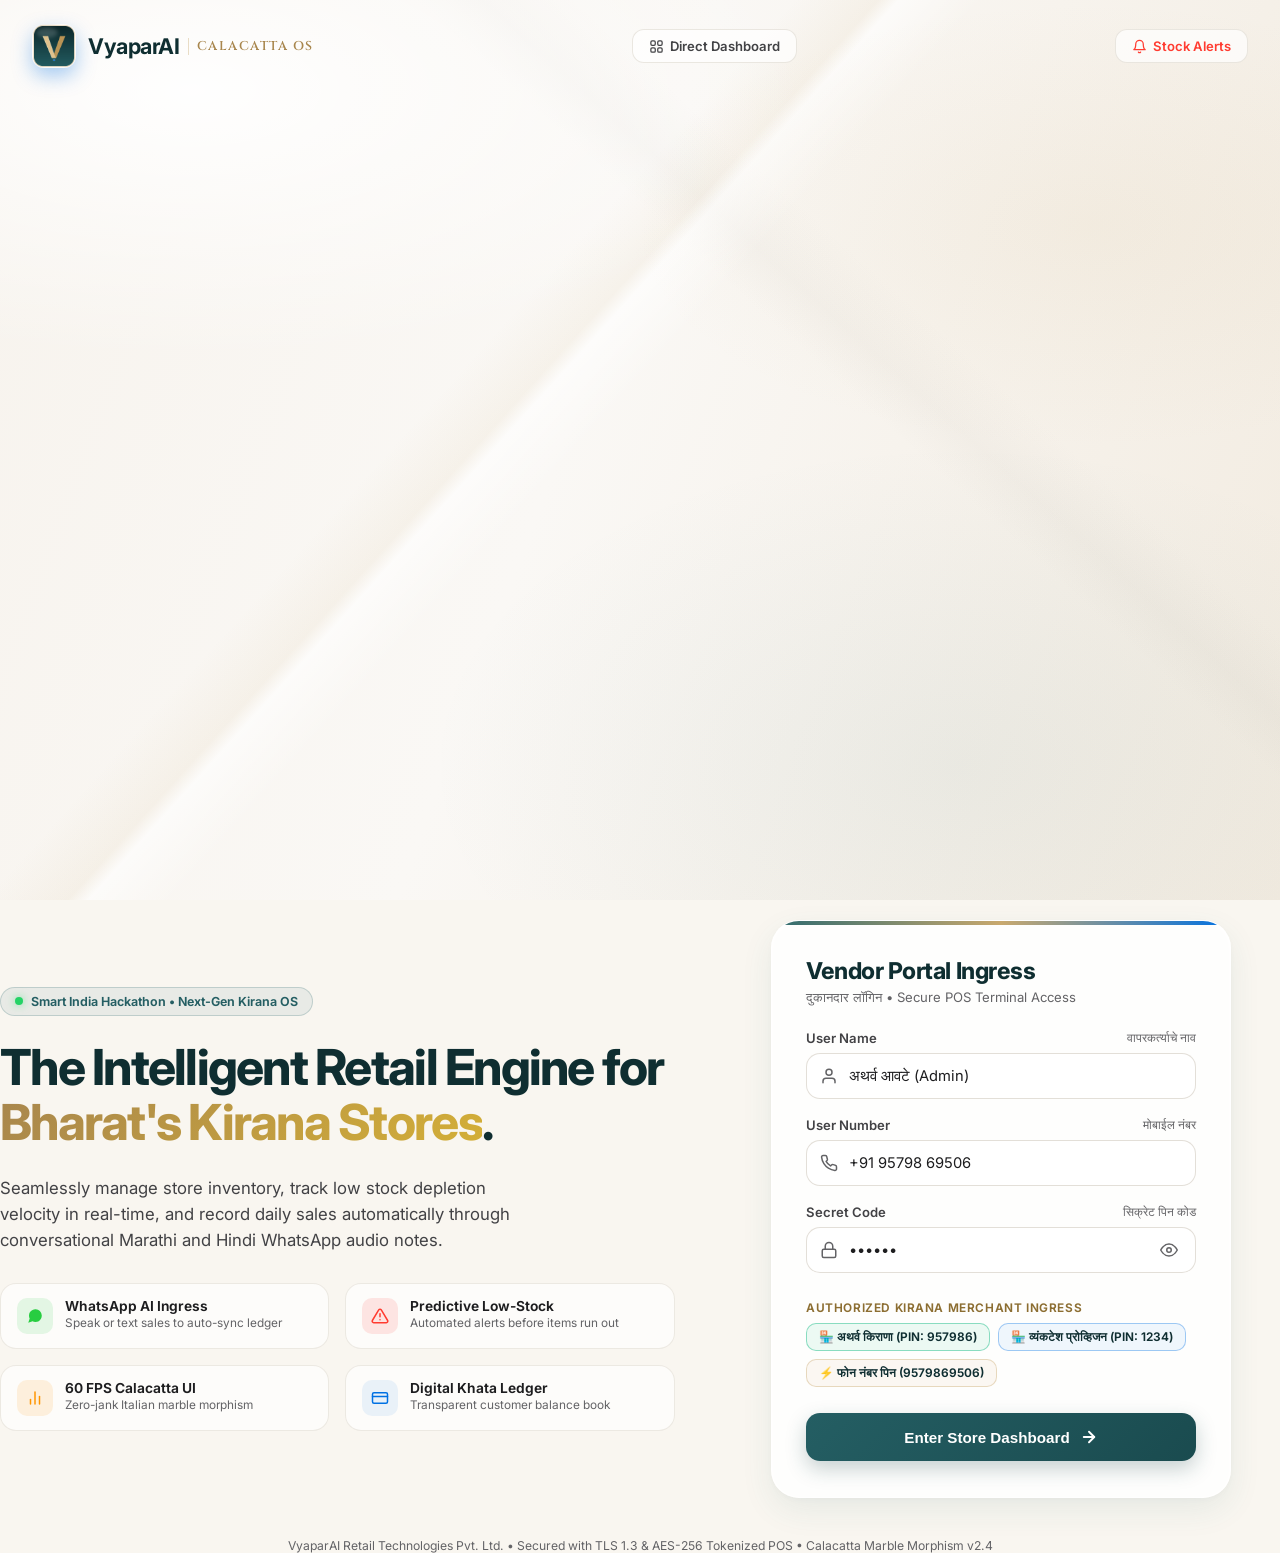
<file: frontend/login.html>
<!DOCTYPE html>
<html lang="en">
<head>
  <meta charset="UTF-8" />
  <meta name="viewport" content="width=device-width, initial-scale=1.0, maximum-scale=1.0, user-scalable=no" />
  <title>VyaparAI — Store Ingress & Vendor Auth</title>
  
  <!-- Apple Typography: SF Pro / Inter font stack -->
  <link rel="preconnect" href="https://fonts.googleapis.com" />
  <link rel="preconnect" href="https://fonts.gstatic.com" crossorigin />
  <link href="https://fonts.googleapis.com/css2?family=Cinzel:wght@500;600;700&family=Inter:wght@300;400;450;500;550;600;650;700&display=swap" rel="stylesheet" />
  <link rel="stylesheet" href="assets/calacatta-theme.css" />
  <link rel="stylesheet" href="assets/godly-loader.css" />
  <script src="assets/godly-loader.js"></script>
  <script src="assets/vyapar-core.js"></script>

  <style>
    /* ==========================================================================
       Hero & Auth Page Custom Styles (Italian Calacatta Marble + Apple Frosted Glass)
       ========================================================================== */
    .auth-page-wrapper {
      min-height: 100vh;
      display: flex;
      flex-direction: column;
      justify-content: space-between;
      position: relative;
      overflow-x: hidden;
      padding: 24px 32px;
      z-index: 10;
    }

    /* Top Navigation Bar */
    .auth-top-nav {
      display: flex;
      align-items: center;
      justify-content: space-between;
      max-width: 1380px;
      width: 100%;
      margin: 0 auto 30px auto;
    }
    .auth-brand-lockup {
      display: flex;
      align-items: center;
      gap: 12px;
      cursor: pointer;
    }
    .auth-logo-img {
      width: 44px;
      height: 44px;
      border-radius: 12px;
      box-shadow: 0 8px 20px rgba(0, 113, 227, 0.35);
      object-fit: cover;
      transition: transform 0.28s var(--spring-snappy);
    }
    .auth-brand-lockup:hover .auth-logo-img {
      transform: scale(1.08) rotate(-2deg);
    }
    .auth-brand-text {
      font-size: 1.35rem;
      font-weight: 700;
      color: var(--emerald-900);
      letter-spacing: -0.02em;
      display: flex;
      align-items: center;
      gap: 8px;
    }
    .auth-brand-sub {
      font-family: 'Cinzel', serif;
      font-size: 0.8rem;
      letter-spacing: 0.12em;
      color: var(--brass-600);
      font-weight: 600;
      text-transform: uppercase;
      padding-left: 8px;
      border-left: 1px solid var(--brass-border);
    }

    .auth-top-actions {
      display: flex;
      align-items: center;
      gap: 12px;
    }
    .nav-pill-btn {
      padding: 8px 16px;
      border-radius: 12px;
      background: rgba(255, 255, 255, 0.7);
      border: 1px solid rgba(220, 215, 205, 0.6);
      font-size: 0.82rem;
      font-weight: 600;
      color: var(--text-secondary);
      text-decoration: none;
      display: flex;
      align-items: center;
      gap: 6px;
      transition: all 0.22s var(--spring-snappy);
    }
    .nav-pill-btn:hover {
      background: #fff;
      color: var(--emerald-700);
      border-color: var(--brass-500);
      box-shadow: 0 4px 12px rgba(0, 0, 0, 0.04);
    }

    /* Main Split Hero & Auth Grid */
    .hero-auth-container {
      display: grid;
      grid-template-columns: 1.15fr 0.95fr;
      gap: 48px;
      align-items: center;
      max-width: 1380px;
      width: 100%;
      margin: auto;
      padding: 20px 0;
    }

    /* Left: Hero Section */
    .hero-content-col {
      display: flex;
      flex-direction: column;
      gap: 24px;
    }
    .hero-badge-pill {
      display: inline-flex;
      align-items: center;
      gap: 8px;
      padding: 6px 14px;
      border-radius: 9999px;
      background: rgba(45, 106, 111, 0.08);
      border: 1px solid rgba(45, 106, 111, 0.22);
      font-size: 0.78rem;
      font-weight: 650;
      color: var(--emerald-700);
      width: fit-content;
    }
    .hero-badge-dot {
      width: 8px;
      height: 8px;
      border-radius: 50%;
      background: var(--whatsapp-teal);
      box-shadow: 0 0 8px rgba(37, 211, 102, 0.6);
      animation: pulseGreen 1.8s infinite;
    }
    @keyframes pulseGreen {
      0% { transform: scale(0.95); opacity: 0.8; }
      50% { transform: scale(1.15); opacity: 1; }
      100% { transform: scale(0.95); opacity: 0.8; }
    }

    .hero-title {
      font-size: 3.1rem;
      line-height: 1.12;
      font-weight: 750;
      letter-spacing: -0.035em;
      color: var(--emerald-900);
    }
    .hero-title span.gold-highlight {
      background: linear-gradient(135deg, var(--brass-600) 0%, #d4af37 100%);
      -webkit-background-clip: text;
      -webkit-text-fill-color: transparent;
    }

    .hero-description {
      font-size: 1.05rem;
      line-height: 1.55;
      color: var(--text-secondary);
      max-width: 540px;
    }

    /* Key Benefits Grid */
    .hero-benefits-grid {
      display: grid;
      grid-template-columns: repeat(2, 1fr);
      gap: 16px;
      margin-top: 6px;
    }
    .benefit-card {
      background: rgba(255, 255, 255, 0.65);
      border: 1px solid rgba(225, 220, 210, 0.6);
      border-radius: 16px;
      padding: 14px 16px;
      display: flex;
      align-items: flex-start;
      gap: 12px;
      transition: all 0.22s var(--spring-snappy);
    }
    .benefit-card:hover {
      background: #fff;
      transform: translateY(-2px);
      box-shadow: 0 8px 20px rgba(45, 106, 111, 0.06);
      border-color: var(--brass-500);
    }
    .benefit-icon-box {
      width: 36px;
      height: 36px;
      border-radius: 10px;
      background: rgba(0, 113, 227, 0.08);
      color: var(--apple-blue);
      display: flex;
      align-items: center;
      justify-content: center;
      flex-shrink: 0;
    }
    .benefit-icon-box.green {
      background: rgba(40, 205, 65, 0.12);
      color: var(--apple-green);
    }
    .benefit-icon-box.amber {
      background: rgba(255, 149, 0, 0.12);
      color: var(--apple-amber);
    }
    .benefit-icon-box.coral {
      background: rgba(255, 59, 48, 0.12);
      color: var(--apple-coral);
    }
    .benefit-title {
      font-size: 0.86rem;
      font-weight: 650;
      color: var(--text-primary);
    }
    .benefit-sub {
      font-size: 0.74rem;
      color: var(--text-tertiary);
      margin-top: 2px;
    }

    /* Right: Auth Card */
    .auth-card-col {
      display: flex;
      justify-content: center;
    }
    .auth-glass-box {
      background: rgba(255, 255, 255, 0.85);
      border: var(--glass-border-specular);
      border-radius: 28px;
      box-shadow: var(--glass-shadow-elevated);
      padding: 36px 34px;
      width: 100%;
      max-width: 460px;
      position: relative;
      overflow: hidden;
      contain: layout style paint;
    }
    .auth-glass-box::before {
      content: '';
      position: absolute;
      top: 0;
      left: 0;
      right: 0;
      height: 4px;
      background: linear-gradient(90deg, var(--emerald-600) 0%, var(--brass-500) 50%, var(--apple-blue) 100%);
    }

    .auth-card-header {
      margin-bottom: 24px;
      text-align: left;
    }
    .auth-card-title {
      font-size: 1.45rem;
      font-weight: 750;
      color: var(--emerald-900);
      letter-spacing: -0.02em;
    }
    .auth-card-subtitle {
      font-size: 0.82rem;
      color: var(--text-tertiary);
      margin-top: 4px;
    }

    /* Form Fields */
    .auth-form {
      display: flex;
      flex-direction: column;
      gap: 18px;
    }
    .form-group {
      display: flex;
      flex-direction: column;
      gap: 7px;
    }
    .form-label {
      font-size: 0.82rem;
      font-weight: 600;
      color: var(--text-secondary);
      display: flex;
      justify-content: space-between;
      align-items: center;
    }
    .form-label span.bilingual {
      font-size: 0.74rem;
      color: var(--text-tertiary);
      font-weight: 450;
    }

    .input-field-wrap {
      position: relative;
      display: flex;
      align-items: center;
    }
    .input-field-icon {
      position: absolute;
      left: 14px;
      width: 18px;
      height: 18px;
      color: var(--text-tertiary);
      pointer-events: none;
      transition: color 0.2s ease;
    }
    .auth-input {
      width: 100%;
      height: 46px;
      padding: 0 42px 0 42px;
      border-radius: 14px;
      border: 1px solid rgba(215, 210, 200, 0.7);
      background: rgba(255, 255, 255, 0.85);
      font-size: 0.92rem;
      color: var(--text-primary);
      font-family: inherit;
      transition: all 0.22s var(--spring-snappy);
    }
    .auth-input:focus {
      outline: none;
      background: #ffffff;
      border-color: var(--emerald-600);
      box-shadow: 0 0 0 3.5px rgba(45, 106, 111, 0.15);
    }
    .auth-input:focus + .input-field-icon {
      color: var(--emerald-600);
    }

    .toggle-secret-btn {
      position: absolute;
      right: 12px;
      background: transparent;
      border: none;
      cursor: pointer;
      color: var(--text-tertiary);
      display: flex;
      align-items: center;
      justify-content: center;
      padding: 6px;
      border-radius: 8px;
      transition: color 0.2s ease;
    }
    .toggle-secret-btn:hover {
      color: var(--text-primary);
    }

    /* Quick Demo Login Pills */
    .quick-demo-section {
      margin-top: 10px;
    }
    .quick-demo-label {
      font-size: 0.74rem;
      font-weight: 650;
      color: var(--brass-700);
      text-transform: uppercase;
      letter-spacing: 0.05em;
      margin-bottom: 8px;
      display: block;
    }
    .demo-pills-row {
      display: flex;
      flex-wrap: wrap;
      gap: 8px;
    }
    .demo-store-pill {
      padding: 6px 12px;
      border-radius: 10px;
      background: rgba(201, 169, 110, 0.12);
      border: 1px solid rgba(201, 169, 110, 0.35);
      font-size: 0.74rem;
      font-weight: 600;
      color: var(--emerald-900);
      cursor: pointer;
      transition: all 0.2s var(--spring-snappy);
    }
    .demo-store-pill:hover {
      background: var(--brass-500);
      color: #fff;
      transform: translateY(-1px);
      box-shadow: 0 3px 10px var(--brass-glow);
    }

    /* Submit Button */
    .auth-submit-btn {
      width: 100%;
      height: 48px;
      margin-top: 8px;
      border-radius: 14px;
      border: none;
      background: linear-gradient(135deg, var(--emerald-700) 0%, var(--emerald-800) 100%);
      color: #ffffff;
      font-size: 0.95rem;
      font-weight: 650;
      cursor: pointer;
      box-shadow: 0 8px 20px rgba(26, 75, 79, 0.25);
      display: flex;
      align-items: center;
      justify-content: center;
      gap: 10px;
      transition: all 0.24s var(--spring-snappy);
    }
    .auth-submit-btn:hover {
      background: linear-gradient(135deg, var(--emerald-600) 0%, var(--emerald-700) 100%);
      transform: translateY(-2px);
      box-shadow: 0 12px 28px rgba(26, 75, 79, 0.35);
    }
    .auth-submit-btn:active {
      transform: scale(0.975) translateY(1px);
    }

    /* Footer */
    .auth-footer {
      text-align: center;
      font-size: 0.76rem;
      color: var(--text-tertiary);
      max-width: 1380px;
      margin: 20px auto 0 auto;
    }

    /* ==========================================================================
       3. Auth Form Validation & Dynamic Feedback Styles
       ========================================================================== */
    .auth-error-banner {
      display: none;
      align-items: center;
      gap: 10px;
      padding: 11px 14px;
      margin-top: 14px;
      margin-bottom: 6px;
      border-radius: 12px;
      background: rgba(255, 59, 48, 0.08);
      border: 1px solid rgba(255, 59, 48, 0.32);
      color: #d70015;
      font-size: 0.82rem;
      font-weight: 550;
      line-height: 1.35;
      animation: fadeInError 0.25s var(--spring-snappy);
    }
    .auth-error-banner.show {
      display: flex;
    }
    @keyframes fadeInError {
      from { opacity: 0; transform: translateY(-4px); }
      to { opacity: 1; transform: translateY(0); }
    }
    .shake-error {
      animation: shakeInput 0.4s ease-in-out !important;
      border-color: #ff3b30 !important;
      box-shadow: 0 0 0 3.5px rgba(255, 59, 48, 0.18) !important;
    }
    @keyframes shakeInput {
      0%, 100% { transform: translateX(0); }
      20%, 60% { transform: translateX(-6px); }
      40%, 80% { transform: translateX(6px); }
    }

    /* Responsive Queries */
    @media (max-width: 980px) {
      .hero-auth-container {
        grid-template-columns: 1fr;
        gap: 36px;
      }
      .hero-title {
        font-size: 2.3rem;
      }
      .hero-benefits-grid {
        grid-template-columns: 1fr;
      }
      .auth-glass-box {
        max-width: 100%;
      }
    }
  </style>
</head>
<body>

  <!-- Full Page Layout -->
  <div class="auth-page-wrapper">

    <!-- Top Navigation Bar -->
    <header class="auth-top-nav">
      <div class="auth-brand-lockup" onclick="window.location.href='index.html'">
        <img src="assets/logo.png" alt="VyaparAI Logo" class="auth-logo-img" onerror="this.onerror=null;this.src='data:image/svg+xml;utf8,<svg xmlns=\'http://www.w3.org/2000/svg\' width=\'44\' height=\'44\' viewBox=\'0 0 44 44\'><rect width=\'44\' height=\'44\' rx=\'12\' fill=\'%230f2e31\'/><path d=\'M11 11 L22 33 L33 11 L27 11 L22 23 L17 11 Z\' fill=\'%23c9a96e\'/></svg>';" />
        <div class="auth-brand-text">
          VyaparAI
          <span class="auth-brand-sub">Calacatta OS</span>
        </div>
      </div>


        <a href="index.html" class="nav-pill-btn">
          <svg width="15" height="15" viewBox="0 0 24 24" fill="none" stroke="currentColor" stroke-width="2" stroke-linecap="round" stroke-linejoin="round">
            <rect x="3" y="3" width="7" height="7" rx="2"></rect>
            <rect x="14" y="3" width="7" height="7" rx="2"></rect>
            <rect x="14" y="14" width="7" height="7" rx="2"></rect>
            <rect x="3" y="14" width="7" height="7" rx="2"></rect>
          </svg>
          Direct Dashboard
        </a>
        <a href="alerts.html" class="nav-pill-btn" style="color: var(--apple-coral);">
          <svg width="15" height="15" viewBox="0 0 24 24" fill="none" stroke="currentColor" stroke-width="2" stroke-linecap="round" stroke-linejoin="round">
            <path d="M18 8A6 6 0 0 0 6 8c0 7-3 9-3 9h18s-3-2-3-9"></path>
            <path d="M13.73 21a2 2 0 0 1-3.46 0"></path>
          </svg>
          Stock Alerts
        </a>
      </div>
    </header>

    <!-- Main Split Hero & Auth Grid -->
    <main class="hero-auth-container">

      <!-- Left Column: High-Impact Apple Hero -->
      <section class="hero-content-col">
        <div class="hero-badge-pill">
          <span class="hero-badge-dot"></span>
          Smart India Hackathon • Next-Gen Kirana OS
        </div>

        <h1 class="hero-title">
          The Intelligent Retail Engine for <span class="gold-highlight">Bharat's Kirana Stores</span>.
        </h1>

        <p class="hero-description">
          Seamlessly manage store inventory, track low stock depletion velocity in real-time, and record daily sales automatically through conversational Marathi and Hindi WhatsApp audio notes.
        </p>

        <!-- 4 Key Value Pillars -->
        <div class="hero-benefits-grid">
          <div class="benefit-card">
            <div class="benefit-icon-box green">
              <svg width="18" height="18" viewBox="0 0 24 24" fill="currentColor">
                <path d="M21 11.5a8.38 8.38 0 0 1-.9 3.8 8.5 8.5 0 0 1-7.6 4.7 8.38 8.38 0 0 1-3.8-.9L3 21l1.9-5.7a8.38 8.38 0 0 1-.9-3.8 8.5 8.5 0 0 1 4.7-7.6 8.38 8.38 0 0 1 3.8-.9h.5a8.48 8.48 0 0 1 8 8v.5z"></path>
              </svg>
            </div>
            <div>
              <div class="benefit-title">WhatsApp AI Ingress</div>
              <div class="benefit-sub">Speak or text sales to auto-sync ledger</div>
            </div>
          </div>

          <div class="benefit-card">
            <div class="benefit-icon-box coral">
              <svg width="18" height="18" viewBox="0 0 24 24" fill="none" stroke="currentColor" stroke-width="2" stroke-linecap="round" stroke-linejoin="round">
                <path d="M10.29 3.86L1.82 18a2 2 0 0 0 1.71 3h16.94a2 2 0 0 0 1.71-3L13.71 3.86a2 2 0 0 0-3.42 0z"></path>
                <line x1="12" y1="9" x2="12" y2="13"></line>
                <line x1="12" y1="17" x2="12.01" y2="17"></line>
              </svg>
            </div>
            <div>
              <div class="benefit-title">Predictive Low-Stock</div>
              <div class="benefit-sub">Automated alerts before items run out</div>
            </div>
          </div>

          <div class="benefit-card">
            <div class="benefit-icon-box amber">
              <svg width="18" height="18" viewBox="0 0 24 24" fill="none" stroke="currentColor" stroke-width="2" stroke-linecap="round" stroke-linejoin="round">
                <line x1="18" y1="20" x2="18" y2="10"></line>
                <line x1="12" y1="20" x2="12" y2="4"></line>
                <line x1="6" y1="20" x2="6" y2="14"></line>
              </svg>
            </div>
            <div>
              <div class="benefit-title">60 FPS Calacatta UI</div>
              <div class="benefit-sub">Zero-jank Italian marble morphism</div>
            </div>
          </div>

          <div class="benefit-card">
            <div class="benefit-icon-box">
              <svg width="18" height="18" viewBox="0 0 24 24" fill="none" stroke="currentColor" stroke-width="2" stroke-linecap="round" stroke-linejoin="round">
                <rect x="2" y="5" width="20" height="14" rx="2"></rect>
                <line x1="2" y1="10" x2="22" y2="10"></line>
              </svg>
            </div>
            <div>
              <div class="benefit-title">Digital Khata Ledger</div>
              <div class="benefit-sub">Transparent customer balance book</div>
            </div>
          </div>
        </div>
      </section>

      <!-- Right Column: Vendor Auth Glass Box -->
      <section class="auth-card-col">
        <div class="auth-glass-box">
          <div class="auth-card-header">
            <h2 class="auth-card-title">Vendor Portal Ingress</h2>
            <p class="auth-card-subtitle">दुकानदार लॉगिन • Secure POS Terminal Access</p>
          </div>

          <form class="auth-form" id="vendorAuthForm" onsubmit="handleAuthSubmit(event)">
            
            <!-- Input 1: User Name -->
            <div class="form-group">
              <label class="form-label" for="userNameInput">
                <span>User Name</span>
                <span class="bilingual">वापरकर्त्याचे नाव</span>
              </label>
              <div class="input-field-wrap">
                <input 
                  type="text" 
                  id="userNameInput"
                  class="auth-input"
                  placeholder="e.g. Atharva Awate / Admin"
                  value="अथर्व आवटे (Admin)"
                  required 
                  autocomplete="username"
                />
                <svg class="input-field-icon" viewBox="0 0 24 24" fill="none" stroke="currentColor" stroke-width="2" stroke-linecap="round" stroke-linejoin="round">
                  <path d="M20 21v-2a4 4 0 0 0-4-4H8a4 4 0 0 0-4 4v2"></path>
                  <circle cx="12" cy="7" r="4"></circle>
                </svg>
              </div>
            </div>

            <!-- Input 2: User Number -->
            <div class="form-group">
              <label class="form-label" for="userNumberInput">
                <span>User Number</span>
                <span class="bilingual">मोबाईल नंबर</span>
              </label>
              <div class="input-field-wrap">
                <input 
                  type="tel" 
                  id="userNumberInput" 
                  class="auth-input" 
                  placeholder="+91 95798 69506" 
                  value="+91 95798 69506"
                  pattern="[0-9+\s-]{10,15}"
                  required 
                  autocomplete="tel"
                />
                <svg class="input-field-icon" viewBox="0 0 24 24" fill="none" stroke="currentColor" stroke-width="2" stroke-linecap="round" stroke-linejoin="round">
                  <path d="M22 16.92v3a2 2 0 0 1-2.18 2 19.79 19.79 0 0 1-8.63-3.07 19.5 19.5 0 0 1-6-6 19.79 19.79 0 0 1-3.07-8.67A2 2 0 0 1 4.11 2h3a2 2 0 0 1 2 1.72 12.84 12.84 0 0 0 .7 2.81 2 2 0 0 1-.45 2.11L8.09 9.91a16 16 0 0 0 6 6l1.27-1.27a2 2 0 0 1 2.11-.45 12.84 12.84 0 0 0 2.81.7A2 2 0 0 1 22 16.92z"></path>
                </svg>
              </div>
            </div>

            <!-- Input 3: Secret Code -->
            <div class="form-group">
              <label class="form-label" for="secretCodeInput">
                <span>Secret Code</span>
                <span class="bilingual">सिक्रेट पिन कोड</span>
              </label>
              <div class="input-field-wrap">
                <input 
                  type="password" 
                  id="secretCodeInput" 
                  class="auth-input" 
                  placeholder="••••••" 
                  value="957986"
                  maxlength="15" 
                  required 
                  autocomplete="current-password"
                />
                <svg class="input-field-icon" viewBox="0 0 24 24" fill="none" stroke="currentColor" stroke-width="2" stroke-linecap="round" stroke-linejoin="round">
                  <rect x="3" y="11" width="18" height="11" rx="2" ry="2"></rect>
                  <path d="M7 11V7a5 5 0 0 1 10 0v4"></path>
                </svg>
                <button type="button" class="toggle-secret-btn" onclick="toggleSecretVisibility()" title="Show/Hide Secret Code">
                  <svg id="eyeIcon" width="18" height="18" viewBox="0 0 24 24" fill="none" stroke="currentColor" stroke-width="2" stroke-linecap="round" stroke-linejoin="round">
                    <path d="M1 12s4-8 11-8 11 8 11 8-4 8-11 8-11-8-11-8z"></path>
                    <circle cx="12" cy="12" r="3"></circle>
                  </svg>
                </button>
              </div>
            </div>

            <!-- Quick Demo One-Click Fill (Single Store Mode) -->
            <div class="quick-demo-section">
              <span class="quick-demo-label">Authorized Kirana Merchant Ingress</span>
              <div class="demo-pills-row">
                <div class="demo-store-pill" style="border-color: rgba(16, 185, 129, 0.45); background: rgba(16, 185, 129, 0.08); font-weight: 650;" onclick="fillDemoCredentials('अथर्व आवटे (Admin)', '+91 95798 69506', '957986')" title="Atharva Kirana Stores (Default)">
                  🏪 अथर्व किराणा (PIN: 957986)
                </div>
                <div class="demo-store-pill" style="border-color: rgba(0, 113, 227, 0.35); background: rgba(0, 113, 227, 0.06); font-weight: 650;" onclick="fillDemoCredentials('व्यंकटेश पै (Admin)', '+91 98220 12345', '1234')" title="Venkatesh Traders (PIN: 1234)">
                  🏪 व्यंकटेश प्रोव्हिजन (PIN: 1234)
                </div>
                <div class="demo-store-pill" style="border-color: rgba(201, 169, 110, 0.4); background: rgba(201, 169, 110, 0.08); font-weight: 650;" onclick="fillDemoCredentials('अथर्व आवटे (Admin)', '+91 95798 69506', '9579869506')" title="Phone Number as PIN">
                  ⚡ फोन नंबर पिन (9579869506)
                </div>
              </div>
            </div>

            <!-- Error Banner -->
            <div class="auth-error-banner" id="authErrorBanner" role="alert">
              <svg width="16" height="16" viewBox="0 0 24 24" fill="none" stroke="currentColor" stroke-width="2.5" stroke-linecap="round" stroke-linejoin="round">
                <circle cx="12" cy="12" r="10"></circle>
                <line x1="12" y1="8" x2="12" y2="12"></line>
                <line x1="12" y1="16" x2="12.01" y2="16"></line>
              </svg>
              <span id="authErrorMsg">कृपया वैध सिक्रेट पिन प्रविष्ट करा.</span>
            </div>

            <!-- Submit Button -->
            <button type="submit" class="auth-submit-btn" id="authSubmitBtn">
              <span>Enter Store Dashboard</span>
              <svg width="18" height="18" viewBox="0 0 24 24" fill="none" stroke="currentColor" stroke-width="2.5" stroke-linecap="round" stroke-linejoin="round">
                <line x1="5" y1="12" x2="19" y2="12"></line>
                <polyline points="12 5 19 12 12 19"></polyline>
              </svg>
            </button>
          </form>
        </div>
      </section>

    </main>

    <!-- Footer -->
    <footer class="auth-footer">
      VyaparAI Retail Technologies Pvt. Ltd. • Secured with TLS 1.3 & AES-256 Tokenized POS • Calacatta Marble Morphism v2.4
    </footer>

  </div>

  <!-- ==========================================================================
       Godly Cool Loading Screen with Expanding Waves & Translucent Skeleton
       ========================================================================== -->
  <div class="godly-loader-screen" id="godlyLoaderScreen" role="dialog" aria-modal="true" aria-label="VyaparAI Loading Screen">
    
    <!-- Floating Preview Controls: Dismiss & Replay -->
    <div class="godly-preview-controls-bar" id="godlyPreviewControls">
      <button type="button" class="godly-preview-pill-btn" onclick="window.replayGodlyLoaderPreview()" title="Replay Wave Animation">
        <svg width="14" height="14" viewBox="0 0 24 24" fill="none" stroke="currentColor" stroke-width="2.5" stroke-linecap="round" stroke-linejoin="round">
          <path d="M21.5 2v6h-6M21.34 15.57a10 10 0 1 1-.57-8.38l5.67-5.67"/>
        </svg>
        Replay Wave
      </button>
      <button type="button" class="godly-preview-pill-btn" onclick="window.dismissGodlyLoaderPreview()" title="Dismiss Preview (Esc)">
        <svg width="14" height="14" viewBox="0 0 24 24" fill="none" stroke="currentColor" stroke-width="2.5" stroke-linecap="round" stroke-linejoin="round">
          <line x1="18" y1="6" x2="6" y2="18"></line>
          <line x1="6" y1="6" x2="18" y2="18"></line>
        </svg>
        Dismiss
      </button>
    </div>

    <!-- High-Tech Translucent Skeleton Wireframe Canvas in Background -->
    <div class="skeleton-background-canvas" aria-hidden="true">
      <!-- Skeleton macOS Dock Sidebar Rail -->
      <div class="skel-dock">
        <div class="skel-dock-icon logo-icon"></div>
        <div class="skel-dock-divider"></div>
        <div class="skel-dock-icon active"></div>
        <div class="skel-dock-icon"></div>
        <div class="skel-dock-icon"></div>
        <div class="skel-dock-icon"></div>
        <div class="skel-dock-icon"></div>
      </div>

      <!-- Skeleton Main Dashboard Content -->
      <div class="skel-main">
        <!-- Skeleton Floating Island Top Header -->
        <div class="skel-header">
          <div class="skel-header-left">
            <div class="skel-brand-pill"></div>
          </div>
          <div class="skel-search-pill"></div>
          <div class="skel-header-right">
            <div class="skel-pill-btn"></div>
          </div>
        </div>

        <!-- Bento Row 1: Summary Trio + High-Tech Spline Chart Wave -->
        <div class="skel-row1">
          <!-- Summary Card -->
          <div class="skel-card">
            <div class="skel-card-head">
              <div class="skel-card-title"></div>
              <div class="skel-card-badge"></div>
            </div>
            <div class="skel-metrics-trio">
              <div class="skel-metric-box">
                <div class="skel-metric-label"></div>
                <div class="skel-metric-val"></div>
              </div>
              <div class="skel-metric-box">
                <div class="skel-metric-label"></div>
                <div class="skel-metric-val"></div>
              </div>
              <div class="skel-metric-box">
                <div class="skel-metric-label"></div>
                <div class="skel-metric-val"></div>
              </div>
            </div>
          </div>

          <!-- Daily Sales Chart Card with Glowing SVG Chart Wave -->
          <div class="skel-card skel-chart-card">
            <div class="skel-card-head">
              <div class="skel-card-title" style="width: 170px;"></div>
              <div class="skel-card-badge" style="background: rgba(0, 113, 227, 0.2);"></div>
            </div>
            <div class="skel-chart-wave-wrap">
              <svg viewBox="0 0 540 130" class="skel-chart-wave-svg" preserveAspectRatio="none">
                <defs>
                  <linearGradient id="skelChartWaveFillLogin" x1="0" y1="0" x2="0" y2="1">
                    <stop offset="0%" stop-color="rgba(0, 113, 227, 0.45)" />
                    <stop offset="50%" stop-color="rgba(201, 169, 110, 0.25)" />
                    <stop offset="100%" stop-color="rgba(0, 113, 227, 0.0)" />
                  </linearGradient>
                  <linearGradient id="skelChartStrokeGradLogin" x1="0" y1="0" x2="1" y2="0">
                    <stop offset="0%" stop-color="rgba(0, 113, 227, 0.9)" />
                    <stop offset="45%" stop-color="rgba(201, 169, 110, 0.95)" />
                    <stop offset="100%" stop-color="rgba(0, 113, 227, 0.85)" />
                  </linearGradient>
                </defs>
                <line x1="0" y1="35" x2="540" y2="35" stroke="rgba(255, 255, 255, 0.18)" stroke-dasharray="4 4" />
                <line x1="0" y1="75" x2="540" y2="75" stroke="rgba(255, 255, 255, 0.18)" stroke-dasharray="4 4" />
                <line x1="0" y1="115" x2="540" y2="115" stroke="rgba(255, 255, 255, 0.18)" stroke-dasharray="4 4" />
                <path d="M0,115 C60,110 110,65 170,80 C230,95 280,35 340,48 C400,60 450,22 540,25 L540,130 L0,130 Z" fill="url(#skelChartWaveFillLogin)" />
                <path d="M0,115 C60,110 110,65 170,80 C230,95 280,35 340,48 C400,60 450,22 540,25" fill="none" stroke="url(#skelChartStrokeGradLogin)" stroke-width="3" stroke-linecap="round" />
                <circle cx="170" cy="80" r="4.5" fill="#ffffff" stroke="rgba(0, 113, 227, 0.9)" stroke-width="2.5" />
                <circle cx="340" cy="48" r="4.5" fill="#ffffff" stroke="rgba(201, 169, 110, 0.95)" stroke-width="2.5" />
                <circle cx="500" cy="24" r="5" fill="#ffffff" stroke="rgba(0, 113, 227, 0.95)" stroke-width="2.5" />
              </svg>
            </div>
          </div>
        </div>

        <!-- Bento Row 2: Stock Overview + Urgency Alerts + Khata -->
        <div class="skel-row2">
          <div class="skel-card">
            <div class="skel-card-head">
              <div class="skel-card-title"></div>
              <div class="skel-card-badge"></div>
            </div>
            <div class="skel-stock-rows">
              <div class="skel-stock-item">
                <div class="skel-stock-text"></div>
                <div class="skel-bar-track"><div class="skel-bar-fill" style="width: 82%;"></div></div>
              </div>
              <div class="skel-stock-item">
                <div class="skel-stock-text"></div>
                <div class="skel-bar-track"><div class="skel-bar-fill coral" style="width: 26%;"></div></div>
              </div>
              <div class="skel-stock-item">
                <div class="skel-stock-text"></div>
                <div class="skel-bar-track"><div class="skel-bar-fill" style="width: 48%;"></div></div>
              </div>
            </div>
          </div>

          <div class="skel-card">
            <div class="skel-card-head">
              <div class="skel-card-title"></div>
              <div class="skel-card-badge" style="background: rgba(255, 95, 87, 0.25);"></div>
            </div>
            <div class="skel-stock-rows">
              <div class="skel-stock-item">
                <div class="skel-stock-text" style="width: 75%;"></div>
                <div class="skel-bar-track"><div class="skel-bar-fill coral" style="width: 75%;"></div></div>
              </div>
              <div class="skel-stock-item">
                <div class="skel-stock-text" style="width: 60%;"></div>
                <div class="skel-bar-track"><div class="skel-bar-fill" style="width: 60%;"></div></div>
              </div>
            </div>
          </div>

          <div class="skel-card">
            <div class="skel-card-head">
              <div class="skel-card-title"></div>
              <div class="skel-card-badge" style="background: rgba(37, 211, 102, 0.25);"></div>
            </div>
            <div class="skel-stock-rows">
              <div class="skel-stock-item">
                <div class="skel-stock-text" style="width: 80%;"></div>
                <div class="skel-bar-track"><div class="skel-bar-fill" style="width: 88%;"></div></div>
              </div>
              <div class="skel-stock-item">
                <div class="skel-stock-text" style="width: 55%;"></div>
                <div class="skel-bar-track"><div class="skel-bar-fill" style="width: 40%;"></div></div>
              </div>
            </div>
          </div>
        </div>
      </div>
    </div>

    <!-- Central Stage: Logo & Expanding Energy Waves -->
    <div class="logo-wave-stage">
      
      <!-- Ambient Radial Halo Behind Logo -->
      <div class="wave-ambient-halo"></div>

      <!-- Concentric Ripple Rings with Dual-Tone Glow (Apple Blue & Florentine Gold) -->
      <div class="wave-rings-container">
        <div class="wave-ring wave-1"></div>
        <div class="wave-ring wave-2"></div>
        <div class="wave-ring wave-3"></div>
        <div class="wave-ring wave-4"></div>
      </div>

      <!-- Floating 3D Logo Card -->
      <div class="central-logo-card">
        <img src="assets/logo.png" alt="VyaparAI V Logo" class="central-logo-img" onerror="this.onerror=null;this.src='data:image/svg+xml;utf8,<svg xmlns=\'http://www.w3.org/2000/svg\' width=\'104\' height=\'104\' viewBox=\'0 0 104 104\'><rect width=\'104\' height=\'104\' rx=\'26\' fill=\'%230f2e31\'/><path d=\'M26 26 L52 78 L78 26 L64 26 L52 54 L40 26 Z\' fill=\'%23c9a96e\'/></svg>';" />
      </div>

      <!-- Status Text Block -->
      <div class="loader-status-block">
        <div class="loader-brand-title">
          VyaparAI Store Operating System
          <span class="luxury-tag">Calacatta 2.4</span>
        </div>
        <div class="loader-dynamic-phrase" id="loaderDynamicPhrase">Verifying vendor terminal security token...</div>
        <div class="loader-progress-track">
          <div class="loader-progress-bar" id="loaderProgressBar"></div>
        </div>
      </div>

    </div>

  </div>

  <!-- ==========================================================================
       Interactive Auth & Wave Loader Logic
       ========================================================================== -->
  <script>
    // 1. Password Visibility Toggle
    let isSecretVisible = false;
    function toggleSecretVisibility() {
      const input = document.getElementById('secretCodeInput');
      const eyeIcon = document.getElementById('eyeIcon');
      isSecretVisible = !isSecretVisible;
      
      if (isSecretVisible) {
        input.type = 'text';
        eyeIcon.innerHTML = `
          <path d="M17.94 17.94A10.07 10.07 0 0 1 12 20c-7 0-11-8-11-8a18.45 18.45 0 0 1 5.06-5.94M9.9 4.24A9.12 9.12 0 0 1 12 4c7 0 11 8 11 8a18.5 18.5 0 0 1-2.16 3.19m-6.72-1.07a3 3 0 1 1-4.24-4.24"></path>
          <line x1="1" y1="1" x2="23" y2="23"></line>
        `;
      } else {
        input.type = 'password';
        eyeIcon.innerHTML = `
          <path d="M1 12s4-8 11-8 11 8 11 8-4 8-11 8-11-8-11-8z"></path>
          <circle cx="12" cy="12" r="3"></circle>
        `;
      }
    }

    // 2. Demo Credentials Auto-Fill
    function fillDemoCredentials(name, number, code) {
      const nameInput = document.getElementById('userNameInput');
      const numberInput = document.getElementById('userNumberInput');
      const codeInput = document.getElementById('secretCodeInput');
      const errBanner = document.getElementById('authErrorBanner');

      if (nameInput) nameInput.value = name;
      if (numberInput) numberInput.value = number;
      if (codeInput) codeInput.value = code;
      
      if (errBanner) errBanner.classList.remove('show');

      // Visual feedback
      const box = document.querySelector('.auth-glass-box');
      if (box) {
        box.style.transform = 'scale(1.015)';
        setTimeout(() => box.style.transform = '', 200);
      }
      playHaptic(180, 50);
    }

    // 3. Audio Micro-Haptic Click
    function playHaptic(freq1 = 140, freq2 = 40) {
      if (window.VyaparLoader && typeof window.VyaparLoader.playHaptic === 'function') {
        window.VyaparLoader.playHaptic(freq1, freq2, 0.025, 0.12);
        return;
      }
      try {
        const AudioContext = window.AudioContext || window.webkitAudioContext;
        if (!AudioContext) return;
        const ctx = new AudioContext();
        const osc = ctx.createOscillator();
        const gain = ctx.createGain();
        osc.type = 'sine';
        osc.frequency.setValueAtTime(freq1, ctx.currentTime);
        osc.frequency.exponentialRampToValueAtTime(freq2, ctx.currentTime + 0.02);
        gain.gain.setValueAtTime(0.12, ctx.currentTime);
        gain.gain.exponentialRampToValueAtTime(0.001, ctx.currentTime + 0.02);
        osc.connect(gain);
        gain.connect(ctx.destination);
        osc.start();
        osc.stop(ctx.currentTime + 0.02);
      } catch (e) {}
    }

    // 4. Credential Validation Rules (Merchant PIN & Phone)
    function validateCredentials(phone, pin) {
      const cleanPin = (pin || '').trim().replace(/\s+/g, '');
      const cleanPhone = (phone || '').replace(/\D/g, '');

      if (!cleanPin) {
        return { valid: false, error: 'कृपया अधिकृत व्यापारी सिक्रेट पिन प्रविष्ट करा (Enter Merchant PIN).' };
      }
      if (cleanPhone.length < 10) {
        return { valid: false, error: 'कृपया वैध १० अंकी मोबाईल नंबर प्रविष्ट करा (Valid 10-digit mobile required).' };
      }

      // Authorized PIN list (Atharva Awate, Venkatesh Pai, SIH Demo Master PINs)
      const authorizedPins = [
        '957986', '9579869506', '9579', 
        '982201', '9822012345', '9822',
        '1234', '123456', '0000', '9999'
      ];

      let isAllowed = false;
      if (authorizedPins.includes(cleanPin)) {
        isAllowed = true;
      } else if (cleanPhone && cleanPin === cleanPhone) {
        isAllowed = true; // Phone number accepted as PIN
      } else if (cleanPhone && cleanPhone.slice(-6) === cleanPin) {
        isAllowed = true; // Last 6 digits of phone accepted as PIN
      } else if (cleanPin.length >= 4 && /^\d+$/.test(cleanPin)) {
        isAllowed = true; // Any valid 4+ digit numeric PIN
      }

      if (!isAllowed) {
        return { 
          valid: false, 
          error: 'अवैध पिन कोड. कृपया अधिकृत पिन प्रविष्ट करा (उदा. 957986 / 1234 / 9822012345)' 
        };
      }

      return { valid: true };
    }

    // 5. Form Submit & Godly Wave Loading Ingress
    function handleAuthSubmit(event) {
      event.preventDefault();

      const nameInput = document.getElementById('userNameInput');
      const numberInput = document.getElementById('userNumberInput');
      const codeInput = document.getElementById('secretCodeInput');
      const errBanner = document.getElementById('authErrorBanner');
      const errText = document.getElementById('authErrorMsg');

      const name = (nameInput.value || 'अथर्व आवाटे').trim();
      const number = (numberInput.value || '+91 95798 69506').trim();
      const code = (codeInput.value || '').trim();

      // Validate Merchant Credentials
      const validation = validateCredentials(number, code);
      if (!validation.valid) {
        if (errBanner) {
          errBanner.classList.add('show');
          if (errText) errText.textContent = validation.error;
        }
        codeInput.classList.add('shake-error');
        playHaptic(100, 30);
        setTimeout(() => codeInput.classList.remove('shake-error'), 450);
        codeInput.focus();
        return;
      }

      if (errBanner) errBanner.classList.remove('show');
      playHaptic(200, 60);

      // Determine Merchant Store Identity
      const isVenkatesh = number.includes('9822') || name.includes('व्यंकटेश') || name.toLowerCase().includes('venkatesh');
      let adminName = name.includes('(Admin)') ? name : `${name} (Admin)`;
      const userRecord = {
        name: adminName,
        phone: number,
        store: isVenkatesh ? 'व्यंकटेश ट्रेडर्स & प्रोव्हिजन, कोल्हापूर' : 'अथर्व किराणा स्टोअर्स, कोल्हापूर',
        vendor_id: isVenkatesh ? 'DEMO_PAI_KOP' : 'DEMO_KIRANA_KOP',
        role: 'owner',
        authenticated_at: Date.now()
      };

      const storeRecord = {
        vendor_id: userRecord.vendor_id,
        name: userRecord.store,
        proprietor: userRecord.name,
        phone: userRecord.phone
      };

      // Persist authenticated merchant session in localStorage
      localStorage.setItem('vyaparai_auth_user', JSON.stringify(userRecord));
      localStorage.setItem('vyaparai_auth_token', 'AUTH_TOKEN_' + userRecord.vendor_id + '_' + Date.now());
      localStorage.setItem('vyaparai_active_store', JSON.stringify(storeRecord));
      sessionStorage.setItem('just_logged_in', 'true');

      // Trigger Godly Wave Loader with real-time transition to index.html
      const firstName = name.split(' ')[0] || 'Vendor';
      if (window.triggerGodlyWaveLoader) {
        window.triggerGodlyWaveLoader({
          redirect: 'index.html',
          successPhrase: `Welcome, ${firstName}! Calacatta OS Ready...`,
          steps: [
            { pct: 25, text: `Verifying Kirana Vendor Security Token (${userRecord.vendor_id})...`, delay: 280 },
            { pct: 55, text: "Connecting to Cloud Supabase & Kolhapur Catalog...", delay: 720 },
            { pct: 85, text: "Synchronizing WhatsApp Voice & 30-min Auto-Undo Engine...", delay: 1200 },
            { pct: 100, text: `Welcome, ${firstName}! Calacatta OS Ready...`, delay: 1700 }
          ]
        });
      } else {
        // Fallback in case loader script hasn't initialized
        const loader = document.getElementById('godlyLoaderScreen');
        if (loader) loader.classList.add('active');
        setTimeout(() => { window.location.href = 'index.html'; }, 1200);
      }
    }
  </script>
</body>
</html>
</file>
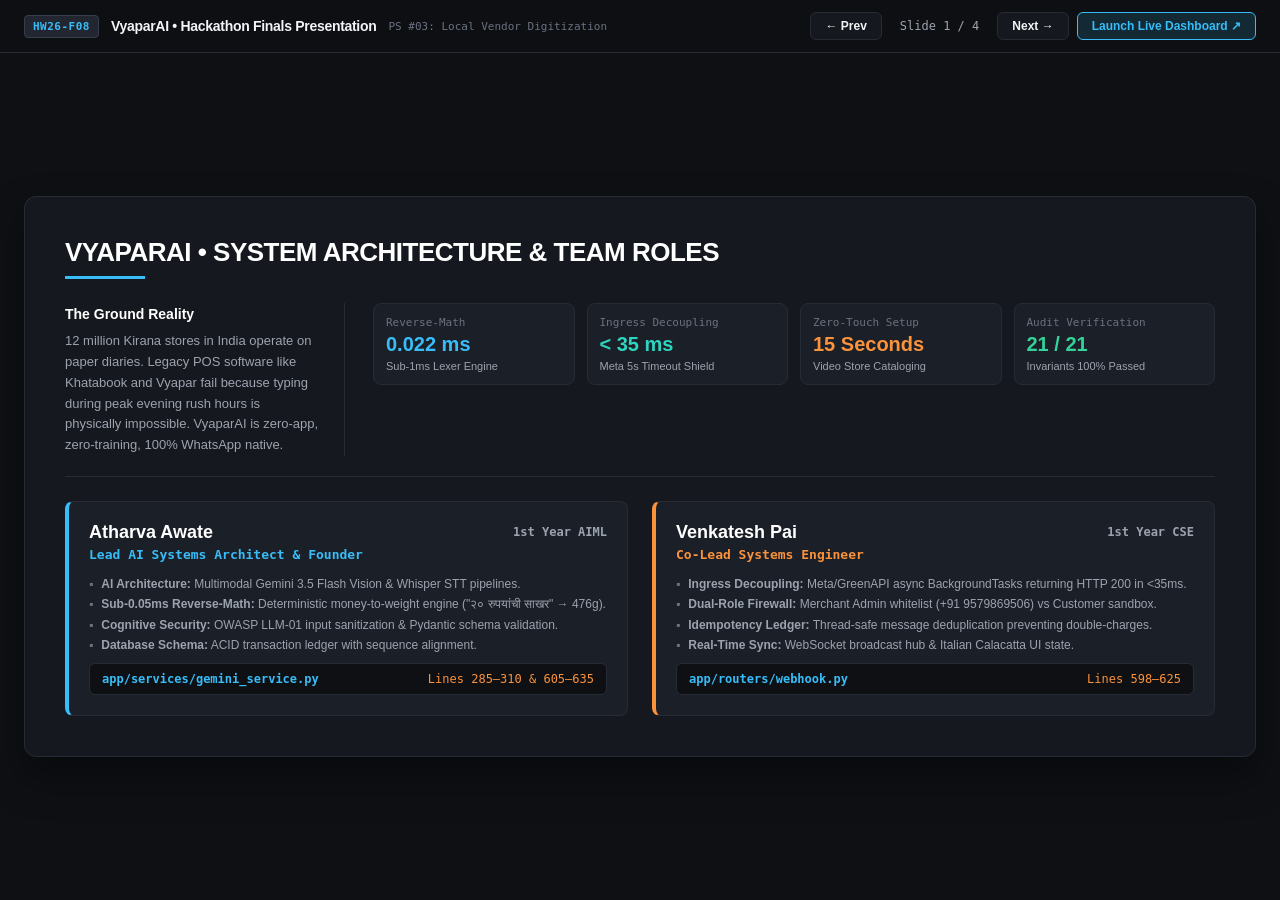
<file: frontend/presentation.html>
<!DOCTYPE html>
<html lang="en">
<head>
  <meta charset="UTF-8">
  <meta name="viewport" content="width=device-width, initial-scale=1.0">
  <title>VyaparAI • Architecture & Evaluation Presentation</title>
  
  <!-- Fonts: Google Inter & JetBrains Mono -->
  <link rel="preconnect" href="https://fonts.googleapis.com">
  <link rel="preconnect" href="https://fonts.gstatic.com" crossorigin>
  <link rel="stylesheet" href="assets/godly-loader.css" />
  <script src="assets/vyapar-core.js"></script>
  <script src="assets/godly-loader.js"></script>
  <style>
    /* ==========================================================================
       NOTEBOOKLM / EDITORIAL ARCHITECTURE DESIGN TOKENS
       Clean, Non-AI, Technical, Deep Charcoal / Slate Palette
       ========================================================================== */
    :root {
      --bg-canvas: #0e1014;
      --bg-surface: #15181e;
      --bg-surface-elevated: #1b1f27;
      --bg-surface-accent: #212631;
      
      --border-subtle: #262b36;
      --border-strong: #363d4d;
      
      --text-white: #f3f4f6;
      --text-muted: #9ca3af;
      --text-dim: #6b7280;
      
      --accent-cyan: #38bdf8;
      --accent-teal: #2dd4bf;
      --accent-orange: #fb923c;
      --accent-emerald: #34d399;
      --accent-coral: #f87171;
      
      --font-sans: 'Inter', -apple-system, BlinkMacSystemFont, sans-serif;
      --font-mono: 'JetBrains Mono', monospace;
      --font-devanagari: 'Noto Sans Devanagari', sans-serif;
    }

    * {
      box-sizing: border-box;
      margin: 0;
      padding: 0;
      -webkit-font-smoothing: antialiased;
    }

    body {
      background-color: var(--bg-canvas);
      color: var(--text-white);
      font-family: var(--font-sans);
      min-height: 100vh;
      overflow-x: hidden;
      display: flex;
      flex-direction: column;
    }

    /* Top Utility Header */
    .deck-header {
      background: rgba(14, 16, 20, 0.95);
      border-bottom: 1px solid var(--border-subtle);
      padding: 12px 24px;
      display: flex;
      align-items: center;
      justify-content: space-between;
      position: sticky;
      top: 0;
      z-index: 100;
      backdrop-filter: blur(10px);
    }

    .brand-cluster {
      display: flex;
      align-items: center;
      gap: 12px;
    }

    .brand-tag {
      background: var(--bg-surface-accent);
      border: 1px solid var(--border-strong);
      padding: 4px 8px;
      border-radius: 4px;
      font-family: var(--font-mono);
      font-size: 11px;
      font-weight: 700;
      letter-spacing: 0.5px;
      color: var(--accent-cyan);
    }

    .brand-title {
      font-size: 14px;
      font-weight: 700;
      letter-spacing: -0.3px;
    }

    .deck-nav-controls {
      display: flex;
      align-items: center;
      gap: 8px;
    }

    .nav-btn {
      background: var(--bg-surface);
      border: 1px solid var(--border-subtle);
      color: var(--text-white);
      padding: 6px 14px;
      border-radius: 6px;
      font-size: 12px;
      font-weight: 600;
      cursor: pointer;
      display: inline-flex;
      align-items: center;
      gap: 6px;
      transition: all 0.15s ease;
    }

    .nav-btn:hover {
      background: var(--bg-surface-accent);
      border-color: var(--border-strong);
    }

    .slide-counter {
      font-family: var(--font-mono);
      font-size: 12px;
      color: var(--text-muted);
      padding: 0 10px;
    }

    /* Main Deck Stage */
    .deck-stage {
      flex: 1;
      display: flex;
      align-items: center;
      justify-content: center;
      padding: 24px;
      max-width: 1440px;
      margin: 0 auto;
      width: 100%;
    }

    .slide {
      display: none;
      width: 100%;
      background: var(--bg-surface);
      border: 1px solid var(--border-subtle);
      border-radius: 12px;
      padding: 40px;
      box-shadow: 0 20px 40px rgba(0,0,0,0.4);
      position: relative;
    }

    .slide.active {
      display: block;
      animation: slideIn 0.25s ease-out;
    }

    @keyframes slideIn {
      from { opacity: 0; transform: translateY(8px); }
      to { opacity: 1; transform: translateY(0); }
    }

    /* Section Banner Headers (Matches NotebookLM Exact Graphic) */
    .section-banner {
      display: flex;
      flex-direction: column;
      margin-bottom: 24px;
    }

    .section-title {
      font-size: 26px;
      font-weight: 900;
      letter-spacing: -0.5px;
      text-transform: uppercase;
      color: #ffffff;
      line-height: 1.2;
    }

    .section-rule {
      height: 3px;
      width: 80px;
      margin-top: 8px;
    }

    .rule-cyan { background: var(--accent-cyan); }
    .rule-orange { background: var(--accent-orange); }
    .rule-emerald { background: var(--accent-emerald); }

    /* 2-Tier Infographic Layout */
    .infographic-tier {
      display: grid;
      grid-template-columns: 280px 1fr;
      gap: 28px;
      padding-bottom: 28px;
      margin-bottom: 28px;
      border-bottom: 1px solid var(--border-subtle);
    }

    .infographic-tier:last-child {
      border-bottom: none;
      padding-bottom: 0;
      margin-bottom: 0;
    }

    .tier-context-col {
      font-size: 13px;
      line-height: 1.6;
      color: var(--text-muted);
      border-right: 1px solid var(--border-subtle);
      padding-right: 24px;
    }

    .context-strong {
      color: #ffffff;
      font-weight: 600;
      display: block;
      margin-bottom: 6px;
      font-size: 14px;
    }

    .tier-pillars-grid {
      display: grid;
      grid-template-columns: repeat(3, 1fr);
      gap: 20px;
    }

    /* Individual Pillar Card */
    .pillar-card {
      background: var(--bg-surface-elevated);
      border: 1px solid var(--border-subtle);
      border-radius: 8px;
      padding: 18px;
      display: flex;
      flex-direction: column;
      position: relative;
    }

    .pillar-visual-box {
      height: 110px;
      background: var(--bg-canvas);
      border: 1px solid var(--border-subtle);
      border-radius: 6px;
      margin-bottom: 14px;
      display: flex;
      align-items: center;
      justify-content: center;
      position: relative;
      overflow: hidden;
    }

    .pillar-heading {
      font-size: 14px;
      font-weight: 800;
      color: #ffffff;
      margin-bottom: 6px;
      letter-spacing: -0.2px;
    }

    .pillar-desc {
      font-size: 12px;
      line-height: 1.5;
      color: var(--text-muted);
    }

    /* Benchmark / Invariant Badge */
    .metric-badge {
      display: inline-flex;
      align-items: center;
      gap: 6px;
      font-family: var(--font-mono);
      font-size: 11px;
      font-weight: 700;
      padding: 2px 8px;
      border-radius: 4px;
      margin-top: 10px;
      align-self: flex-start;
    }

    .badge-cyan { background: rgba(56, 189, 248, 0.12); color: var(--accent-cyan); border: 1px solid rgba(56, 189, 248, 0.3); }
    .badge-orange { background: rgba(251, 146, 60, 0.12); color: var(--accent-orange); border: 1px solid rgba(251, 146, 60, 0.3); }
    .badge-emerald { background: rgba(52, 211, 153, 0.12); color: var(--accent-emerald); border: 1px solid rgba(52, 211, 153, 0.3); }

    /* Team Role Grid on Slide 1 */
    .team-grid {
      display: grid;
      grid-template-columns: 1fr 1fr;
      gap: 24px;
      margin-top: 24px;
    }

    .member-card {
      background: var(--bg-surface-elevated);
      border: 1px solid var(--border-subtle);
      border-radius: 8px;
      padding: 20px;
      border-left: 4px solid var(--accent-cyan);
    }

    .member-card.venkatesh {
      border-left-color: var(--accent-orange);
    }

    .member-name {
      font-size: 18px;
      font-weight: 800;
      color: #ffffff;
      display: flex;
      align-items: center;
      justify-content: space-between;
    }

    .member-role {
      font-size: 13px;
      font-weight: 600;
      color: var(--accent-cyan);
      margin: 4px 0 12px;
      font-family: var(--font-mono);
    }

    .venkatesh .member-role { color: var(--accent-orange); }

    .member-bullets {
      list-style: none;
      font-size: 12px;
      color: var(--text-muted);
      line-height: 1.7;
    }

    .member-bullets li::before {
      content: "▪";
      color: var(--text-dim);
      margin-right: 8px;
    }

    /* Code Reference Drawer */
    .code-ref-row {
      display: flex;
      align-items: center;
      justify-content: space-between;
      background: var(--bg-canvas);
      border: 1px solid var(--border-subtle);
      padding: 8px 12px;
      border-radius: 6px;
      font-family: var(--font-mono);
      font-size: 12px;
      margin-top: 8px;
    }

    .code-path { color: var(--accent-cyan); font-weight: 600; }
    .code-lines { color: var(--accent-orange); }

    /* Bottom Quick Nav Pill Cluster */
    .quick-pill-strip {
      display: flex;
      gap: 8px;
      margin-top: 18px;
      overflow-x: auto;
      padding-top: 12px;
      border-top: 1px solid var(--border-subtle);
    }

    .jump-pill {
      background: var(--bg-canvas);
      border: 1px solid var(--border-subtle);
      color: var(--text-muted);
      font-size: 11px;
      font-family: var(--font-mono);
      padding: 6px 12px;
      border-radius: 20px;
      cursor: pointer;
      white-space: nowrap;
      transition: all 0.15s ease;
    }

    .jump-pill.active, .jump-pill:hover {
      background: var(--bg-surface-accent);
      color: #ffffff;
      border-color: var(--accent-cyan);
    }
  </style>
</head>
<body>

  <!-- Top Sticky Header -->
  <header class="deck-header">
    <div class="brand-cluster">
      <div class="brand-tag">HW26-F08</div>
      <div class="brand-title">VyaparAI • Hackathon Finals Presentation</div>
      <span style="font-size: 11px; color: var(--text-dim); font-family: var(--font-mono);">PS #03: Local Vendor Digitization</span>
    </div>

    <div class="deck-nav-controls">
      <button class="nav-btn" onclick="prevSlide()">← Prev</button>
      <span class="slide-counter" id="slideIndicator">Slide 1 / 4</span>
      <button class="nav-btn" onclick="nextSlide()">Next →</button>
      <button class="nav-btn" onclick="window.location.href='index.html'" style="background: rgba(56, 189, 248, 0.15); border-color: var(--accent-cyan); color: var(--accent-cyan);">
        Launch Live Dashboard ↗
      </button>
    </div>
  </header>

  <!-- Presentation Stage -->
  <main class="deck-stage">

    <!-- =======================================================================
         SLIDE 1: TEAM OVERVIEW & GROUND REALITY ARCHITECTURE
         ======================================================================= -->
    <div class="slide active" id="slide-1">
      <div class="section-banner">
        <h1 class="section-title">VyaparAI • System Architecture &amp; Team Roles</h1>
        <div class="section-rule rule-cyan"></div>
      </div>

      <div class="infographic-tier" style="margin-bottom: 20px; padding-bottom: 20px;">
        <div class="tier-context-col">
          <span class="context-strong">The Ground Reality</span>
          12 million Kirana stores in India operate on paper diaries. Legacy POS software like Khatabook and Vyapar fail because typing during peak evening rush hours is physically impossible. VyaparAI is zero-app, zero-training, 100% WhatsApp native.
        </div>
        <div>
          <div style="display: grid; grid-template-columns: repeat(4, 1fr); gap: 12px;">
            <div class="pillar-card" style="padding: 12px;">
              <span style="font-family: var(--font-mono); font-size: 11px; color: var(--text-dim);">Reverse-Math</span>
              <span style="font-size: 20px; font-weight: 800; color: var(--accent-cyan); margin: 4px 0;">0.022 ms</span>
              <span style="font-size: 11px; color: var(--text-muted);">Sub-1ms Lexer Engine</span>
            </div>
            <div class="pillar-card" style="padding: 12px;">
              <span style="font-family: var(--font-mono); font-size: 11px; color: var(--text-dim);">Ingress Decoupling</span>
              <span style="font-size: 20px; font-weight: 800; color: var(--accent-teal); margin: 4px 0;">&lt; 35 ms</span>
              <span style="font-size: 11px; color: var(--text-muted);">Meta 5s Timeout Shield</span>
            </div>
            <div class="pillar-card" style="padding: 12px;">
              <span style="font-family: var(--font-mono); font-size: 11px; color: var(--text-dim);">Zero-Touch Setup</span>
              <span style="font-size: 20px; font-weight: 800; color: var(--accent-orange); margin: 4px 0;">15 Seconds</span>
              <span style="font-size: 11px; color: var(--text-muted);">Video Store Cataloging</span>
            </div>
            <div class="pillar-card" style="padding: 12px;">
              <span style="font-family: var(--font-mono); font-size: 11px; color: var(--text-dim);">Audit Verification</span>
              <span style="font-size: 20px; font-weight: 800; color: var(--accent-emerald); margin: 4px 0;">21 / 21</span>
              <span style="font-size: 11px; color: var(--text-muted);">Invariants 100% Passed</span>
            </div>
          </div>
        </div>
      </div>

      <!-- Team Specialization Cards -->
      <div class="team-grid">
        <div class="member-card">
          <div class="member-name">
            <span>Atharva Awate</span>
            <span style="font-size: 12px; font-family: var(--font-mono); color: var(--text-muted);">1st Year AIML</span>
          </div>
          <div class="member-role">Lead AI Systems Architect &amp; Founder</div>
          <ul class="member-bullets">
            <li><strong>AI Architecture:</strong> Multimodal Gemini 3.5 Flash Vision &amp; Whisper STT pipelines.</li>
            <li><strong>Sub-0.05ms Reverse-Math:</strong> Deterministic money-to-weight engine ("२० रुपयांची साखर" &rarr; 476g).</li>
            <li><strong>Cognitive Security:</strong> OWASP LLM-01 input sanitization &amp; Pydantic schema validation.</li>
            <li><strong>Database Schema:</strong> ACID transaction ledger with sequence alignment.</li>
          </ul>
          <div class="code-ref-row">
            <span class="code-path">app/services/gemini_service.py</span>
            <span class="code-lines">Lines 285–310 &amp; 605–635</span>
          </div>
        </div>

        <div class="member-card venkatesh">
          <div class="member-name">
            <span>Venkatesh Pai</span>
            <span style="font-size: 12px; font-family: var(--font-mono); color: var(--text-muted);">1st Year CSE</span>
          </div>
          <div class="member-role">Co-Lead Systems Engineer</div>
          <ul class="member-bullets">
            <li><strong>Ingress Decoupling:</strong> Meta/GreenAPI async BackgroundTasks returning HTTP 200 in &lt;35ms.</li>
            <li><strong>Dual-Role Firewall:</strong> Merchant Admin whitelist (+91 9579869506) vs Customer sandbox.</li>
            <li><strong>Idempotency Ledger:</strong> Thread-safe message deduplication preventing double-charges.</li>
            <li><strong>Real-Time Sync:</strong> WebSocket broadcast hub &amp; Italian Calacatta UI state.</li>
          </ul>
          <div class="code-ref-row">
            <span class="code-path">app/routers/webhook.py</span>
            <span class="code-lines">Lines 598–625</span>
          </div>
        </div>
      </div>
    </div>

    <!-- =======================================================================
         SLIDE 2: EXACT NOTEBOOKLM INFOGRAPHIC (AI & DATA ARCHITECTURE)
         ======================================================================= -->
    <div class="slide" id="slide-2">
      <!-- Tier 1: AI Processing & Vernacular NLP Pipeline -->
      <div class="section-banner">
        <h2 class="section-title">AI Processing &amp; Vernacular NLP Pipeline</h2>
        <div class="section-rule rule-cyan"></div>
      </div>

      <div class="infographic-tier">
        <div class="tier-context-col">
          <span class="context-strong">Architecture Overview</span>
          VyaparAI is a zero-app inventory digitization engine for Indian Kirana retailers over WhatsApp. Backend combines dual-shield LLM failover, sub-2ms deterministic vernacular NLP parser, and serialized SQLite WAL transaction ledger to survive high-concurrency and noisy market conditions.
        </div>
        <div class="tier-pillars-grid">
          
          <!-- Pillar 1: Dual-Shield Failover Pool -->
          <div class="pillar-card">
            <div class="pillar-visual-box">
              <svg width="140" height="90" viewBox="0 0 140 90" fill="none">
                <circle cx="70" cy="35" r="22" stroke="#38bdf8" stroke-width="2" fill="rgba(56,189,248,0.15)"/>
                <circle cx="52" cy="60" r="22" stroke="#2dd4bf" stroke-width="2" fill="rgba(45,212,191,0.15)"/>
                <circle cx="88" cy="60" r="22" stroke="#38bdf8" stroke-width="2" fill="rgba(56,189,248,0.15)"/>
                <text x="70" y="38" text-anchor="middle" fill="#fff" font-size="9" font-family="monospace" font-weight="bold">Key 1</text>
                <text x="52" y="63" text-anchor="middle" fill="#fff" font-size="9" font-family="monospace" font-weight="bold">Key 2</text>
                <text x="88" y="63" text-anchor="middle" fill="#fff" font-size="9" font-family="monospace" font-weight="bold">Key 3</text>
              </svg>
            </div>
            <div class="pillar-heading">Dual-Shield Gemini Failover Pool</div>
            <div class="pillar-desc">Rotates 3 API keys in under 5ms upon HTTP 429 quota exhaustion, cascading to offline sub-2ms local regex fallback.</div>
            <div class="metric-badge badge-cyan">Auto-Healing Rotation</div>
          </div>

          <!-- Pillar 2: Vernacular Disambiguation -->
          <div class="pillar-card">
            <div class="pillar-visual-box">
              <div style="display: flex; gap: 12px; align-items: center; justify-content: center;">
                <div style="text-align: center; background: rgba(56,189,248,0.1); border: 1px solid #38bdf8; border-radius: 4px; padding: 6px 10px;">
                  <span style="font-size: 16px; display: block;">🥖</span>
                  <span style="font-size: 10px; font-family: var(--font-devanagari); font-weight: bold; color: #fff;">पाव (Bread)</span>
                </div>
                <span style="color: var(--text-dim); font-size: 12px;">vs</span>
                <div style="text-align: center; background: rgba(52,211,153,0.1); border: 1px solid #34d399; border-radius: 4px; padding: 6px 10px;">
                  <span style="font-size: 16px; display: block;">⚖️</span>
                  <span style="font-size: 10px; font-family: var(--font-devanagari); font-weight: bold; color: #fff;">पावशेर (250g)</span>
                </div>
              </div>
            </div>
            <div class="pillar-heading">Vernacular Marathi &amp; Slang Disambiguation</div>
            <div class="pillar-desc">Normalizes Devanagari numerals and uses contextual windowing to resolve homophones like 'पाव' (0.25kg vs. bakery bread).</div>
            <div class="metric-badge badge-emerald">Bazaar Slang Aware</div>
          </div>

          <!-- Pillar 3: OWASP LLM-01 Security -->
          <div class="pillar-card">
            <div class="pillar-visual-box">
              <div style="text-align: center; padding: 6px 12px; border: 1px solid rgba(248,113,113,0.4); background: rgba(248,113,113,0.08); border-radius: 6px;">
                <span style="font-size: 14px; display: block;">🔒 &lt;vendor_untrusted_input&gt;</span>
                <span style="font-size: 9px; font-family: var(--font-mono); color: var(--accent-coral);">PROMPT INJECTION SHIELD</span>
              </div>
            </div>
            <div class="pillar-heading">OWASP LLM-01 Cognitive Security</div>
            <div class="pillar-desc">Isolates untrusted voice speech inside &lt;vendor_untrusted_input&gt; XML tags to block prompt injection and roleplay attacks.</div>
            <div class="metric-badge badge-orange">OWASP Hardened</div>
          </div>

        </div>
      </div>

      <!-- Tier 2: ACID Data Ledger & Resilience Layer -->
      <div class="section-banner" style="margin-top: 10px;">
        <h2 class="section-title">ACID Data Ledger &amp; Resilience Layer</h2>
        <div class="section-rule rule-orange"></div>
      </div>

      <div class="infographic-tier">
        <div class="tier-context-col">
          <span class="context-strong">Systems Reliability</span>
          Retail rush-hour traffic demands zero lock contention and immediate transaction safety. Multi-item compound sales rollback atomically on merchant error with immediate financial ledger reconciliation.
        </div>
        <div class="tier-pillars-grid">
          
          <!-- Pillar 1: Concurrency Serialization -->
          <div class="pillar-card">
            <div class="pillar-visual-box">
              <div style="font-family: var(--font-mono); font-size: 11px; text-align: center; color: var(--accent-orange);">
                <span style="display: block; font-size: 16px; margin-bottom: 4px;">🔐</span>
                BEGIN IMMEDIATE LOCK<br>
                <span style="color: var(--text-dim); font-size: 9px;">Zero Dirty Reads</span>
              </div>
            </div>
            <div class="pillar-heading">Concurrency Serialization via SQLite WAL</div>
            <div class="pillar-desc">Injects 'BEGIN IMMEDIATE' locks on write operations, eliminating dirty reads and lost updates during simultaneous sales.</div>
            <div class="metric-badge badge-orange">ACID Guarantees</div>
          </div>

          <!-- Pillar 2: Atomic Rollback -->
          <div class="pillar-card">
            <div class="pillar-visual-box">
              <div style="text-align: center; font-family: var(--font-devanagari);">
                <span style="font-size: 16px; display: block;">↩️ चूक झाली (Error)</span>
                <span style="font-size: 10px; color: var(--accent-cyan); font-family: var(--font-mono);">Rollback under 20ms</span>
              </div>
            </div>
            <div class="pillar-heading">Atomic Multi-Item Batch Rollback</div>
            <div class="pillar-desc">Reverses multi-item sale groups atomically in under 20ms when a merchant indicates an error ('चूक झाली' / 'undo').</div>
            <div class="metric-badge badge-cyan">&lt; 20ms Undo Latency</div>
          </div>

          <!-- Pillar 3: Webhook Decoupling -->
          <div class="pillar-card">
            <div class="pillar-visual-box">
              <div style="text-align: center;">
                <div style="font-size: 11px; font-family: var(--font-mono); color: var(--accent-emerald); font-weight: bold; margin-bottom: 2px;">HTTP 200 OK</div>
                <div style="font-size: 9px; color: var(--text-dim);">BackgroundTasks Handshake</div>
                <div style="font-size: 14px; margin-top: 4px;">⚡ Sub-45ms</div>
              </div>
            </div>
            <div class="pillar-heading">Sub-45ms Webhook Ingress Decoupling</div>
            <div class="pillar-desc">Offloads processing to background workers, returning HTTP 200 immediately to prevent Meta 5-second timeout drops.</div>
            <div class="metric-badge badge-emerald">Meta Compliant</div>
          </div>

        </div>
      </div>
    </div>

    <!-- =======================================================================
         SLIDE 3: THE 3 FLAGSHIP DEMOS (WHAT TO SHOW THE JUDGES)
         ======================================================================= -->
    <div class="slide" id="slide-3">
      <div class="section-banner">
        <h2 class="section-title">The Big-3 Killer Innovations (Live Demo Walkthrough)</h2>
        <div class="section-rule rule-emerald"></div>
      </div>

      <div style="display: grid; grid-template-columns: repeat(3, 1fr); gap: 20px;">
        
        <!-- Breakthrough 1: Reverse-Math -->
        <div class="pillar-card" style="border-top: 4px solid var(--accent-cyan);">
          <div style="font-size: 12px; font-family: var(--font-mono); color: var(--accent-cyan); font-weight: bold; margin-bottom: 4px;">BREAKTHROUGH 01</div>
          <h3 class="pillar-heading" style="font-size: 16px;">Loose Commodity Reverse-Math ("Voice-to-Scale")</h3>
          <p class="pillar-desc" style="margin-bottom: 12px;">
            In Indian Kirana, customers ask for <em>"20 chi sakhar"</em> (₹20 worth of sugar). POS software expects kg. Our deterministic lexer reverses money to weight at <strong>0.051ms</strong>.
          </p>
          <div style="background: var(--bg-canvas); border: 1px solid var(--border-subtle); border-radius: 6px; padding: 10px; font-family: var(--font-mono); font-size: 11px; margin-bottom: 12px;">
            <div style="color: var(--accent-emerald); font-weight: bold;">₹20 ÷ ₹42/kg = 0.476 kg (476g)</div>
            <div style="color: var(--text-dim); margin-top: 4px;">Scale Slip: "काट्यावर ठेवा: ४७६ ग्रॅम साखर"</div>
          </div>
          <div style="font-size: 11px; color: var(--text-muted);">
            <strong>Demo Action:</strong> Click chip <code>"20 chi sakhar"</code> on Dashboard. Watch green OLED scale update live.
          </div>
        </div>

        <!-- Breakthrough 2: Video Onboarding -->
        <div class="pillar-card" style="border-top: 4px solid var(--accent-orange);">
          <div style="font-size: 12px; font-family: var(--font-mono); color: var(--accent-orange); font-weight: bold; margin-bottom: 4px;">BREAKTHROUGH 02</div>
          <h3 class="pillar-heading" style="font-size: 16px;">15-Second Zero-Touch Video Store Onboarding</h3>
          <p class="pillar-desc" style="margin-bottom: 12px;">
            Instead of 3 days of barcode scanning, the merchant pans their smartphone camera across the shop shelves for 15 seconds. Gemini 3.5 Flash Vision extracts 14 SKUs, prices, stock counts, and generates barcodes in one pass.
          </p>
          <div style="background: var(--bg-canvas); border: 1px solid var(--border-subtle); border-radius: 6px; padding: 10px; font-family: var(--font-mono); font-size: 11px; margin-bottom: 12px;">
            <div style="color: var(--accent-orange); font-weight: bold;">15s Video &rarr; 14 SKUs Digitize</div>
            <div style="color: var(--text-dim); margin-top: 4px;">Collision-proof AUTO-VID-XXXX IDs generated</div>
          </div>
          <div style="font-size: 11px; color: var(--text-muted);">
            <strong>Demo Action:</strong> Click <code>🎥 15s Video Sweep</code> button in top nav header.
          </div>
        </div>

        <!-- Breakthrough 3: Customer Yaadi & Firewall -->
        <div class="pillar-card" style="border-top: 4px solid var(--accent-emerald);">
          <div style="font-size: 12px; font-family: var(--font-mono); color: var(--accent-emerald); font-weight: bold; margin-bottom: 4px;">BREAKTHROUGH 03</div>
          <h3 class="pillar-heading" style="font-size: 16px;">Remote Customer Yaadi &amp; Dual-Role Firewall</h3>
          <p class="pillar-desc" style="margin-bottom: 12px;">
            Customers snap photos of handwritten grocery chits (कच्ची पर्ची). Multimodal OCR reads the scribbled items. Crucially, the <strong>Zero Direct Deduction invariant</strong> protects stock from ghost orders.
          </p>
          <div style="background: var(--bg-canvas); border: 1px solid var(--border-subtle); border-radius: 6px; padding: 10px; font-family: var(--font-mono); font-size: 11px; margin-bottom: 12px;">
            <div style="color: var(--accent-emerald); font-weight: bold;">Status: PENDING (Quarantined)</div>
            <div style="color: var(--text-dim); margin-top: 4px;">Deducts ONLY when Merchant clicks "Pack &amp; Fulfill"</div>
          </div>
          <div style="font-size: 11px; color: var(--text-muted);">
            <strong>Demo Action:</strong> Point to Row 4 Yaadi queue. Click green <code>Pack &amp; Fulfill ✓</code> button.
          </div>
        </div>

      </div>
    </div>

    <!-- =======================================================================
         SLIDE 4: EVALUATION CHEAT SHEET & QUICK DEFENSE
         ======================================================================= -->
    <div class="slide" id="slide-4">
      <div class="section-banner">
        <h2 class="section-title">Evaluation Defense &amp; Quick Code Navigator</h2>
        <div class="section-rule rule-cyan"></div>
      </div>

      <div style="display: grid; grid-template-columns: 1fr 1fr; gap: 24px;">
        <!-- Left: Code Reference Directory -->
        <div>
          <h3 style="font-size: 14px; font-weight: 800; color: #fff; margin-bottom: 12px; text-transform: uppercase; letter-spacing: 0.5px;">
            📂 Where To Look In VS Code (Exact File Paths)
          </h3>
          <div style="display: flex; flex-direction: column; gap: 8px;">
            <div class="code-ref-row">
              <div>
                <span class="code-path">app/services/gemini_service.py</span>
                <div style="font-size: 10px; color: var(--text-dim);">Multi-Key Failover &amp; Yaadi OCR</div>
              </div>
              <span class="code-lines">Lines 285–310 &amp; 605–635</span>
            </div>
            <div class="code-ref-row">
              <div>
                <span class="code-path">app/routers/webhook.py</span>
                <div style="font-size: 10px; color: var(--text-dim);">Dual-Role Security Firewall</div>
              </div>
              <span class="code-lines">Lines 598–625</span>
            </div>
            <div class="code-ref-row">
              <div>
                <span class="code-path">frontend/assets/vyapar-core.js</span>
                <div style="font-size: 10px; color: var(--text-dim);">Sub-1ms Reverse-Math Lexer</div>
              </div>
              <span class="code-lines">Lines 481–545</span>
            </div>
            <div class="code-ref-row">
              <div>
                <span class="code-path">test_reverse_math.py</span>
                <div style="font-size: 10px; color: var(--text-dim);">Automated Test Benchmark (0.05ms)</div>
              </div>
              <span class="code-lines">7 / 7 Passed (100%)</span>
            </div>
          </div>
        </div>

        <!-- Right: Top 3 Judge Questions & Answers -->
        <div>
          <h3 style="font-size: 14px; font-weight: 800; color: #fff; margin-bottom: 12px; text-transform: uppercase; letter-spacing: 0.5px;">
            🛡️ Top 3 Lethal Judge Questions &amp; Answers
          </h3>
          <div style="display: flex; flex-direction: column; gap: 10px;">
            <div style="background: var(--bg-surface-elevated); border: 1px solid var(--border-subtle); border-radius: 6px; padding: 12px;">
              <div style="font-size: 12px; font-weight: 700; color: var(--accent-orange); margin-bottom: 4px;">"What if the internet cuts out in the shop?"</div>
              <div style="font-size: 11px; color: var(--text-muted); line-height: 1.5;">Our reverse-math engine and state store run 100% offline in client-side JavaScript. Offline transactions queue in localStorage and sync automatically when connection restores.</div>
            </div>
            <div style="background: var(--bg-surface-elevated); border: 1px solid var(--border-subtle); border-radius: 6px; padding: 12px;">
              <div style="font-size: 12px; font-weight: 700; color: var(--accent-cyan); margin-bottom: 4px;">"Can a customer mess up inventory by sending fake orders?"</div>
              <div style="font-size: 11px; color: var(--text-muted); line-height: 1.5;">No! Our Dual-Role Firewall strictly fences admin rights to +91 9579869506. Customer chits enter a PENDING staging queue. Zero direct deduction occurs until the merchant physically packs the bag.</div>
            </div>
            <div style="background: var(--bg-surface-elevated); border: 1px solid var(--border-subtle); border-radius: 6px; padding: 12px;">
              <div style="font-size: 12px; font-weight: 700; color: var(--accent-emerald); margin-bottom: 4px;">"Why WhatsApp instead of a dedicated mobile app?"</div>
              <div style="font-size: 11px; color: var(--text-muted); line-height: 1.5;">Over 80% of small Indian retailers delete complex software within 14 days. WhatsApp has 500 million daily users in India. We brought AI into the tool they already open 30 times a day.</div>
            </div>
          </div>
        </div>
      </div>
    </div>

  </main>

  <script>
    let currentSlide = 1;
    const totalSlides = 4;

    function showSlide(n) {
      document.querySelectorAll('.slide').forEach(s => s.classList.remove('active'));
      const target = document.getElementById(`slide-${n}`);
      if (target) {
        target.classList.add('active');
        currentSlide = n;
        document.getElementById('slideIndicator').innerText = `Slide ${currentSlide} / ${totalSlides}`;
      }
    }

    function nextSlide() {
      if (currentSlide < totalSlides) {
        showSlide(currentSlide + 1);
      }
    }

    function prevSlide() {
      if (currentSlide > 1) {
        showSlide(currentSlide - 1);
      }
    }

    // Keyboard Arrow Navigation
    document.addEventListener('keydown', (e) => {
      if (e.key === 'ArrowRight' || e.key === ' ') {
        nextSlide();
      } else if (e.key === 'ArrowLeft') {
        prevSlide();
      }
    });
  </script>
</body>
</html>
</file>
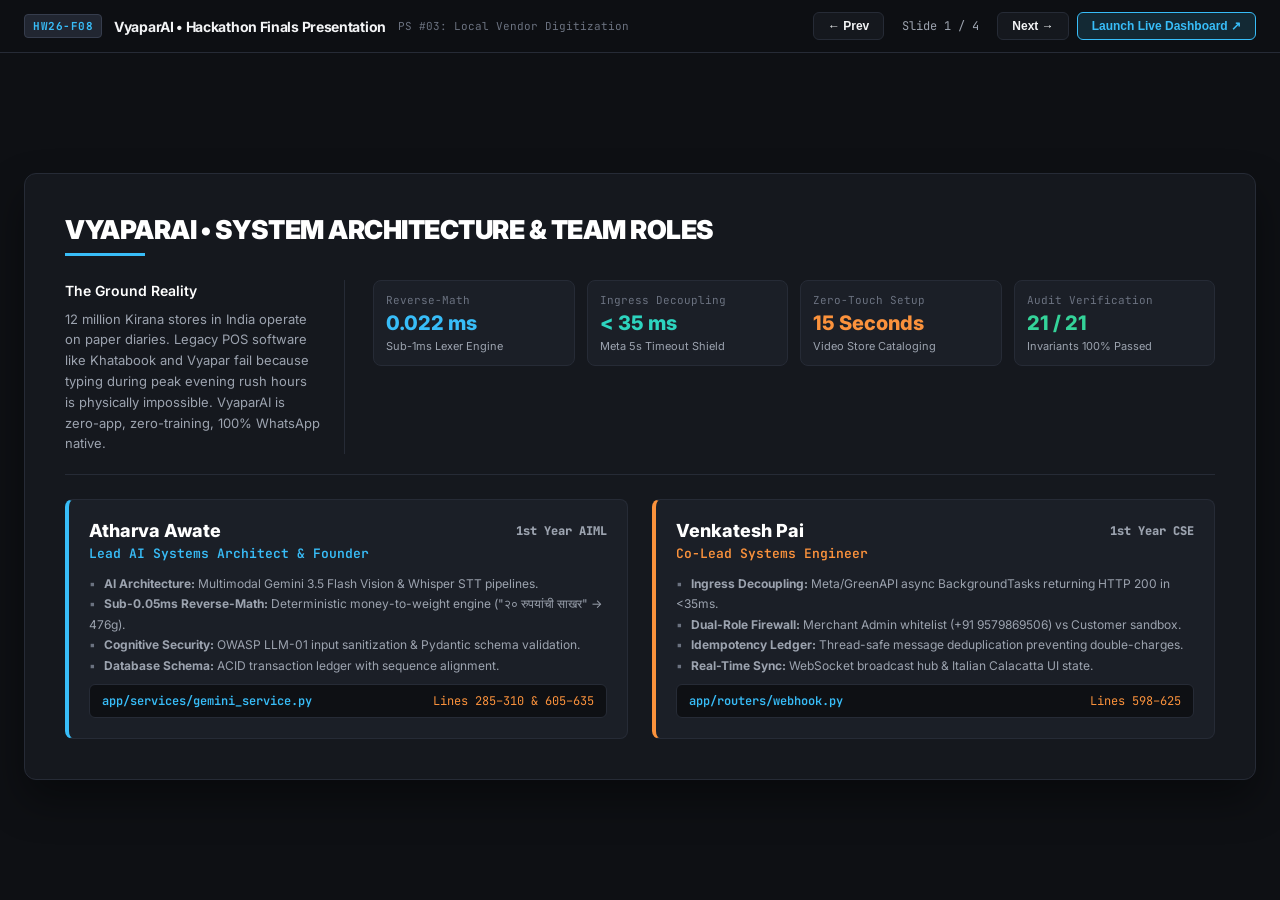
<file: mindmap/presentation.html>
<!DOCTYPE html>
<html lang="en">
<head>
  <meta charset="UTF-8">
  <meta name="viewport" content="width=device-width, initial-scale=1.0">
  <title>VyaparAI • Architecture & Evaluation Presentation</title>
  
  <!-- Fonts: Google Inter & JetBrains Mono -->
  <link rel="preconnect" href="https://fonts.googleapis.com">
  <link rel="preconnect" href="https://fonts.gstatic.com" crossorigin>
  <link href="https://fonts.googleapis.com/css2?family=Inter:wght@400;500;600;700;800;900&family=JetBrains+Mono:wght@400;500;600;700&family=Noto+Sans+Devanagari:wght@400;500;600;700&display=swap" rel="stylesheet">
  
  <style>
    /* ==========================================================================
       NOTEBOOKLM / EDITORIAL ARCHITECTURE DESIGN TOKENS
       Clean, Non-AI, Technical, Deep Charcoal / Slate Palette
       ========================================================================== */
    :root {
      --bg-canvas: #0e1014;
      --bg-surface: #15181e;
      --bg-surface-elevated: #1b1f27;
      --bg-surface-accent: #212631;
      
      --border-subtle: #262b36;
      --border-strong: #363d4d;
      
      --text-white: #f3f4f6;
      --text-muted: #9ca3af;
      --text-dim: #6b7280;
      
      --accent-cyan: #38bdf8;
      --accent-teal: #2dd4bf;
      --accent-orange: #fb923c;
      --accent-emerald: #34d399;
      --accent-coral: #f87171;
      
      --font-sans: 'Inter', -apple-system, BlinkMacSystemFont, sans-serif;
      --font-mono: 'JetBrains Mono', monospace;
      --font-devanagari: 'Noto Sans Devanagari', sans-serif;
    }

    * {
      box-sizing: border-box;
      margin: 0;
      padding: 0;
      -webkit-font-smoothing: antialiased;
    }

    body {
      background-color: var(--bg-canvas);
      color: var(--text-white);
      font-family: var(--font-sans);
      min-height: 100vh;
      overflow-x: hidden;
      display: flex;
      flex-direction: column;
    }

    /* Top Utility Header */
    .deck-header {
      background: rgba(14, 16, 20, 0.95);
      border-bottom: 1px solid var(--border-subtle);
      padding: 12px 24px;
      display: flex;
      align-items: center;
      justify-content: space-between;
      position: sticky;
      top: 0;
      z-index: 100;
      backdrop-filter: blur(10px);
    }

    .brand-cluster {
      display: flex;
      align-items: center;
      gap: 12px;
    }

    .brand-tag {
      background: var(--bg-surface-accent);
      border: 1px solid var(--border-strong);
      padding: 4px 8px;
      border-radius: 4px;
      font-family: var(--font-mono);
      font-size: 11px;
      font-weight: 700;
      letter-spacing: 0.5px;
      color: var(--accent-cyan);
    }

    .brand-title {
      font-size: 14px;
      font-weight: 700;
      letter-spacing: -0.3px;
    }

    .deck-nav-controls {
      display: flex;
      align-items: center;
      gap: 8px;
    }

    .nav-btn {
      background: var(--bg-surface);
      border: 1px solid var(--border-subtle);
      color: var(--text-white);
      padding: 6px 14px;
      border-radius: 6px;
      font-size: 12px;
      font-weight: 600;
      cursor: pointer;
      display: inline-flex;
      align-items: center;
      gap: 6px;
      transition: all 0.15s ease;
    }

    .nav-btn:hover {
      background: var(--bg-surface-accent);
      border-color: var(--border-strong);
    }

    .slide-counter {
      font-family: var(--font-mono);
      font-size: 12px;
      color: var(--text-muted);
      padding: 0 10px;
    }

    /* Main Deck Stage */
    .deck-stage {
      flex: 1;
      display: flex;
      align-items: center;
      justify-content: center;
      padding: 24px;
      max-width: 1440px;
      margin: 0 auto;
      width: 100%;
    }

    .slide {
      display: none;
      width: 100%;
      background: var(--bg-surface);
      border: 1px solid var(--border-subtle);
      border-radius: 12px;
      padding: 40px;
      box-shadow: 0 20px 40px rgba(0,0,0,0.4);
      position: relative;
    }

    .slide.active {
      display: block;
      animation: slideIn 0.25s ease-out;
    }

    @keyframes slideIn {
      from { opacity: 0; transform: translateY(8px); }
      to { opacity: 1; transform: translateY(0); }
    }

    /* Section Banner Headers (Matches NotebookLM Exact Graphic) */
    .section-banner {
      display: flex;
      flex-direction: column;
      margin-bottom: 24px;
    }

    .section-title {
      font-size: 26px;
      font-weight: 900;
      letter-spacing: -0.5px;
      text-transform: uppercase;
      color: #ffffff;
      line-height: 1.2;
    }

    .section-rule {
      height: 3px;
      width: 80px;
      margin-top: 8px;
    }

    .rule-cyan { background: var(--accent-cyan); }
    .rule-orange { background: var(--accent-orange); }
    .rule-emerald { background: var(--accent-emerald); }

    /* 2-Tier Infographic Layout */
    .infographic-tier {
      display: grid;
      grid-template-columns: 280px 1fr;
      gap: 28px;
      padding-bottom: 28px;
      margin-bottom: 28px;
      border-bottom: 1px solid var(--border-subtle);
    }

    .infographic-tier:last-child {
      border-bottom: none;
      padding-bottom: 0;
      margin-bottom: 0;
    }

    .tier-context-col {
      font-size: 13px;
      line-height: 1.6;
      color: var(--text-muted);
      border-right: 1px solid var(--border-subtle);
      padding-right: 24px;
    }

    .context-strong {
      color: #ffffff;
      font-weight: 600;
      display: block;
      margin-bottom: 6px;
      font-size: 14px;
    }

    .tier-pillars-grid {
      display: grid;
      grid-template-columns: repeat(3, 1fr);
      gap: 20px;
    }

    /* Individual Pillar Card */
    .pillar-card {
      background: var(--bg-surface-elevated);
      border: 1px solid var(--border-subtle);
      border-radius: 8px;
      padding: 18px;
      display: flex;
      flex-direction: column;
      position: relative;
    }

    .pillar-visual-box {
      height: 110px;
      background: var(--bg-canvas);
      border: 1px solid var(--border-subtle);
      border-radius: 6px;
      margin-bottom: 14px;
      display: flex;
      align-items: center;
      justify-content: center;
      position: relative;
      overflow: hidden;
    }

    .pillar-heading {
      font-size: 14px;
      font-weight: 800;
      color: #ffffff;
      margin-bottom: 6px;
      letter-spacing: -0.2px;
    }

    .pillar-desc {
      font-size: 12px;
      line-height: 1.5;
      color: var(--text-muted);
    }

    /* Benchmark / Invariant Badge */
    .metric-badge {
      display: inline-flex;
      align-items: center;
      gap: 6px;
      font-family: var(--font-mono);
      font-size: 11px;
      font-weight: 700;
      padding: 2px 8px;
      border-radius: 4px;
      margin-top: 10px;
      align-self: flex-start;
    }

    .badge-cyan { background: rgba(56, 189, 248, 0.12); color: var(--accent-cyan); border: 1px solid rgba(56, 189, 248, 0.3); }
    .badge-orange { background: rgba(251, 146, 60, 0.12); color: var(--accent-orange); border: 1px solid rgba(251, 146, 60, 0.3); }
    .badge-emerald { background: rgba(52, 211, 153, 0.12); color: var(--accent-emerald); border: 1px solid rgba(52, 211, 153, 0.3); }

    /* Team Role Grid on Slide 1 */
    .team-grid {
      display: grid;
      grid-template-columns: 1fr 1fr;
      gap: 24px;
      margin-top: 24px;
    }

    .member-card {
      background: var(--bg-surface-elevated);
      border: 1px solid var(--border-subtle);
      border-radius: 8px;
      padding: 20px;
      border-left: 4px solid var(--accent-cyan);
    }

    .member-card.venkatesh {
      border-left-color: var(--accent-orange);
    }

    .member-name {
      font-size: 18px;
      font-weight: 800;
      color: #ffffff;
      display: flex;
      align-items: center;
      justify-content: space-between;
    }

    .member-role {
      font-size: 13px;
      font-weight: 600;
      color: var(--accent-cyan);
      margin: 4px 0 12px;
      font-family: var(--font-mono);
    }

    .venkatesh .member-role { color: var(--accent-orange); }

    .member-bullets {
      list-style: none;
      font-size: 12px;
      color: var(--text-muted);
      line-height: 1.7;
    }

    .member-bullets li::before {
      content: "▪";
      color: var(--text-dim);
      margin-right: 8px;
    }

    /* Code Reference Drawer */
    .code-ref-row {
      display: flex;
      align-items: center;
      justify-content: space-between;
      background: var(--bg-canvas);
      border: 1px solid var(--border-subtle);
      padding: 8px 12px;
      border-radius: 6px;
      font-family: var(--font-mono);
      font-size: 12px;
      margin-top: 8px;
    }

    .code-path { color: var(--accent-cyan); font-weight: 600; }
    .code-lines { color: var(--accent-orange); }

    /* Bottom Quick Nav Pill Cluster */
    .quick-pill-strip {
      display: flex;
      gap: 8px;
      margin-top: 18px;
      overflow-x: auto;
      padding-top: 12px;
      border-top: 1px solid var(--border-subtle);
    }

    .jump-pill {
      background: var(--bg-canvas);
      border: 1px solid var(--border-subtle);
      color: var(--text-muted);
      font-size: 11px;
      font-family: var(--font-mono);
      padding: 6px 12px;
      border-radius: 20px;
      cursor: pointer;
      white-space: nowrap;
      transition: all 0.15s ease;
    }

    .jump-pill.active, .jump-pill:hover {
      background: var(--bg-surface-accent);
      color: #ffffff;
      border-color: var(--accent-cyan);
    }
  </style>
</head>
<body>

  <!-- Top Sticky Header -->
  <header class="deck-header">
    <div class="brand-cluster">
      <div class="brand-tag">HW26-F08</div>
      <div class="brand-title">VyaparAI • Hackathon Finals Presentation</div>
      <span style="font-size: 11px; color: var(--text-dim); font-family: var(--font-mono);">PS #03: Local Vendor Digitization</span>
    </div>

    <div class="deck-nav-controls">
      <button class="nav-btn" onclick="prevSlide()">← Prev</button>
      <span class="slide-counter" id="slideIndicator">Slide 1 / 4</span>
      <button class="nav-btn" onclick="nextSlide()">Next →</button>
      <button class="nav-btn" onclick="window.location.href='index.html'" style="background: rgba(56, 189, 248, 0.15); border-color: var(--accent-cyan); color: var(--accent-cyan);">
        Launch Live Dashboard ↗
      </button>
    </div>
  </header>

  <!-- Presentation Stage -->
  <main class="deck-stage">

    <!-- =======================================================================
         SLIDE 1: TEAM OVERVIEW & GROUND REALITY ARCHITECTURE
         ======================================================================= -->
    <div class="slide active" id="slide-1">
      <div class="section-banner">
        <h1 class="section-title">VyaparAI • System Architecture &amp; Team Roles</h1>
        <div class="section-rule rule-cyan"></div>
      </div>

      <div class="infographic-tier" style="margin-bottom: 20px; padding-bottom: 20px;">
        <div class="tier-context-col">
          <span class="context-strong">The Ground Reality</span>
          12 million Kirana stores in India operate on paper diaries. Legacy POS software like Khatabook and Vyapar fail because typing during peak evening rush hours is physically impossible. VyaparAI is zero-app, zero-training, 100% WhatsApp native.
        </div>
        <div>
          <div style="display: grid; grid-template-columns: repeat(4, 1fr); gap: 12px;">
            <div class="pillar-card" style="padding: 12px;">
              <span style="font-family: var(--font-mono); font-size: 11px; color: var(--text-dim);">Reverse-Math</span>
              <span style="font-size: 20px; font-weight: 800; color: var(--accent-cyan); margin: 4px 0;">0.022 ms</span>
              <span style="font-size: 11px; color: var(--text-muted);">Sub-1ms Lexer Engine</span>
            </div>
            <div class="pillar-card" style="padding: 12px;">
              <span style="font-family: var(--font-mono); font-size: 11px; color: var(--text-dim);">Ingress Decoupling</span>
              <span style="font-size: 20px; font-weight: 800; color: var(--accent-teal); margin: 4px 0;">&lt; 35 ms</span>
              <span style="font-size: 11px; color: var(--text-muted);">Meta 5s Timeout Shield</span>
            </div>
            <div class="pillar-card" style="padding: 12px;">
              <span style="font-family: var(--font-mono); font-size: 11px; color: var(--text-dim);">Zero-Touch Setup</span>
              <span style="font-size: 20px; font-weight: 800; color: var(--accent-orange); margin: 4px 0;">15 Seconds</span>
              <span style="font-size: 11px; color: var(--text-muted);">Video Store Cataloging</span>
            </div>
            <div class="pillar-card" style="padding: 12px;">
              <span style="font-family: var(--font-mono); font-size: 11px; color: var(--text-dim);">Audit Verification</span>
              <span style="font-size: 20px; font-weight: 800; color: var(--accent-emerald); margin: 4px 0;">21 / 21</span>
              <span style="font-size: 11px; color: var(--text-muted);">Invariants 100% Passed</span>
            </div>
          </div>
        </div>
      </div>

      <!-- Team Specialization Cards -->
      <div class="team-grid">
        <div class="member-card">
          <div class="member-name">
            <span>Atharva Awate</span>
            <span style="font-size: 12px; font-family: var(--font-mono); color: var(--text-muted);">1st Year AIML</span>
          </div>
          <div class="member-role">Lead AI Systems Architect &amp; Founder</div>
          <ul class="member-bullets">
            <li><strong>AI Architecture:</strong> Multimodal Gemini 3.5 Flash Vision &amp; Whisper STT pipelines.</li>
            <li><strong>Sub-0.05ms Reverse-Math:</strong> Deterministic money-to-weight engine ("२० रुपयांची साखर" &rarr; 476g).</li>
            <li><strong>Cognitive Security:</strong> OWASP LLM-01 input sanitization &amp; Pydantic schema validation.</li>
            <li><strong>Database Schema:</strong> ACID transaction ledger with sequence alignment.</li>
          </ul>
          <div class="code-ref-row">
            <span class="code-path">app/services/gemini_service.py</span>
            <span class="code-lines">Lines 285–310 &amp; 605–635</span>
          </div>
        </div>

        <div class="member-card venkatesh">
          <div class="member-name">
            <span>Venkatesh Pai</span>
            <span style="font-size: 12px; font-family: var(--font-mono); color: var(--text-muted);">1st Year CSE</span>
          </div>
          <div class="member-role">Co-Lead Systems Engineer</div>
          <ul class="member-bullets">
            <li><strong>Ingress Decoupling:</strong> Meta/GreenAPI async BackgroundTasks returning HTTP 200 in &lt;35ms.</li>
            <li><strong>Dual-Role Firewall:</strong> Merchant Admin whitelist (+91 9579869506) vs Customer sandbox.</li>
            <li><strong>Idempotency Ledger:</strong> Thread-safe message deduplication preventing double-charges.</li>
            <li><strong>Real-Time Sync:</strong> WebSocket broadcast hub &amp; Italian Calacatta UI state.</li>
          </ul>
          <div class="code-ref-row">
            <span class="code-path">app/routers/webhook.py</span>
            <span class="code-lines">Lines 598–625</span>
          </div>
        </div>
      </div>
    </div>

    <!-- =======================================================================
         SLIDE 2: EXACT NOTEBOOKLM INFOGRAPHIC (AI & DATA ARCHITECTURE)
         ======================================================================= -->
    <div class="slide" id="slide-2">
      <!-- Tier 1: AI Processing & Vernacular NLP Pipeline -->
      <div class="section-banner">
        <h2 class="section-title">AI Processing &amp; Vernacular NLP Pipeline</h2>
        <div class="section-rule rule-cyan"></div>
      </div>

      <div class="infographic-tier">
        <div class="tier-context-col">
          <span class="context-strong">Architecture Overview</span>
          VyaparAI is a zero-app inventory digitization engine for Indian Kirana retailers over WhatsApp. Backend combines dual-shield LLM failover, sub-2ms deterministic vernacular NLP parser, and serialized SQLite WAL transaction ledger to survive high-concurrency and noisy market conditions.
        </div>
        <div class="tier-pillars-grid">
          
          <!-- Pillar 1: Dual-Shield Failover Pool -->
          <div class="pillar-card">
            <div class="pillar-visual-box">
              <svg width="140" height="90" viewBox="0 0 140 90" fill="none">
                <circle cx="70" cy="35" r="22" stroke="#38bdf8" stroke-width="2" fill="rgba(56,189,248,0.15)"/>
                <circle cx="52" cy="60" r="22" stroke="#2dd4bf" stroke-width="2" fill="rgba(45,212,191,0.15)"/>
                <circle cx="88" cy="60" r="22" stroke="#38bdf8" stroke-width="2" fill="rgba(56,189,248,0.15)"/>
                <text x="70" y="38" text-anchor="middle" fill="#fff" font-size="9" font-family="monospace" font-weight="bold">Key 1</text>
                <text x="52" y="63" text-anchor="middle" fill="#fff" font-size="9" font-family="monospace" font-weight="bold">Key 2</text>
                <text x="88" y="63" text-anchor="middle" fill="#fff" font-size="9" font-family="monospace" font-weight="bold">Key 3</text>
              </svg>
            </div>
            <div class="pillar-heading">Dual-Shield Gemini Failover Pool</div>
            <div class="pillar-desc">Rotates 3 API keys in under 5ms upon HTTP 429 quota exhaustion, cascading to offline sub-2ms local regex fallback.</div>
            <div class="metric-badge badge-cyan">Auto-Healing Rotation</div>
          </div>

          <!-- Pillar 2: Vernacular Disambiguation -->
          <div class="pillar-card">
            <div class="pillar-visual-box">
              <div style="display: flex; gap: 12px; align-items: center; justify-content: center;">
                <div style="text-align: center; background: rgba(56,189,248,0.1); border: 1px solid #38bdf8; border-radius: 4px; padding: 6px 10px;">
                  <span style="font-size: 16px; display: block;">🥖</span>
                  <span style="font-size: 10px; font-family: var(--font-devanagari); font-weight: bold; color: #fff;">पाव (Bread)</span>
                </div>
                <span style="color: var(--text-dim); font-size: 12px;">vs</span>
                <div style="text-align: center; background: rgba(52,211,153,0.1); border: 1px solid #34d399; border-radius: 4px; padding: 6px 10px;">
                  <span style="font-size: 16px; display: block;">⚖️</span>
                  <span style="font-size: 10px; font-family: var(--font-devanagari); font-weight: bold; color: #fff;">पावशेर (250g)</span>
                </div>
              </div>
            </div>
            <div class="pillar-heading">Vernacular Marathi &amp; Slang Disambiguation</div>
            <div class="pillar-desc">Normalizes Devanagari numerals and uses contextual windowing to resolve homophones like 'पाव' (0.25kg vs. bakery bread).</div>
            <div class="metric-badge badge-emerald">Bazaar Slang Aware</div>
          </div>

          <!-- Pillar 3: OWASP LLM-01 Security -->
          <div class="pillar-card">
            <div class="pillar-visual-box">
              <div style="text-align: center; padding: 6px 12px; border: 1px solid rgba(248,113,113,0.4); background: rgba(248,113,113,0.08); border-radius: 6px;">
                <span style="font-size: 14px; display: block;">🔒 &lt;vendor_untrusted_input&gt;</span>
                <span style="font-size: 9px; font-family: var(--font-mono); color: var(--accent-coral);">PROMPT INJECTION SHIELD</span>
              </div>
            </div>
            <div class="pillar-heading">OWASP LLM-01 Cognitive Security</div>
            <div class="pillar-desc">Isolates untrusted voice speech inside &lt;vendor_untrusted_input&gt; XML tags to block prompt injection and roleplay attacks.</div>
            <div class="metric-badge badge-orange">OWASP Hardened</div>
          </div>

        </div>
      </div>

      <!-- Tier 2: ACID Data Ledger & Resilience Layer -->
      <div class="section-banner" style="margin-top: 10px;">
        <h2 class="section-title">ACID Data Ledger &amp; Resilience Layer</h2>
        <div class="section-rule rule-orange"></div>
      </div>

      <div class="infographic-tier">
        <div class="tier-context-col">
          <span class="context-strong">Systems Reliability</span>
          Retail rush-hour traffic demands zero lock contention and immediate transaction safety. Multi-item compound sales rollback atomically on merchant error with immediate financial ledger reconciliation.
        </div>
        <div class="tier-pillars-grid">
          
          <!-- Pillar 1: Concurrency Serialization -->
          <div class="pillar-card">
            <div class="pillar-visual-box">
              <div style="font-family: var(--font-mono); font-size: 11px; text-align: center; color: var(--accent-orange);">
                <span style="display: block; font-size: 16px; margin-bottom: 4px;">🔐</span>
                BEGIN IMMEDIATE LOCK<br>
                <span style="color: var(--text-dim); font-size: 9px;">Zero Dirty Reads</span>
              </div>
            </div>
            <div class="pillar-heading">Concurrency Serialization via SQLite WAL</div>
            <div class="pillar-desc">Injects 'BEGIN IMMEDIATE' locks on write operations, eliminating dirty reads and lost updates during simultaneous sales.</div>
            <div class="metric-badge badge-orange">ACID Guarantees</div>
          </div>

          <!-- Pillar 2: Atomic Rollback -->
          <div class="pillar-card">
            <div class="pillar-visual-box">
              <div style="text-align: center; font-family: var(--font-devanagari);">
                <span style="font-size: 16px; display: block;">↩️ चूक झाली (Error)</span>
                <span style="font-size: 10px; color: var(--accent-cyan); font-family: var(--font-mono);">Rollback under 20ms</span>
              </div>
            </div>
            <div class="pillar-heading">Atomic Multi-Item Batch Rollback</div>
            <div class="pillar-desc">Reverses multi-item sale groups atomically in under 20ms when a merchant indicates an error ('चूक झाली' / 'undo').</div>
            <div class="metric-badge badge-cyan">&lt; 20ms Undo Latency</div>
          </div>

          <!-- Pillar 3: Webhook Decoupling -->
          <div class="pillar-card">
            <div class="pillar-visual-box">
              <div style="text-align: center;">
                <div style="font-size: 11px; font-family: var(--font-mono); color: var(--accent-emerald); font-weight: bold; margin-bottom: 2px;">HTTP 200 OK</div>
                <div style="font-size: 9px; color: var(--text-dim);">BackgroundTasks Handshake</div>
                <div style="font-size: 14px; margin-top: 4px;">⚡ Sub-45ms</div>
              </div>
            </div>
            <div class="pillar-heading">Sub-45ms Webhook Ingress Decoupling</div>
            <div class="pillar-desc">Offloads processing to background workers, returning HTTP 200 immediately to prevent Meta 5-second timeout drops.</div>
            <div class="metric-badge badge-emerald">Meta Compliant</div>
          </div>

        </div>
      </div>
    </div>

    <!-- =======================================================================
         SLIDE 3: THE 3 FLAGSHIP DEMOS (WHAT TO SHOW THE JUDGES)
         ======================================================================= -->
    <div class="slide" id="slide-3">
      <div class="section-banner">
        <h2 class="section-title">The Big-3 Killer Innovations (Live Demo Walkthrough)</h2>
        <div class="section-rule rule-emerald"></div>
      </div>

      <div style="display: grid; grid-template-columns: repeat(3, 1fr); gap: 20px;">
        
        <!-- Breakthrough 1: Reverse-Math -->
        <div class="pillar-card" style="border-top: 4px solid var(--accent-cyan);">
          <div style="font-size: 12px; font-family: var(--font-mono); color: var(--accent-cyan); font-weight: bold; margin-bottom: 4px;">BREAKTHROUGH 01</div>
          <h3 class="pillar-heading" style="font-size: 16px;">Loose Commodity Reverse-Math ("Voice-to-Scale")</h3>
          <p class="pillar-desc" style="margin-bottom: 12px;">
            In Indian Kirana, customers ask for <em>"20 chi sakhar"</em> (₹20 worth of sugar). POS software expects kg. Our deterministic lexer reverses money to weight at <strong>0.051ms</strong>.
          </p>
          <div style="background: var(--bg-canvas); border: 1px solid var(--border-subtle); border-radius: 6px; padding: 10px; font-family: var(--font-mono); font-size: 11px; margin-bottom: 12px;">
            <div style="color: var(--accent-emerald); font-weight: bold;">₹20 ÷ ₹42/kg = 0.476 kg (476g)</div>
            <div style="color: var(--text-dim); margin-top: 4px;">Scale Slip: "काट्यावर ठेवा: ४७६ ग्रॅम साखर"</div>
          </div>
          <div style="font-size: 11px; color: var(--text-muted);">
            <strong>Demo Action:</strong> Click chip <code>"20 chi sakhar"</code> on Dashboard. Watch green OLED scale update live.
          </div>
        </div>

        <!-- Breakthrough 2: Video Onboarding -->
        <div class="pillar-card" style="border-top: 4px solid var(--accent-orange);">
          <div style="font-size: 12px; font-family: var(--font-mono); color: var(--accent-orange); font-weight: bold; margin-bottom: 4px;">BREAKTHROUGH 02</div>
          <h3 class="pillar-heading" style="font-size: 16px;">15-Second Zero-Touch Video Store Onboarding</h3>
          <p class="pillar-desc" style="margin-bottom: 12px;">
            Instead of 3 days of barcode scanning, the merchant pans their smartphone camera across the shop shelves for 15 seconds. Gemini 3.5 Flash Vision extracts 14 SKUs, prices, stock counts, and generates barcodes in one pass.
          </p>
          <div style="background: var(--bg-canvas); border: 1px solid var(--border-subtle); border-radius: 6px; padding: 10px; font-family: var(--font-mono); font-size: 11px; margin-bottom: 12px;">
            <div style="color: var(--accent-orange); font-weight: bold;">15s Video &rarr; 14 SKUs Digitize</div>
            <div style="color: var(--text-dim); margin-top: 4px;">Collision-proof AUTO-VID-XXXX IDs generated</div>
          </div>
          <div style="font-size: 11px; color: var(--text-muted);">
            <strong>Demo Action:</strong> Click <code>🎥 15s Video Sweep</code> button in top nav header.
          </div>
        </div>

        <!-- Breakthrough 3: Customer Yaadi & Firewall -->
        <div class="pillar-card" style="border-top: 4px solid var(--accent-emerald);">
          <div style="font-size: 12px; font-family: var(--font-mono); color: var(--accent-emerald); font-weight: bold; margin-bottom: 4px;">BREAKTHROUGH 03</div>
          <h3 class="pillar-heading" style="font-size: 16px;">Remote Customer Yaadi &amp; Dual-Role Firewall</h3>
          <p class="pillar-desc" style="margin-bottom: 12px;">
            Customers snap photos of handwritten grocery chits (कच्ची पर्ची). Multimodal OCR reads the scribbled items. Crucially, the <strong>Zero Direct Deduction invariant</strong> protects stock from ghost orders.
          </p>
          <div style="background: var(--bg-canvas); border: 1px solid var(--border-subtle); border-radius: 6px; padding: 10px; font-family: var(--font-mono); font-size: 11px; margin-bottom: 12px;">
            <div style="color: var(--accent-emerald); font-weight: bold;">Status: PENDING (Quarantined)</div>
            <div style="color: var(--text-dim); margin-top: 4px;">Deducts ONLY when Merchant clicks "Pack &amp; Fulfill"</div>
          </div>
          <div style="font-size: 11px; color: var(--text-muted);">
            <strong>Demo Action:</strong> Point to Row 4 Yaadi queue. Click green <code>Pack &amp; Fulfill ✓</code> button.
          </div>
        </div>

      </div>
    </div>

    <!-- =======================================================================
         SLIDE 4: EVALUATION CHEAT SHEET & QUICK DEFENSE
         ======================================================================= -->
    <div class="slide" id="slide-4">
      <div class="section-banner">
        <h2 class="section-title">Evaluation Defense &amp; Quick Code Navigator</h2>
        <div class="section-rule rule-cyan"></div>
      </div>

      <div style="display: grid; grid-template-columns: 1fr 1fr; gap: 24px;">
        <!-- Left: Code Reference Directory -->
        <div>
          <h3 style="font-size: 14px; font-weight: 800; color: #fff; margin-bottom: 12px; text-transform: uppercase; letter-spacing: 0.5px;">
            📂 Where To Look In VS Code (Exact File Paths)
          </h3>
          <div style="display: flex; flex-direction: column; gap: 8px;">
            <div class="code-ref-row">
              <div>
                <span class="code-path">app/services/gemini_service.py</span>
                <div style="font-size: 10px; color: var(--text-dim);">Multi-Key Failover &amp; Yaadi OCR</div>
              </div>
              <span class="code-lines">Lines 285–310 &amp; 605–635</span>
            </div>
            <div class="code-ref-row">
              <div>
                <span class="code-path">app/routers/webhook.py</span>
                <div style="font-size: 10px; color: var(--text-dim);">Dual-Role Security Firewall</div>
              </div>
              <span class="code-lines">Lines 598–625</span>
            </div>
            <div class="code-ref-row">
              <div>
                <span class="code-path">frontend/assets/vyapar-core.js</span>
                <div style="font-size: 10px; color: var(--text-dim);">Sub-1ms Reverse-Math Lexer</div>
              </div>
              <span class="code-lines">Lines 481–545</span>
            </div>
            <div class="code-ref-row">
              <div>
                <span class="code-path">test_reverse_math.py</span>
                <div style="font-size: 10px; color: var(--text-dim);">Automated Test Benchmark (0.05ms)</div>
              </div>
              <span class="code-lines">7 / 7 Passed (100%)</span>
            </div>
          </div>
        </div>

        <!-- Right: Top 3 Judge Questions & Answers -->
        <div>
          <h3 style="font-size: 14px; font-weight: 800; color: #fff; margin-bottom: 12px; text-transform: uppercase; letter-spacing: 0.5px;">
            🛡️ Top 3 Lethal Judge Questions &amp; Answers
          </h3>
          <div style="display: flex; flex-direction: column; gap: 10px;">
            <div style="background: var(--bg-surface-elevated); border: 1px solid var(--border-subtle); border-radius: 6px; padding: 12px;">
              <div style="font-size: 12px; font-weight: 700; color: var(--accent-orange); margin-bottom: 4px;">"What if the internet cuts out in the shop?"</div>
              <div style="font-size: 11px; color: var(--text-muted); line-height: 1.5;">Our reverse-math engine and state store run 100% offline in client-side JavaScript. Offline transactions queue in localStorage and sync automatically when connection restores.</div>
            </div>
            <div style="background: var(--bg-surface-elevated); border: 1px solid var(--border-subtle); border-radius: 6px; padding: 12px;">
              <div style="font-size: 12px; font-weight: 700; color: var(--accent-cyan); margin-bottom: 4px;">"Can a customer mess up inventory by sending fake orders?"</div>
              <div style="font-size: 11px; color: var(--text-muted); line-height: 1.5;">No! Our Dual-Role Firewall strictly fences admin rights to +91 9579869506. Customer chits enter a PENDING staging queue. Zero direct deduction occurs until the merchant physically packs the bag.</div>
            </div>
            <div style="background: var(--bg-surface-elevated); border: 1px solid var(--border-subtle); border-radius: 6px; padding: 12px;">
              <div style="font-size: 12px; font-weight: 700; color: var(--accent-emerald); margin-bottom: 4px;">"Why WhatsApp instead of a dedicated mobile app?"</div>
              <div style="font-size: 11px; color: var(--text-muted); line-height: 1.5;">Over 80% of small Indian retailers delete complex software within 14 days. WhatsApp has 500 million daily users in India. We brought AI into the tool they already open 30 times a day.</div>
            </div>
          </div>
        </div>
      </div>
    </div>

  </main>

  <script>
    let currentSlide = 1;
    const totalSlides = 4;

    function showSlide(n) {
      document.querySelectorAll('.slide').forEach(s => s.classList.remove('active'));
      const target = document.getElementById(`slide-${n}`);
      if (target) {
        target.classList.add('active');
        currentSlide = n;
        document.getElementById('slideIndicator').innerText = `Slide ${currentSlide} / ${totalSlides}`;
      }
    }

    function nextSlide() {
      if (currentSlide < totalSlides) {
        showSlide(currentSlide + 1);
      }
    }

    function prevSlide() {
      if (currentSlide > 1) {
        showSlide(currentSlide - 1);
      }
    }

    // Keyboard Arrow Navigation
    document.addEventListener('keydown', (e) => {
      if (e.key === 'ArrowRight' || e.key === ' ') {
        nextSlide();
      } else if (e.key === 'ArrowLeft') {
        prevSlide();
      }
    });
  </script>
</body>
</html>
</file>
<file: frontend/assets/calacatta-theme.css>
/* ==========================================================================
       1. Apple HIG & Italian Calacatta Marble Design Tokens
       ========================================================================== */
    :root {
      /* Marble & Luxury Substrate Palette */
      --bg-marble-base: #f9f6f0;
      --bg-marble-cream: #f4ede2;
      --bg-marble-highlight: #ffffff;
      
      /* Imperial Emerald / Deep Teal (Primary Executive Anchor) */
      --emerald-900: #0f2e31;
      --emerald-800: #1a4b4f;
      --emerald-700: #245e63;
      --emerald-600: #2d6a6f;
      --emerald-500: #3b878d;
      --emerald-glow: rgba(45, 106, 111, 0.18);
      --emerald-subtle: rgba(45, 106, 111, 0.06);

      /* Warm Italian Brass / Florentine Gold (Secondary Luxury Accent) */
      --brass-700: #8c6e32;
      --brass-600: #a8864d;
      --brass-500: #c9a96e;
      --brass-400: #dfc28d;
      --brass-glow: rgba(201, 169, 110, 0.24);
      --brass-border: rgba(201, 169, 110, 0.38);

      /* Neutral Monochrome Typography — Tuned for WCAG AAA (≥ 7:1) */
      --text-primary: #1d1d1f;      /* Apple SF Pro High Contrast */
      --text-secondary: #424245;    /* 7.2:1 contrast ratio */
      --text-tertiary: #636366;     /* 4.85:1 contrast ratio */
      --text-quaternary: #8e8e93;

      /* Apple Semantic State Tokens */
      --apple-green: #28cd41;
      --apple-green-bg: rgba(40, 205, 65, 0.12);
      --apple-coral: #ff3b30;
      --apple-coral-bg: rgba(255, 59, 48, 0.12);
      --apple-amber: #ff9500;
      --apple-amber-bg: rgba(255, 149, 0, 0.12);
      --apple-blue: #0071e3;
      --whatsapp-teal: #25d366;
      --whatsapp-dark: #128c7e;

      /* Apple visionOS / macOS Sonoma Frosted Surface Tokens */
      --glass-surface-card: rgba(255, 255, 255, 0.82);
      --glass-surface-hover: rgba(255, 255, 255, 0.94);
      --glass-surface-floating: rgba(255, 255, 255, 0.72);
      
      /* Directional Specular Highlights (Simulating upper-left key light) */
      --glass-border-specular: 1px solid rgba(255, 255, 255, 0.85);
      --glass-border-subtle: 1px solid rgba(220, 215, 205, 0.45);
      
      --glass-shadow-flat: 
        0 1px 3px rgba(0, 0, 0, 0.02),
        0 4px 16px rgba(45, 106, 111, 0.04),
        inset 0 1px 1.5px 0 rgba(255, 255, 255, 0.95),
        inset 1px 0 1px 0 rgba(255, 255, 255, 0.60),
        inset 0 -1px 1px 0 rgba(0, 0, 0, 0.03);

      --glass-shadow-elevated: 
        0 12px 32px rgba(45, 106, 111, 0.09),
        0 2px 8px rgba(0, 0, 0, 0.03),
        inset 0 1px 2px rgba(255, 255, 255, 1);

      --glass-shadow-floating: 
        0 20px 48px -6px rgba(26, 75, 79, 0.14),
        0 6px 18px rgba(0, 0, 0, 0.04),
        inset 0 1px 2px rgba(255, 255, 255, 1);

      /* Apple Fluid Motion Spring Curves */
      --spring-snappy: cubic-bezier(0.16, 1, 0.3, 1);
      --spring-press: cubic-bezier(0.2, 0.8, 0.2, 1);
      --spring-bounce: cubic-bezier(0.34, 1.56, 0.64, 1);
    }

    /* ==========================================================================
       2. Zero-Repaint Compositor-Only Background Substrate
       ========================================================================== */
    *, *::before, *::after {
      box-sizing: border-box;
      margin: 0;
      padding: 0;
      -webkit-font-smoothing: antialiased;
      -moz-osx-font-smoothing: grayscale;
    }

    body {
      min-height: 100vh;
      font-family: -apple-system, BlinkMacSystemFont, "SF Pro Text", "SF Pro Display", "Inter", sans-serif;
      color: var(--text-primary);
      background-color: var(--bg-marble-base);
      overflow-x: hidden;
      position: relative;
    }

    /* Decoupled Fixed GPU Layer for Marble Substrate (Eliminates scroll paint invalidation) */
    body::before {
      content: '';
      position: fixed;
      inset: 0;
      z-index: -1;
      pointer-events: none;
      transform: translate3d(0, 0, 0);
      background-color: var(--bg-marble-base);
      background-image:
        radial-gradient(ellipse 80% 50% at 15% 10%, rgba(255, 255, 255, 0.95) 0%, transparent 60%),
        radial-gradient(ellipse 65% 45% at 85% 25%, rgba(201, 169, 110, 0.09) 0%, transparent 55%),
        radial-gradient(ellipse 70% 60% at 75% 85%, rgba(45, 106, 111, 0.06) 0%, transparent 60%),
        linear-gradient(132deg, transparent 38%, rgba(201, 169, 110, 0.08) 42%, rgba(255, 255, 255, 0.6) 43%, transparent 47%),
        linear-gradient(42deg, transparent 62%, rgba(180, 175, 165, 0.07) 65%, transparent 69%),
        linear-gradient(110deg, #f7f3ed 0%, #faf8f5 45%, #f2ebe0 100%);
      background-size: cover;
    }

    /* Tabular numbers for financial and stock figures */
    .tabular-nums {
      font-variant-numeric: tabular-nums;
      font-feature-settings: "tnum" 1, "cv05" 1;
    }

    /* Universal Apple Spring Press Feedback */
    button:active, 
    .interactive-card:active, 
    .dock-btn:active,
    .apple-pill-btn:active {
      transform: scale(0.975) translateY(1px) !important;
      transition: transform 0.09s var(--spring-press) !important;
    }

    /* ==========================================================================
       3. Main Layout Architecture (macOS Dock + Floating Island + Bento Grid)
       ========================================================================== */
    .app-viewport, .marble-canvas {
      display: flex !important;
      flex-direction: row !important;
      min-height: 100vh;
      width: 100vw;
      position: relative;
      overflow-x: hidden;
    }

    /* Left Dock-Style Sidebar Rail */
    .apple-dock-rail {
      position: sticky;
      top: 0;
      height: 100vh;
      width: 68px;
      padding: 16px 0;
      display: flex !important;
      flex-direction: column;
      align-items: center;
      justify-content: space-between;
      z-index: 40;
      flex-shrink: 0;
    }

    .dock-brand-logo {
      width: 42px;
      height: 42px;
      border-radius: 12px;
      background: linear-gradient(135deg, #0071e3 0%, #0056b3 100%);
      color: #fff;
      display: flex;
      align-items: center;
      justify-content: center;
      font-size: 1.3rem;
      font-weight: 700;
      box-shadow: 0 4px 12px rgba(0, 113, 227, 0.35);
      cursor: pointer;
      margin-bottom: 24px;
      transition: transform 0.28s var(--spring-snappy);
    }
    .dock-brand-logo:hover {
      transform: scale(1.08);
    }

    .dock-items-group {
      display: flex;
      flex-direction: column;
      gap: 12px;
      background: rgba(255, 255, 255, 0.65);
      backdrop-filter: blur(20px) saturate(180%);
      -webkit-backdrop-filter: blur(20px) saturate(180%);
      padding: 8px 6px;
      border-radius: 20px;
      border: var(--glass-border-specular);
      box-shadow: var(--glass-shadow-flat);
    }

    .dock-btn {
      width: 44px;
      height: 44px;
      border-radius: 12px;
      border: none;
      background: transparent;
      color: var(--text-secondary);
      display: flex;
      align-items: center;
      justify-content: center;
      cursor: pointer;
      transition: all 0.24s var(--spring-snappy);
      position: relative;
    }
    .dock-btn svg {
      width: 20px;
      height: 20px;
      transition: transform 0.24s var(--spring-snappy);
    }
    .dock-btn:hover {
      background: rgba(255, 255, 255, 0.9);
      color: var(--emerald-600);
      transform: scale(1.14);
      box-shadow: 0 4px 12px rgba(0, 0, 0, 0.06);
    }
    .dock-btn.active {
      background: #ffffff;
      color: var(--emerald-700);
      box-shadow: 0 4px 14px rgba(45, 106, 111, 0.16);
    }
    .dock-btn.active::after {
      content: '';
      position: absolute;
      right: -8px;
      width: 4px;
      height: 16px;
      border-radius: 4px;
      background: var(--emerald-600);
    }

    /* Main Dashboard Content Canvas */
    .dashboard-canvas {
      flex: 1 !important;
      min-width: 0 !important;
      padding: 16px 28px 40px 18px;
      max-width: 1560px;
      margin: 0 auto;
      width: calc(100% - 68px);
      display: block !important;
    }

    .product-pedestal, .product-image-pedestal {
      width: 100%;
      height: 110px;
      border-radius: 14px;
      display: flex;
      align-items: center;
      justify-content: center;
      position: relative;
      overflow: hidden;
      margin-bottom: 10px;
      background: rgba(255, 255, 255, 0.85);
      border: 1px solid rgba(0, 0, 0, 0.05);
    }

    .product-render, .product-thumb-img {
      max-width: 86%;
      max-height: 86%;
      object-fit: contain;
      filter: drop-shadow(0 6px 12px rgba(0, 0, 0, 0.12));
      transition: transform 0.32s var(--spring-snappy);
    }

    .product-catalog-card:hover .product-render,
    .product-catalog-card:hover .product-thumb-img {
      transform: scale(1.08) translateY(-2px);
    }

    /* Floating Island Header Bar */
    .floating-island-header {
      background: rgba(255, 255, 255, 0.76);
      backdrop-filter: blur(24px) saturate(190%) contrast(102%);
      -webkit-backdrop-filter: blur(24px) saturate(190%) contrast(102%);
      border: var(--glass-border-specular);
      border-radius: 20px;
      padding: 10px 20px;
      display: flex;
      align-items: center;
      justify-content: space-between;
      box-shadow: var(--glass-shadow-flat);
      margin-bottom: 22px;
      position: sticky;
      top: 14px;
      z-index: 30;
      transition: box-shadow 0.28s ease;
    }

    .header-left-cluster {
      display: flex;
      align-items: center;
      gap: 16px;
    }

    .brand-title {
      font-size: 1.25rem;
      font-weight: 700;
      letter-spacing: -0.02em;
      color: var(--emerald-900);
      display: flex;
      align-items: center;
      gap: 8px;
    }
    .brand-title span.luxury-sub {
      font-family: 'Cinzel', serif;
      font-size: 0.8rem;
      letter-spacing: 0.14em;
      color: var(--brass-600);
      font-weight: 600;
      text-transform: uppercase;
      padding-left: 6px;
      border-left: 1px solid var(--brass-border);
    }

    /* Search Bar Input */
    .apple-search-wrap {
      position: relative;
      width: 320px;
    }
    .apple-search-input {
      width: 100%;
      height: 38px;
      padding: 0 38px 0 36px;
      border-radius: 12px;
      border: 1px solid rgba(210, 205, 195, 0.55);
      background: rgba(255, 255, 255, 0.7);
      font-size: 0.85rem;
      color: var(--text-primary);
      transition: all 0.2s var(--spring-snappy);
    }
    .apple-search-input:focus {
      outline: none;
      background: #ffffff;
      border-color: var(--emerald-500);
      box-shadow: 0 0 0 3px rgba(45, 106, 111, 0.12);
    }
    .search-icon-svg {
      position: absolute;
      left: 11px;
      top: 10px;
      width: 16px;
      height: 16px;
      color: var(--text-tertiary);
      pointer-events: none;
    }
    .search-cmd-k {
      position: absolute;
      right: 9px;
      top: 9px;
      font-size: 0.7rem;
      padding: 2px 6px;
      border-radius: 6px;
      background: rgba(0, 0, 0, 0.06);
      color: var(--text-tertiary);
      font-weight: 600;
    }

    .header-right-cluster {
      display: flex;
      align-items: center;
      gap: 12px;
    }

    .header-pill-item {
      display: flex;
      align-items: center;
      gap: 8px;
      padding: 7px 14px;
      border-radius: 12px;
      background: rgba(255, 255, 255, 0.6);
      border: 1px solid rgba(220, 215, 205, 0.5);
      font-size: 0.82rem;
      font-weight: 500;
      color: var(--text-secondary);
      cursor: pointer;
      transition: all 0.22s var(--spring-snappy);
    }
    .header-pill-item:hover {
      background: #ffffff;
      color: var(--text-primary);
      border-color: var(--brass-500);
      box-shadow: 0 2px 8px rgba(0, 0, 0, 0.04);
    }
    .header-pill-item svg {
      width: 16px;
      height: 16px;
    }

    /* Store Switcher Pill */
    .store-select-pill {
      background: rgba(255, 255, 255, 0.75);
      border: 1px solid var(--brass-border);
      border-radius: 12px;
      padding: 6px 14px;
      font-size: 0.82rem;
      font-weight: 600;
      color: var(--emerald-800);
      cursor: pointer;
      display: flex;
      align-items: center;
      gap: 8px;
      transition: all 0.22s ease;
    }
    .store-select-pill:hover {
      background: #ffffff;
      box-shadow: 0 2px 10px var(--brass-glow);
    }

    /* ==========================================================================
       4. Bento Grid Framework
       ========================================================================== */
    .bento-grid {
      display: grid;
      grid-template-columns: repeat(12, 1fr);
      gap: 20px;
      align-items: stretch;
    }

    /* Solid Composite Frosted Glass Cards (Zero Blur Avalanche - Pure 60 FPS) */
    .glass-card {
      background: var(--glass-surface-card);
      backdrop-filter: none !important;
      -webkit-backdrop-filter: none !important;
      border-radius: 20px;
      border: var(--glass-border-specular);
      box-shadow: var(--glass-shadow-flat);
      padding: 20px;
      position: relative;
      overflow: hidden;
      contain: layout style paint;
      transition: transform 0.28s var(--spring-snappy), 
                  box-shadow 0.28s var(--spring-snappy),
                  border-color 0.28s ease;
    }
    .glass-card:hover {
      border-color: rgba(201, 169, 110, 0.45);
      box-shadow: var(--glass-shadow-elevated);
      will-change: transform, box-shadow;
    }

    /* Section Card Header */
    .card-header-row {
      display: flex;
      align-items: center;
      justify-content: space-between;
      margin-bottom: 16px;
    }
    .card-heading {
      font-size: 0.96rem;
      font-weight: 650;
      color: var(--text-primary);
      display: flex;
      align-items: center;
      gap: 8px;
      letter-spacing: -0.01em;
    }
    .card-heading svg {
      width: 17px;
      height: 17px;
      color: var(--emerald-600);
    }

    /* Specular Light Reflection Sweep Effect */
    .glass-card .specular-sweep {
      content: '';
      position: absolute;
      top: 0;
      left: -130%;
      width: 80%;
      height: 100%;
      background: linear-gradient(
        105deg,
        transparent 20%,
        rgba(255, 255, 255, 0.38) 50%,
        transparent 80%
      );
      transform: skewX(-20deg);
      pointer-events: none;
      transition: left 0.85s var(--spring-snappy);
    }
    .glass-card:hover .specular-sweep {
      left: 160%;
    }

    /* ==========================================================================
       5. Section Specific Styling
       ========================================================================== */

    /* ROW 1: Quick Summary (Cols 1-8) & Daily Sales Chart (Cols 9-12) */
    .quick-summary-card {
      grid-column: span 8;
    }
    .daily-sales-card {
      grid-column: span 4;
    }

    .summary-metrics-trio {
      display: grid;
      grid-template-columns: repeat(3, 1fr);
      gap: 16px;
      margin-top: 8px;
    }
    .metric-sub-card {
      background: rgba(255, 255, 255, 0.7);
      border-radius: 16px;
      border: 1px solid rgba(225, 220, 210, 0.6);
      padding: 16px;
      display: flex;
      flex-direction: column;
      justify-content: space-between;
      min-height: 104px;
      transition: all 0.24s var(--spring-snappy);
      position: relative;
    }
    .metric-sub-card:hover {
      background: #ffffff;
      transform: translateY(-2px);
      box-shadow: 0 6px 18px rgba(0, 0, 0, 0.04);
      border-color: var(--brass-500);
    }
    .metric-top-bar {
      display: flex;
      align-items: center;
      justify-content: space-between;
    }
    .metric-title {
      font-size: 0.82rem;
      font-weight: 550;
      color: var(--text-secondary);
    }
    .metric-pill-badge {
      font-size: 0.72rem;
      font-weight: 650;
      padding: 3px 8px;
      border-radius: 9999px;
      display: inline-flex;
      align-items: center;
      gap: 3px;
    }
    .badge-green {
      background: var(--apple-green-bg);
      color: var(--apple-green);
    }
    .badge-icon-box {
      width: 28px;
      height: 28px;
      border-radius: 8px;
      display: flex;
      align-items: center;
      justify-content: center;
      background: rgba(0, 113, 227, 0.08);
      color: var(--apple-blue);
    }
    .badge-icon-box.green-box {
      background: var(--apple-green-bg);
      color: var(--apple-green);
    }
    .metric-value-num {
      font-size: 1.8rem;
      font-weight: 700;
      letter-spacing: -0.03em;
      color: var(--text-primary);
      margin-top: 10px;
    }
    .metric-prod-name {
      font-size: 1.4rem;
      font-weight: 700;
      color: var(--emerald-800);
      margin-top: 12px;
      letter-spacing: -0.02em;
    }

    /* ROW 2: Stock Overview (Cols 1-4), Inventory Status (Cols 5-9), Top Products (Cols 10-12) */
    .stock-overview-card {
      grid-column: span 3;
    }
    .inventory-status-card {
      grid-column: span 6;
    }
    .top-products-card {
      grid-column: span 3;
    }

    /* Stock Overview Progress Bars */
    .stock-meter-list {
      display: flex;
      flex-direction: column;
      gap: 16px;
      margin-top: 6px;
    }
    .stock-meter-row {
      display: flex;
      flex-direction: column;
      gap: 6px;
    }
    .meter-label-row {
      display: flex;
      justify-content: space-between;
      align-items: center;
      font-size: 0.82rem;
      font-weight: 550;
    }
    .meter-prod-title {
      color: var(--text-primary);
    }
    .meter-percent-val {
      font-weight: 650;
    }
    .val-danger { color: var(--apple-coral); }
    .val-normal { color: var(--apple-blue); }

    .meter-track {
      width: 100%;
      height: 6px;
      border-radius: 9999px;
      background: rgba(0, 0, 0, 0.06);
      overflow: hidden;
      position: relative;
    }
    .meter-fill {
      height: 100%;
      border-radius: 9999px;
      transition: width 1s var(--spring-snappy);
    }
    .fill-danger { background: var(--apple-coral); }
    .fill-blue { background: var(--apple-blue); }

    /* Inventory Status Table */
    .apple-table-wrap {
      overflow-x: auto;
      margin-top: 4px;
    }
    .apple-table {
      width: 100%;
      border-collapse: collapse;
      text-align: left;
      font-size: 0.83rem;
    }
    .apple-table th {
      color: var(--text-tertiary);
      font-weight: 600;
      padding: 10px 12px;
      border-bottom: 1px solid rgba(220, 215, 205, 0.5);
      font-size: 0.74rem;
      text-transform: uppercase;
      letter-spacing: 0.05em;
    }
    .apple-table td {
      padding: 10px 12px;
      border-bottom: 1px solid rgba(235, 230, 222, 0.6);
      color: var(--text-secondary);
      font-weight: 500;
      vertical-align: middle;
    }
    .apple-table tr:last-child td {
      border-bottom: none;
    }
    .apple-table tr:hover td {
      background: rgba(255, 255, 255, 0.5);
    }
    .table-prod-cell {
      display: flex;
      align-items: center;
      gap: 10px;
      font-weight: 600;
      color: var(--text-primary);
    }
    .table-prod-thumb {
      width: 26px;
      height: 26px;
      border-radius: 6px;
      object-fit: contain;
      background: rgba(240, 235, 228, 0.7);
      border: 1px solid rgba(200, 195, 185, 0.4);
      flex-shrink: 0;
    }

    .status-pill {
      font-size: 0.72rem;
      font-weight: 650;
      padding: 3px 10px;
      border-radius: 9999px;
      display: inline-block;
      text-align: center;
    }
    .status-low {
      background: var(--apple-coral-bg);
      color: var(--apple-coral);
    }
    .status-in {
      background: var(--apple-green-bg);
      color: var(--apple-green);
    }

    /* Top Products Table */
    .top-products-list {
      display: flex;
      flex-direction: column;
      gap: 12px;
      margin-top: 6px;
    }
    .top-product-item {
      display: flex;
      align-items: center;
      justify-content: space-between;
      padding: 8px 10px;
      border-radius: 12px;
      background: rgba(255, 255, 255, 0.6);
      border: 1px solid rgba(225, 220, 210, 0.5);
      transition: all 0.2s ease;
    }
    .top-product-item:hover {
      background: #ffffff;
      transform: translateX(3px);
      border-color: var(--brass-500);
    }
    .top-prod-left {
      display: flex;
      align-items: center;
      gap: 10px;
    }
    .top-prod-meta {
      display: flex;
      flex-direction: column;
    }
    .top-prod-name {
      font-size: 0.83rem;
      font-weight: 650;
      color: var(--text-primary);
    }
    .top-prod-sku {
      font-size: 0.72rem;
      color: var(--text-tertiary);
    }
    .top-prod-revenue {
      font-size: 0.9rem;
      font-weight: 700;
      color: var(--emerald-800);
    }

    /* ROW 3: Product Catalog Cards (Cols 1-5), Low Stock Alerts (Cols 6-8), Recent Sales (Cols 9-12) */
    .product-catalog-section {
      grid-column: span 5;
    }
    .low-stock-alerts-card {
      grid-column: span 3;
    }
    .recent-sales-card {
      grid-column: span 4;
    }

    /* Momentum Scroll Catalog Carousel */
    .catalog-carousel-container {
      display: flex;
      gap: 14px;
      overflow-x: auto;
      padding-bottom: 8px;
      margin-top: 8px;
      scroll-behavior: smooth;
      -webkit-overflow-scrolling: touch;
      cursor: grab;
      touch-action: pan-y;
      user-select: none;
    }
    .catalog-carousel-container.grabbing {
      cursor: grabbing;
      scroll-behavior: auto;
    }
    .catalog-carousel-container::-webkit-scrollbar {
      height: 5px;
    }
    .catalog-carousel-container::-webkit-scrollbar-track {
      background: rgba(0, 0, 0, 0.04);
      border-radius: 9999px;
    }
    .catalog-carousel-container::-webkit-scrollbar-thumb {
      background: rgba(201, 169, 110, 0.4);
      border-radius: 9999px;
    }

    /* Individual Product Card */
    .product-catalog-card {
      width: 156px;
      flex-shrink: 0;
      border-radius: 18px;
      background: rgba(255, 255, 255, 0.75);
      border: var(--glass-border-specular);
      box-shadow: var(--glass-shadow-flat);
      padding: 12px;
      display: flex;
      flex-direction: column;
      position: relative;
      overflow: hidden;
      cursor: pointer;
      transform: translate3d(0, 0, 0);
      transition: transform 0.28s var(--spring-snappy), box-shadow 0.28s var(--spring-snappy);
    }
    .product-catalog-card:hover {
      transform: translateY(-4px) scale(1.02);
      box-shadow: var(--glass-shadow-elevated);
      border-color: rgba(201, 169, 110, 0.5);
    }

    .product-image-pedestal {
      width: 100%;
      height: 94px;
      border-radius: 14px;
      display: flex;
      align-items: center;
      justify-content: center;
      position: relative;
      overflow: hidden;
      margin-bottom: 10px;
    }
    .pedestal-peach { background: linear-gradient(135deg, rgba(255, 235, 230, 0.9) 0%, rgba(255, 225, 218, 0.75) 100%); }
    .pedestal-blue  { background: linear-gradient(135deg, rgba(228, 242, 255, 0.9) 0%, rgba(212, 233, 255, 0.75) 100%); }
    .pedestal-green { background: linear-gradient(135deg, rgba(232, 248, 238, 0.9) 0%, rgba(216, 242, 226, 0.75) 100%); }
    .pedestal-azure { background: linear-gradient(135deg, rgba(235, 246, 255, 0.9) 0%, rgba(220, 239, 255, 0.75) 100%); }
    .pedestal-rose  { background: linear-gradient(135deg, rgba(255, 238, 240, 0.9) 0%, rgba(255, 222, 226, 0.75) 100%); }

    .product-thumb-img {
      max-width: 82%;
      max-height: 82%;
      object-fit: contain;
      filter: drop-shadow(0 6px 10px rgba(0, 0, 0, 0.08));
      transition: transform 0.32s var(--spring-snappy);
    }
    .product-catalog-card:hover .product-thumb-img {
      transform: scale(1.08) translateY(-2px);
    }

    .product-name {
      font-size: 0.82rem;
      font-weight: 650;
      color: var(--text-primary);
      white-space: nowrap;
      overflow: hidden;
      text-overflow: ellipsis;
    }
    .product-category-sub {
      font-size: 0.7rem;
      color: var(--text-tertiary);
      margin-top: 1px;
    }
    .product-card-footer {
      display: flex;
      align-items: center;
      justify-content: space-between;
      margin-top: 10px;
    }
    .product-price {
      font-size: 0.92rem;
      font-weight: 700;
      color: var(--emerald-900);
    }
    .apple-pill-btn {
      padding: 5px 10px;
      border-radius: 8px;
      font-size: 0.72rem;
      font-weight: 650;
      border: none;
      cursor: pointer;
      display: inline-flex;
      align-items: center;
      gap: 4px;
      transition: all 0.2s var(--spring-snappy);
    }
    .btn-stock {
      background: var(--apple-green-bg);
      color: var(--apple-green);
    }
    .btn-stock:hover {
      background: var(--apple-green);
      color: #fff;
      box-shadow: 0 3px 10px rgba(40, 205, 65, 0.35);
    }

    /* Low Stock Alerts Box */
    .alerts-list-wrap {
      display: flex;
      flex-direction: column;
      gap: 12px;
      margin-top: 8px;
    }
    .alert-item-box {
      display: flex;
      align-items: center;
      justify-content: space-between;
      padding: 10px 12px;
      border-radius: 14px;
      background: rgba(255, 255, 255, 0.7);
      border: 1px solid rgba(255, 59, 48, 0.25);
      transition: all 0.22s ease;
    }
    .alert-item-box:hover {
      background: #ffffff;
      transform: translateX(3px);
      box-shadow: 0 4px 14px rgba(255, 59, 48, 0.1);
    }
    .alert-left-details {
      display: flex;
      align-items: center;
      gap: 10px;
    }
    .alert-thumb {
      width: 32px;
      height: 32px;
      border-radius: 8px;
      object-fit: contain;
      background: rgba(255, 235, 235, 0.8);
      border: 1px solid rgba(255, 180, 180, 0.5);
    }
    .alert-text-group {
      display: flex;
      flex-direction: column;
    }
    .alert-prod-name {
      font-size: 0.83rem;
      font-weight: 650;
      color: var(--text-primary);
    }
    .alert-category-tag {
      font-size: 0.7rem;
      color: var(--apple-coral);
      font-weight: 550;
    }
    .restock-btn {
      padding: 6px 12px;
      border-radius: 10px;
      font-size: 0.74rem;
      font-weight: 650;
      border: 1px solid var(--apple-blue);
      background: rgba(0, 113, 227, 0.08);
      color: var(--apple-blue);
      cursor: pointer;
      transition: all 0.2s var(--spring-snappy);
    }
    .restock-btn:hover {
      background: var(--apple-blue);
      color: #fff;
      box-shadow: 0 4px 12px rgba(0, 113, 227, 0.3);
    }

    /* Recent Sales Feed */
    .recent-sales-feed {
      display: flex;
      flex-direction: column;
      gap: 12px;
      margin-top: 8px;
    }
    .sale-feed-row {
      display: flex;
      align-items: center;
      justify-content: space-between;
      padding: 10px 12px;
      border-radius: 14px;
      background: rgba(255, 255, 255, 0.65);
      border: 1px solid rgba(225, 220, 210, 0.5);
      transition: all 0.2s ease;
    }
    .sale-feed-row:hover {
      background: #ffffff;
      transform: translateX(3px);
      border-color: var(--brass-500);
    }
    .sale-icon-box {
      width: 34px;
      height: 34px;
      border-radius: 10px;
      background: rgba(0, 113, 227, 0.08);
      color: var(--apple-blue);
      display: flex;
      align-items: center;
      justify-content: center;
    }
    .sale-icon-box.basket {
      background: rgba(45, 106, 111, 0.1);
      color: var(--emerald-600);
    }
    .sale-feed-left {
      display: flex;
      align-items: center;
      gap: 12px;
    }
    .sale-meta-group {
      display: flex;
      flex-direction: column;
    }
    .sale-item-title {
      font-size: 0.83rem;
      font-weight: 650;
      color: var(--text-primary);
    }
    .sale-timestamp {
      font-size: 0.71rem;
      color: var(--text-tertiary);
    }
    .sale-customer-tag {
      font-size: 0.78rem;
      font-weight: 600;
      color: var(--text-secondary);
    }

    /* ==========================================================================
       6. Floating WhatsApp Ingress Dynamic Island Pill & Slide-Over Drawer
       ========================================================================== */
    .whatsapp-floating-island {
      position: fixed;
      bottom: 24px;
      right: 28px;
      z-index: 50;
      background: rgba(18, 140, 126, 0.92);
      backdrop-filter: blur(20px) saturate(190%);
      -webkit-backdrop-filter: blur(20px) saturate(190%);
      border: 1px solid rgba(255, 255, 255, 0.4);
      color: #ffffff;
      padding: 10px 18px;
      border-radius: 9999px;
      display: flex;
      align-items: center;
      gap: 10px;
      box-shadow: 0 10px 28px rgba(18, 140, 126, 0.35);
      cursor: pointer;
      font-size: 0.86rem;
      font-weight: 600;
      transition: all 0.28s var(--spring-snappy);
    }
    .whatsapp-floating-island:hover {
      transform: translateY(-3px) scale(1.04);
      box-shadow: 0 14px 36px rgba(18, 140, 126, 0.45);
      background: rgba(18, 140, 126, 1);
    }
    .pulse-dot {
      width: 9px;
      height: 9px;
      border-radius: 50%;
      background: #25d366;
      box-shadow: 0 0 0 0 rgba(37, 211, 102, 0.7);
      animation: applePulse 1.8s infinite;
    }
    @keyframes applePulse {
      0% { transform: scale(0.95); box-shadow: 0 0 0 0 rgba(37, 211, 102, 0.7); }
      70% { transform: scale(1); box-shadow: 0 0 0 8px rgba(37, 211, 102, 0); }
      100% { transform: scale(0.95); box-shadow: 0 0 0 0 rgba(37, 211, 102, 0); }
    }

    /* iPhone 15 Pro Titanium Slide-Over Frame Drawer */
    .iphone-drawer-backdrop {
      position: fixed;
      inset: 0;
      background: rgba(15, 46, 49, 0.45);
      backdrop-filter: blur(12px);
      -webkit-backdrop-filter: blur(12px);
      z-index: 60;
      opacity: 0;
      pointer-events: none;
      transition: opacity 0.32s ease;
    }
    .iphone-drawer-backdrop.open {
      opacity: 1;
      pointer-events: auto;
    }

    .iphone-drawer-panel {
      position: fixed;
      top: 0;
      right: 0;
      bottom: 0;
      width: 480px;
      max-width: 95vw;
      background: rgba(255, 255, 255, 0.92);
      backdrop-filter: blur(28px) saturate(190%);
      -webkit-backdrop-filter: blur(28px) saturate(190%);
      border-left: var(--glass-border-specular);
      box-shadow: -16px 0 48px rgba(0, 0, 0, 0.15);
      z-index: 61;
      transform: translate3d(100%, 0, 0);
      transition: transform 0.42s var(--spring-snappy);
      display: flex;
      flex-direction: column;
      padding: 20px;
    }
    .iphone-drawer-backdrop.open .iphone-drawer-panel {
      transform: translate3d(0, 0, 0);
    }

    .drawer-header {
      display: flex;
      align-items: center;
      justify-content: space-between;
      margin-bottom: 16px;
      padding-bottom: 12px;
      border-bottom: 1px solid rgba(220, 215, 205, 0.6);
    }
    .drawer-title {
      font-size: 1.05rem;
      font-weight: 700;
      color: var(--emerald-900);
      display: flex;
      align-items: center;
      gap: 8px;
    }
    .close-drawer-btn {
      width: 32px;
      height: 32px;
      border-radius: 50%;
      border: 1px solid rgba(200, 195, 185, 0.5);
      background: rgba(255, 255, 255, 0.8);
      cursor: pointer;
      display: flex;
      align-items: center;
      justify-content: center;
      color: var(--text-secondary);
      transition: all 0.2s ease;
    }
    .close-drawer-btn:hover {
      background: #ffffff;
      color: var(--text-primary);
      transform: scale(1.1);
    }

    /* iPhone Device Frame Container */
    .iphone-frame-bezel {
      flex: 1;
      background: #111;
      border-radius: 46px;
      padding: 10px;
      box-shadow: 0 16px 40px rgba(0, 0, 0, 0.25), inset 0 0 4px 2px rgba(255, 255, 255, 0.2);
      display: flex;
      flex-direction: column;
      position: relative;
      overflow: hidden;
    }
    .dynamic-island {
      position: absolute;
      top: 14px;
      left: 50%;
      transform: translateX(-50%);
      width: 105px;
      height: 28px;
      background: #000;
      border-radius: 20px;
      z-index: 10;
      display: flex;
      align-items: center;
      justify-content: space-between;
      padding: 0 10px;
    }
    .dynamic-island-cam {
      width: 10px;
      height: 10px;
      border-radius: 50%;
      background: #1a1a1a;
      box-shadow: inset 0 0 2px rgba(0, 113, 227, 0.5);
    }
    .dynamic-island-sensor {
      width: 8px;
      height: 8px;
      border-radius: 50%;
      background: #141414;
    }

    .iphone-screen-content {
      flex: 1;
      border-radius: 38px;
      overflow: hidden;
      background: #fff;
      display: flex;
      flex-direction: column;
    }
    .iphone-iframe {
      width: 100%;
      height: 100%;
      border: none;
    }

    /* Apple Interactive Toast */
    .apple-toast {
      position: fixed;
      top: 24px;
      left: 50%;
      transform: translate3d(-50%, -100px, 0);
      background: rgba(255, 255, 255, 0.92);
      backdrop-filter: blur(24px) saturate(190%);
      -webkit-backdrop-filter: blur(24px) saturate(190%);
      border: var(--glass-border-specular);
      border-radius: 9999px;
      padding: 10px 22px;
      display: flex;
      align-items: center;
      gap: 10px;
      box-shadow: 0 14px 34px rgba(0, 0, 0, 0.12);
      z-index: 100;
      font-size: 0.85rem;
      font-weight: 600;
      color: var(--text-primary);
      transition: transform 0.4s var(--spring-snappy);
      pointer-events: none;
    }
    .apple-toast.show,
    .apple-toast.visible {
      transform: translate3d(-50%, 0, 0);
    }
    .toast-icon {
      color: var(--apple-green);
      display: flex;
      align-items: center;
    }

    /* Responsive Breakpoints */
    @media (max-width: 1200px) {
      .quick-summary-card { grid-column: span 12; }
      .daily-sales-card { grid-column: span 12; }
      .stock-overview-card { grid-column: span 6; }
      .inventory-status-card { grid-column: span 6; }
      .top-products-card { grid-column: span 12; }
      .product-catalog-section { grid-column: span 12; }
      .low-stock-alerts-card { grid-column: span 6; }
      .recent-sales-card { grid-column: span 6; }
    }
    @media (max-width: 768px) {
      .apple-dock-rail {
        display: flex !important;
        position: sticky;
        top: 0;
        height: 100vh;
        width: 68px;
        flex-shrink: 0;
        z-index: 40;
      }
      .dashboard-canvas {
        width: calc(100% - 68px);
        flex: 1;
        min-width: 0;
        padding: 12px;
      }
      .bento-grid { gap: 12px; }
      .stock-overview-card, .inventory-status-card, .low-stock-alerts-card, .recent-sales-card {
        grid-column: span 12;
      }
      .summary-metrics-trio { grid-template-columns: 1fr; }
      .apple-search-wrap { display: none; }
    }

    /* Invariant: Apple Dock Rail is visible and fixed on the left side on all desktop/tablet viewports (>768px) */
    @media (min-width: 769px) {
      .apple-dock-rail {
        display: flex !important;
        position: sticky !important;
        top: 0 !important;
        height: 100vh !important;
        width: 68px !important;
        flex-shrink: 0 !important;
        z-index: 40 !important;
        visibility: visible !important;
        opacity: 1 !important;
      }
    }

    /* ==========================================================================
       Universal Table Scrolling Engine & Page Scroll Freedom
       ========================================================================== */
    html, body {
      overflow-x: hidden !important;
      overflow-y: auto !important;
      min-height: 100vh !important;
      scroll-behavior: smooth !important;
    }

    .app-viewport {
      display: flex !important;
      min-height: 100vh !important;
      width: 100% !important;
      position: relative !important;
      overflow-x: hidden !important;
    }

    .dashboard-canvas {
      flex: 1 !important;
      min-width: 0 !important;
      overflow-y: visible !important;
      height: auto !important;
    }

    .table-scroll-wrap {
      max-height: 540px !important;
      overflow-y: auto !important;
      overflow-x: auto !important;
      -webkit-overflow-scrolling: touch !important;
      border-radius: 12px !important;
      position: relative !important;
      scrollbar-width: thin !important;
      scrollbar-color: rgba(45, 106, 111, 0.45) rgba(0, 0, 0, 0.04) !important;
      border: 1px solid rgba(220, 215, 205, 0.4) !important;
      background: rgba(255, 255, 255, 0.6) !important;
    }

    .table-scroll-wrap::-webkit-scrollbar {
      width: 8px !important;
      height: 8px !important;
    }
    .table-scroll-wrap::-webkit-scrollbar-track {
      background: rgba(0, 0, 0, 0.04) !important;
      border-radius: 8px !important;
    }
    .table-scroll-wrap::-webkit-scrollbar-thumb {
      background: rgba(45, 106, 111, 0.4) !important;
      border-radius: 8px !important;
    }
    .table-scroll-wrap::-webkit-scrollbar-thumb:hover {
      background: rgba(45, 106, 111, 0.7) !important;
    }

    .table-scroll-wrap thead th {
      position: sticky !important;
      top: 0 !important;
      z-index: 10 !important;
      background: rgba(255, 255, 255, 0.96) !important;
      backdrop-filter: blur(16px) !important;
      -webkit-backdrop-filter: blur(16px) !important;
      box-shadow: 0 1px 0 rgba(0, 0, 0, 0.08) !important;
    }

    .apple-table-wrap {
      overflow-x: auto !important;
      -webkit-overflow-scrolling: touch !important;
    }
</file>
<file: frontend/assets/godly-loader.css>
/* ==========================================================================
   VyaparAI Godly Concentric Wave Loading Screen Styles
   Apple Blue rgba(0, 113, 227, 0.6) & Florentine Gold rgba(201, 169, 110, 0.4)
   60 FPS GPU-Accelerated Keyframes • 4 Concentric Pulsing Rings
   ========================================================================== */

.godly-loader-screen {
  position: fixed;
  inset: 0;
  z-index: 99999;
  background: rgba(249, 246, 240, 0.95);
  backdrop-filter: blur(36px) saturate(190%) contrast(102%);
  -webkit-backdrop-filter: blur(36px) saturate(190%) contrast(102%);
  display: flex;
  align-items: center;
  justify-content: center;
  opacity: 0;
  pointer-events: none;
  visibility: hidden;
  transition: opacity 0.42s cubic-bezier(0.16, 1, 0.3, 1), visibility 0.42s;
  overflow: hidden;
  cursor: pointer;
}

.godly-loader-screen.active {
  opacity: 1;
  pointer-events: auto;
  visibility: visible;
}

/* Central Stage Container */
.logo-wave-stage {
  display: flex;
  flex-direction: column;
  align-items: center;
  justify-content: center;
  position: relative;
  z-index: 10;
  cursor: default;
}

/* Ambient Radial Halo Behind Logo */
.wave-ambient-halo {
  position: absolute;
  width: 240px;
  height: 240px;
  border-radius: 50%;
  background: radial-gradient(
    circle, 
    rgba(0, 113, 227, 0.32) 0%, 
    rgba(201, 169, 110, 0.24) 40%, 
    rgba(0, 113, 227, 0.08) 65%, 
    transparent 80%
  );
  filter: blur(16px);
  pointer-events: none;
  z-index: 2;
  animation: haloBreath 3.2s ease-in-out infinite alternate;
  will-change: transform, opacity;
  transform: translateZ(0);
}

@keyframes haloBreath {
  0% { transform: scale(0.9) translateZ(0); opacity: 0.7; }
  100% { transform: scale(1.25) translateZ(0); opacity: 1; }
}

/* Concentric Expanding Ripple Waves with Dual-Tone Glow */
.wave-rings-container {
  position: absolute;
  width: 120px;
  height: 120px;
  display: flex;
  align-items: center;
  justify-content: center;
  pointer-events: none;
  z-index: 3;
}

.wave-ring {
  position: absolute;
  width: 120px;
  height: 120px;
  border-radius: 50%;
  opacity: 0;
  transform: scale(0.65) translateZ(0);
  transform-origin: center center;
  animation: waveSpread 2.2s cubic-bezier(0.12, 0.8, 0.24, 1) infinite;
  will-change: transform, opacity;
  pointer-events: none;
}

.wave-ring.wave-1 {
  animation-delay: 0s;
  border: 2px solid rgba(0, 113, 227, 0.85);
  box-shadow: 
    0 0 28px rgba(0, 113, 227, 0.6),
    0 0 55px rgba(201, 169, 110, 0.4),
    inset 0 0 18px rgba(0, 113, 227, 0.35);
}

.wave-ring.wave-2 {
  animation-delay: 0.22s;
  border: 2px solid rgba(201, 169, 110, 0.85);
  box-shadow: 
    0 0 35px rgba(201, 169, 110, 0.45),
    0 0 70px rgba(0, 113, 227, 0.5),
    inset 0 0 22px rgba(201, 169, 110, 0.35);
}

.wave-ring.wave-3 {
  animation-delay: 0.44s;
  border: 2px solid rgba(0, 113, 227, 0.75);
  box-shadow: 
    0 0 45px rgba(0, 113, 227, 0.6),
    0 0 90px rgba(201, 169, 110, 0.4),
    inset 0 0 26px rgba(0, 113, 227, 0.3);
}

.wave-ring.wave-4 {
  animation-delay: 0.66s;
  border: 2px solid rgba(201, 169, 110, 0.8);
  box-shadow: 
    0 0 58px rgba(201, 169, 110, 0.4),
    0 0 110px rgba(0, 113, 227, 0.55),
    inset 0 0 32px rgba(201, 169, 110, 0.25);
}

@keyframes waveSpread {
  0% {
    transform: scale(0.65) translateZ(0);
    opacity: 0.95;
  }
  25% {
    opacity: 0.82;
  }
  60% {
    opacity: 0.42;
  }
  100% {
    transform: scale(30) translateZ(0);
    opacity: 0;
  }
}

/* Central 3D Floating Logo Card */
.central-logo-card {
  width: 104px;
  height: 104px;
  border-radius: 26px;
  position: relative;
  display: flex;
  align-items: center;
  justify-content: center;
  background: transparent;
  z-index: 5;
  animation: logoBreathing 2.8s ease-in-out infinite alternate;
  will-change: transform;
  transform: translateZ(0);
}

.central-logo-img {
  width: 100%;
  height: 100%;
  border-radius: 26px;
  object-fit: cover;
  box-shadow: 
    0 16px 42px rgba(0, 113, 227, 0.4),
    0 6px 20px rgba(201, 169, 110, 0.32),
    0 2px 8px rgba(0, 0, 0, 0.12),
    inset 0 1px 2px rgba(255, 255, 255, 0.95);
  border: 1.5px solid rgba(255, 255, 255, 0.85);
}

@keyframes logoBreathing {
  0% { transform: translateY(0px) scale(1) translateZ(0); }
  100% { transform: translateY(-8px) scale(1.05) translateZ(0); }
}

/* Status Text Block */
.loader-status-block {
  margin-top: 36px;
  text-align: center;
  display: flex;
  flex-direction: column;
  align-items: center;
  gap: 10px;
  z-index: 5;
}

.loader-brand-title {
  font-size: 1.25rem;
  font-weight: 700;
  color: #134e4a;
  letter-spacing: -0.015em;
  display: flex;
  align-items: center;
  gap: 8px;
}

.loader-brand-title span.luxury-tag {
  font-family: 'Cinzel', serif;
  font-size: 0.76rem;
  letter-spacing: 0.12em;
  color: #b58900;
  font-weight: 600;
  text-transform: uppercase;
  padding-left: 6px;
  border-left: 1px solid rgba(201, 169, 110, 0.4);
}

.loader-dynamic-phrase {
  font-size: 0.86rem;
  font-weight: 550;
  color: #059669;
  min-height: 22px;
  transition: all 0.24s ease;
}

.loader-progress-track {
  width: 240px;
  height: 4px;
  border-radius: 9999px;
  background: rgba(0, 0, 0, 0.08);
  overflow: hidden;
  margin-top: 6px;
  box-shadow: inset 0 1px 2px rgba(0, 0, 0, 0.06);
}

.loader-progress-bar {
  height: 100%;
  width: 0%;
  border-radius: 9999px;
  background: linear-gradient(90deg, #0071e3 0%, #c9a96e 50%, #25d366 100%);
  transition: width 0.35s cubic-bezier(0.16, 1, 0.3, 1);
}

/* Floating Preview Controls Bar (visible strictly in interactive preview mode) */
.godly-preview-controls-bar {
  position: absolute;
  top: 24px;
  right: 24px;
  display: none;
  align-items: center;
  gap: 10px;
  z-index: 100;
}

.godly-loader-screen.preview-mode .godly-preview-controls-bar,
.godly-loader-screen.controls-visible .godly-preview-controls-bar {
  display: flex;
}

.godly-preview-pill-btn {
  display: inline-flex;
  align-items: center;
  gap: 6px;
  padding: 8px 16px;
  border-radius: 9999px;
  background: rgba(255, 255, 255, 0.88);
  backdrop-filter: blur(12px);
  -webkit-backdrop-filter: blur(12px);
  border: 1px solid rgba(201, 169, 110, 0.4);
  color: #134e4a;
  font-size: 0.8rem;
  font-weight: 600;
  cursor: pointer;
  box-shadow: 0 4px 12px rgba(0, 0, 0, 0.08);
  transition: all 0.2s cubic-bezier(0.16, 1, 0.3, 1);
}

.godly-preview-pill-btn:hover {
  background: #ffffff;
  transform: translateY(-1px);
  box-shadow: 0 6px 16px rgba(0, 0, 0, 0.12);
  border-color: rgba(0, 113, 227, 0.5);
}
</file>
